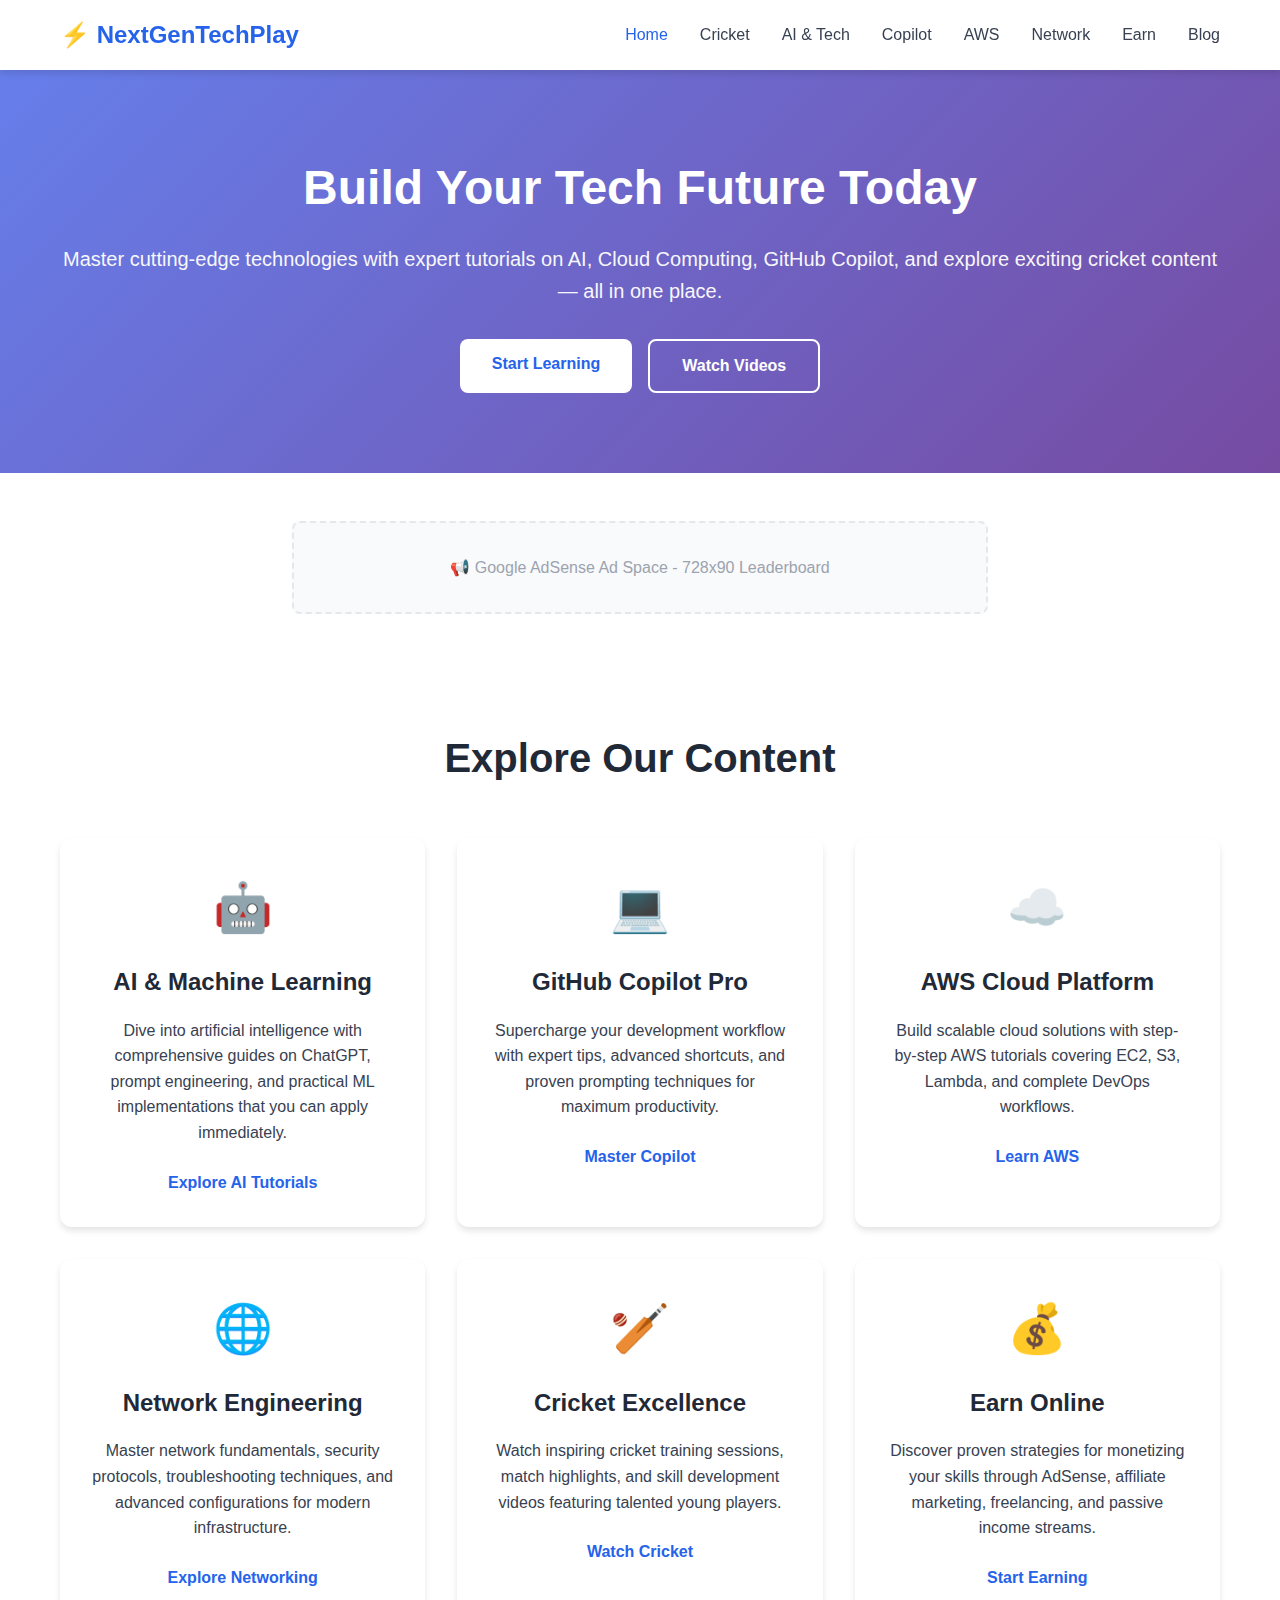
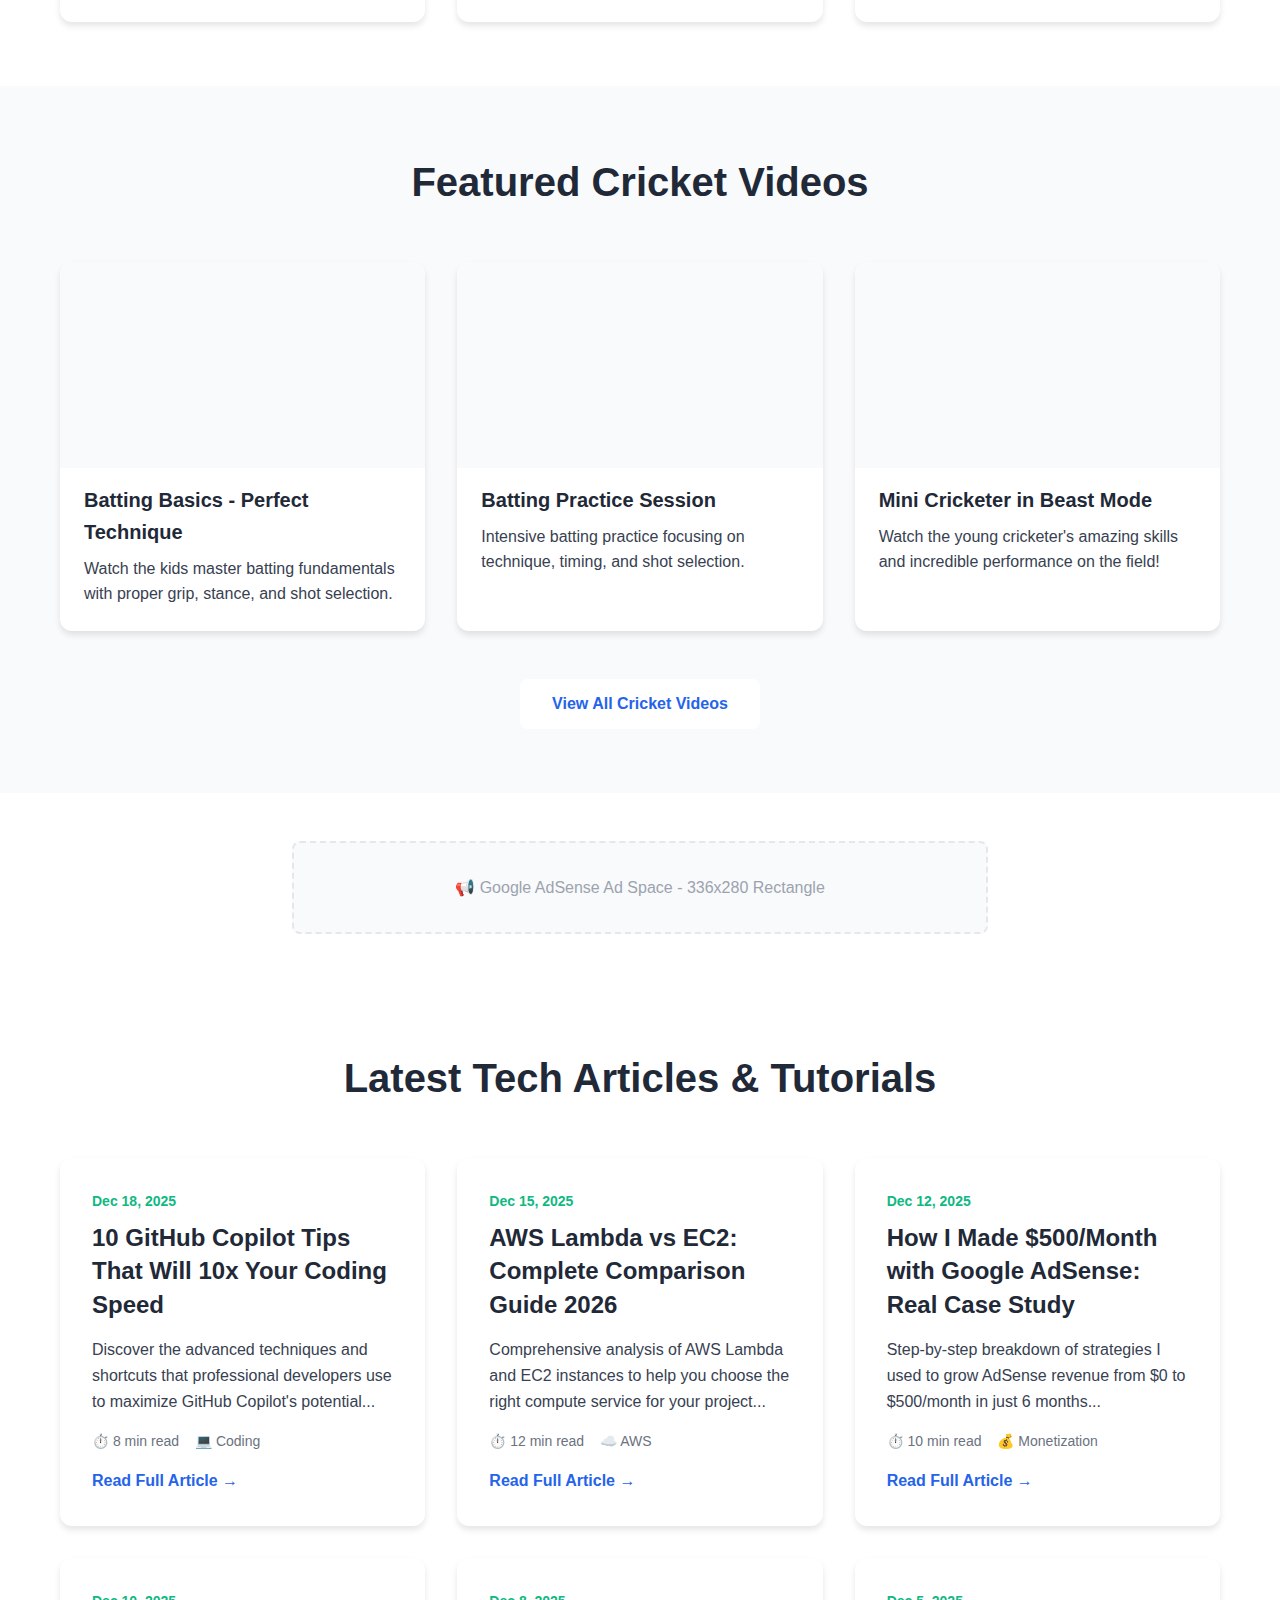
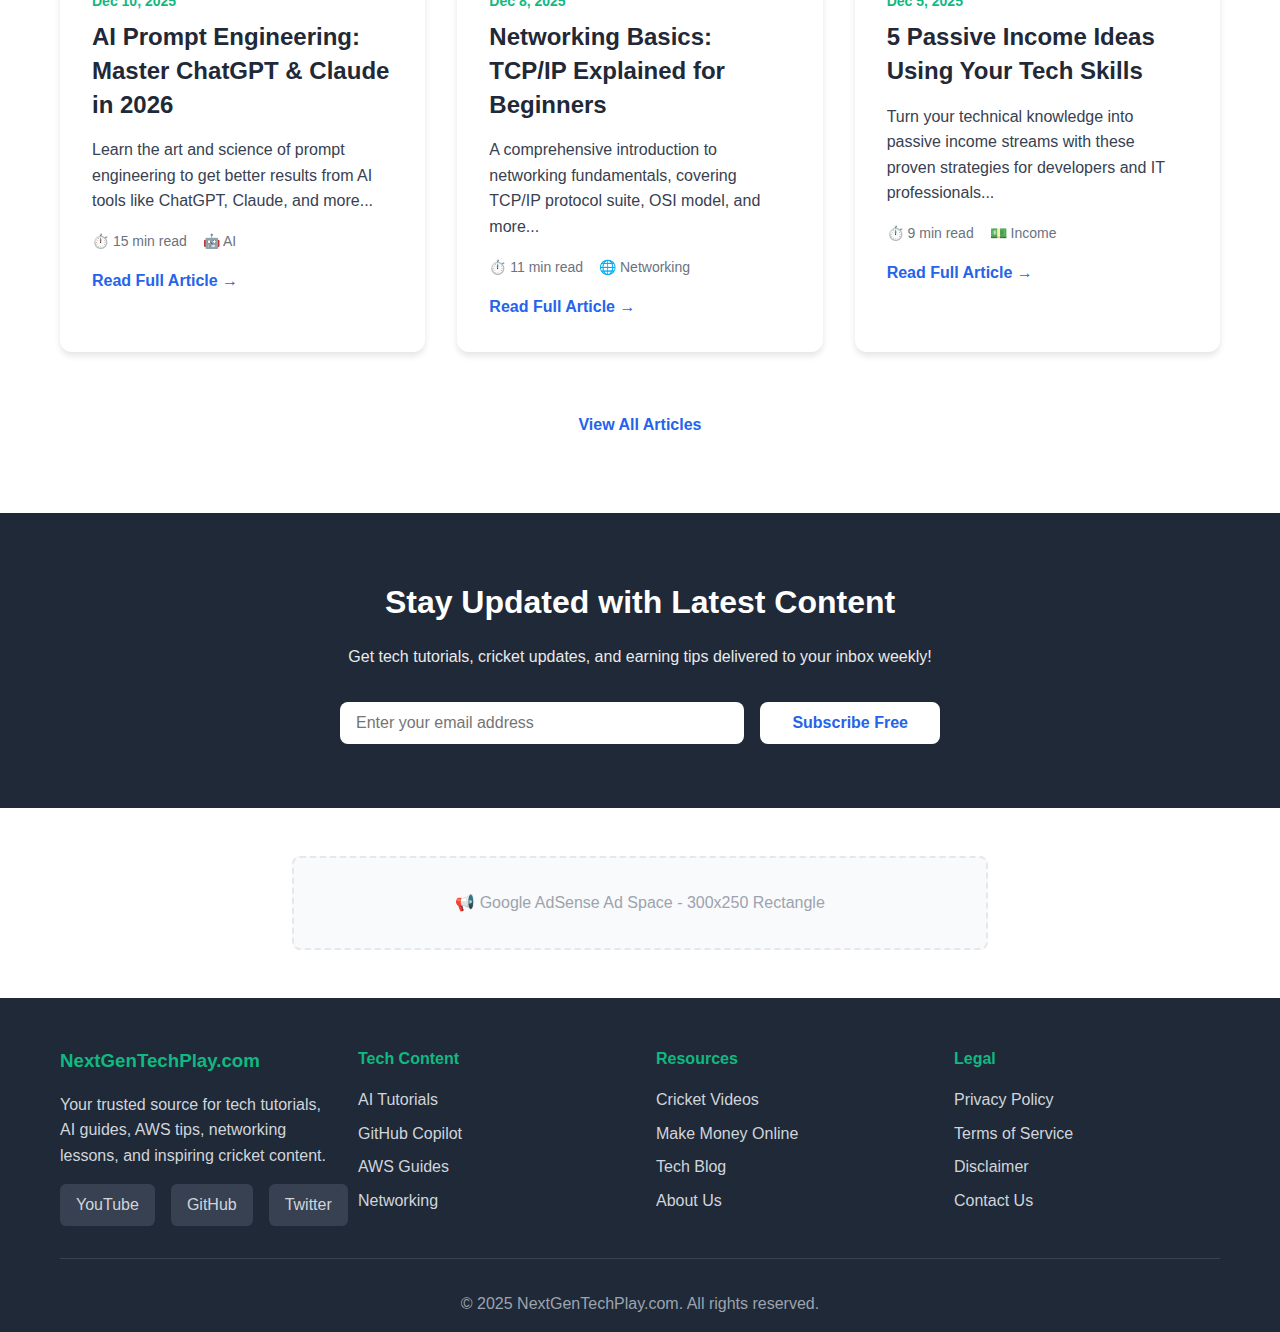
<file: index.html>
<!DOCTYPE html>
<html lang="en">
<head>
    <meta charset="UTF-8">
    <meta name="viewport" content="width=device-width, initial-scale=1.0">
    <meta name="description" content="Expert tutorials on AI, GitHub Copilot, AWS, networking, and kids cricket videos. Learn tech skills and make money online with proven strategies.">
    <meta name="keywords" content="AI tutorials, GitHub Copilot tips, AWS guides, networking, cricket videos, make money online, AdSense, tech blog">
    <meta name="author" content="NextGenTechPlay">
    <title>NextGenTechPlay - AI, AWS, GitHub Copilot & Online Earning</title>
    
    <!-- Google Fonts -->
    <link rel="preconnect" href="https://fonts.googleapis.com">
    <link rel="preconnect" href="https://fonts.gstatic.com" crossorigin>
    <link href="https://fonts.googleapis.com/css2?family=Inter:wght@400;500;600;700;800&display=swap" rel="stylesheet">
    
    <!-- Google AdSense -->
    <script async src="https://pagead2.googlesyndication.com/pagead/js/adsbygoogle.js?client=ca-pub-1713981779699187"
     crossorigin="anonymous"></script>
    
    <link rel="stylesheet" href="css/style.css">
</head>
<body>
    <!-- Navigation -->
    <header>
        <nav class="navbar">
            <div class="container">
                <div class="logo">
                    <h1>⚡ NextGenTechPlay</h1>
                </div>
                <button class="mobile-toggle" id="mobileToggle">☰</button>
                <ul class="nav-menu" id="navMenu">
                    <li><a href="index.html" class="active">Home</a></li>
                    <li><a href="cricket-videos.html">Cricket</a></li>
                    <li><a href="ai-tutorials.html">AI & Tech</a></li>
                    <li><a href="github-copilot.html">Copilot</a></li>
                    <li><a href="aws-guides.html">AWS</a></li>
                    <li><a href="networking.html">Network</a></li>
                    <li><a href="money-online.html">Earn</a></li>
                    <li><a href="blog.html">Blog</a></li>
                </ul>
            </div>
        </nav>
    </header>

    <!-- Hero Section -->
    <section class="hero">
        <div class="container">
            <h1>Build Your Tech Future Today</h1>
            <p class="hero-subtitle">Master cutting-edge technologies with expert tutorials on AI, Cloud Computing, GitHub Copilot, and explore exciting cricket content — all in one place.</p>
            <div class="cta-buttons">
                <a href="#featured" class="btn btn-primary">Start Learning</a>
                <a href="youtube-channels.html" class="btn btn-secondary">Watch Videos</a>
            </div>
        </div>
    </section>

    <!-- AdSense Top Banner -->
    <div class="ad-container">
        <div class="ad-placeholder">
            <p>📢 Google AdSense Ad Space - 728x90 Leaderboard</p>
            <!-- Replace with actual AdSense code after approval -->
        </div>
    </div>

    <!-- Featured Content -->
    <section id="featured" class="featured-section">
        <div class="container">
            <h2 class="section-title">Explore Our Content</h2>
            <div class="content-grid">
                
                <!-- AI Tutorials -->
                <article class="content-card">
                    <div class="card-icon">🤖</div>
                    <h3>AI & Machine Learning</h3>
                    <p>Dive into artificial intelligence with comprehensive guides on ChatGPT, prompt engineering, and practical ML implementations that you can apply immediately.</p>
                    <a href="ai-tutorials.html" class="card-link">Explore AI Tutorials</a>
                </article>

                <!-- GitHub Copilot -->
                <article class="content-card">
                    <div class="card-icon">💻</div>
                    <h3>GitHub Copilot Pro</h3>
                    <p>Supercharge your development workflow with expert tips, advanced shortcuts, and proven prompting techniques for maximum productivity.</p>
                    <a href="github-copilot.html" class="card-link">Master Copilot</a>
                </article>

                <!-- AWS Cloud -->
                <article class="content-card">
                    <div class="card-icon">☁️</div>
                    <h3>AWS Cloud Platform</h3>
                    <p>Build scalable cloud solutions with step-by-step AWS tutorials covering EC2, S3, Lambda, and complete DevOps workflows.</p>
                    <a href="aws-guides.html" class="card-link">Learn AWS</a>
                </article>

                <!-- Networking -->
                <article class="content-card">
                    <div class="card-icon">🌐</div>
                    <h3>Network Engineering</h3>
                    <p>Master network fundamentals, security protocols, troubleshooting techniques, and advanced configurations for modern infrastructure.</p>
                    <a href="networking.html" class="card-link">Explore Networking</a>
                </article>

                <!-- Cricket Videos -->
                <article class="content-card">
                    <div class="card-icon">🏏</div>
                    <h3>Cricket Excellence</h3>
                    <p>Watch inspiring cricket training sessions, match highlights, and skill development videos featuring talented young players.</p>
                    <a href="cricket-videos.html" class="card-link">Watch Cricket</a>
                </article>

                <!-- Make Money Online -->
                <article class="content-card">
                    <div class="card-icon">💰</div>
                    <h3>Earn Online</h3>
                    <p>Discover proven strategies for monetizing your skills through AdSense, affiliate marketing, freelancing, and passive income streams.</p>
                    <a href="money-online.html" class="card-link">Start Earning</a>
                </article>

            </div>
        </div>
    </section>

    <!-- Latest Cricket Videos -->
    <section class="videos-section">
        <div class="container">
            <h2 class="section-title">Featured Cricket Videos</h2>
            <div class="video-grid">
                
                <div class="video-card">
                    <div class="video-wrapper">
                        <iframe src="https://www.youtube.com/embed/CubGIJ7C4Bw" 
                                title="Batting Basics" 
                                frameborder="0" 
                                allow="accelerometer; autoplay; clipboard-write; encrypted-media; gyroscope; picture-in-picture" 
                                allowfullscreen></iframe>
                    </div>
                    <h3>Batting Basics - Perfect Technique</h3>
                    <p>Watch the kids master batting fundamentals with proper grip, stance, and shot selection.</p>
                </div>

                <div class="video-card">
                    <div class="video-wrapper">
                        <iframe src="https://www.youtube.com/embed/r0IBuLnJEcg" 
                                title="Batting Practice" 
                                frameborder="0" 
                                allow="accelerometer; autoplay; clipboard-write; encrypted-media; gyroscope; picture-in-picture" 
                                allowfullscreen></iframe>
                    </div>
                    <h3>Batting Practice Session</h3>
                    <p>Intensive batting practice focusing on technique, timing, and shot selection.</p>
                </div>

                <div class="video-card">
                    <div class="video-wrapper">
                        <iframe src="https://www.youtube.com/embed/rIgujmQAwic" 
                                title="Mini Cricketer in Beast Mode" 
                                frameborder="0" 
                                allow="accelerometer; autoplay; clipboard-write; encrypted-media; gyroscope; picture-in-picture" 
                                allowfullscreen></iframe>
                    </div>
                    <h3>Mini Cricketer in Beast Mode</h3>
                    <p>Watch the young cricketer's amazing skills and incredible performance on the field!</p>
                </div>

            </div>
            <div class="view-more">
                <a href="cricket-videos.html" class="btn btn-primary">View All Cricket Videos</a>
            </div>
        </div>
    </section>

    <!-- AdSense Middle Banner -->
    <div class="ad-container">
        <div class="ad-placeholder">
            <p>📢 Google AdSense Ad Space - 336x280 Rectangle</p>
        </div>
    </div>

    <!-- Latest Blog Posts -->
    <section class="blog-section">
        <div class="container">
            <h2 class="section-title">Latest Tech Articles & Tutorials</h2>
            <div class="blog-grid">
                
                <article class="blog-card">
                    <div class="blog-date">Dec 18, 2025</div>
                    <h3>10 GitHub Copilot Tips That Will 10x Your Coding Speed</h3>
                    <p>Discover the advanced techniques and shortcuts that professional developers use to maximize GitHub Copilot's potential...</p>
                    <div class="blog-meta">
                        <span>⏱️ 8 min read</span>
                        <span>💻 Coding</span>
                    </div>
                    <a href="blog/copilot-tips.html" class="blog-link">Read Full Article →</a>
                </article>

                <article class="blog-card">
                    <div class="blog-date">Dec 15, 2025</div>
                    <h3>AWS Lambda vs EC2: Complete Comparison Guide 2026</h3>
                    <p>Comprehensive analysis of AWS Lambda and EC2 instances to help you choose the right compute service for your project...</p>
                    <div class="blog-meta">
                        <span>⏱️ 12 min read</span>
                        <span>☁️ AWS</span>
                    </div>
                    <a href="blog/lambda-vs-ec2.html" class="blog-link">Read Full Article →</a>
                </article>

                <article class="blog-card">
                    <div class="blog-date">Dec 12, 2025</div>
                    <h3>How I Made $500/Month with Google AdSense: Real Case Study</h3>
                    <p>Step-by-step breakdown of strategies I used to grow AdSense revenue from $0 to $500/month in just 6 months...</p>
                    <div class="blog-meta">
                        <span>⏱️ 10 min read</span>
                        <span>💰 Monetization</span>
                    </div>
                    <a href="blog/adsense-guide.html" class="blog-link">Read Full Article →</a>
                </article>

                <article class="blog-card">
                    <div class="blog-date">Dec 10, 2025</div>
                    <h3>AI Prompt Engineering: Master ChatGPT & Claude in 2026</h3>
                    <p>Learn the art and science of prompt engineering to get better results from AI tools like ChatGPT, Claude, and more...</p>
                    <div class="blog-meta">
                        <span>⏱️ 15 min read</span>
                        <span>🤖 AI</span>
                    </div>
                    <a href="blog/prompt-engineering.html" class="blog-link">Read Full Article →</a>
                </article>

                <article class="blog-card">
                    <div class="blog-date">Dec 8, 2025</div>
                    <h3>Networking Basics: TCP/IP Explained for Beginners</h3>
                    <p>A comprehensive introduction to networking fundamentals, covering TCP/IP protocol suite, OSI model, and more...</p>
                    <div class="blog-meta">
                        <span>⏱️ 11 min read</span>
                        <span>🌐 Networking</span>
                    </div>
                    <a href="blog/tcp-ip-basics.html" class="blog-link">Read Full Article →</a>
                </article>

                <article class="blog-card">
                    <div class="blog-date">Dec 5, 2025</div>
                    <h3>5 Passive Income Ideas Using Your Tech Skills</h3>
                    <p>Turn your technical knowledge into passive income streams with these proven strategies for developers and IT professionals...</p>
                    <div class="blog-meta">
                        <span>⏱️ 9 min read</span>
                        <span>💵 Income</span>
                    </div>
                    <a href="blog/passive-income.html" class="blog-link">Read Full Article →</a>
                </article>

            </div>
            <div class="view-more">
                <a href="blog.html" class="btn btn-primary">View All Articles</a>
            </div>
        </div>
    </section>

    <!-- Newsletter Section -->
    <section class="newsletter-section">
        <div class="container">
            <h2>Stay Updated with Latest Content</h2>
            <p>Get tech tutorials, cricket updates, and earning tips delivered to your inbox weekly!</p>
            <form class="newsletter-form" id="newsletterForm">
                <input type="email" placeholder="Enter your email address" required>
                <button type="submit" class="btn btn-primary">Subscribe Free</button>
            </form>
        </div>
    </section>

    <!-- AdSense Bottom Banner -->
    <div class="ad-container">
        <div class="ad-placeholder">
            <p>📢 Google AdSense Ad Space - 300x250 Rectangle</p>
        </div>
    </div>

    <!-- Footer -->
    <footer>
        <div class="container">
            <div class="footer-grid">
                
                <div class="footer-section">
                    <h3>NextGenTechPlay.com</h3>
                    <p>Your trusted source for tech tutorials, AI guides, AWS tips, networking lessons, and inspiring cricket content.</p>
                    <div class="social-links">
                        <a href="https://youtube.com/@YourChannel" target="_blank">YouTube</a>
                        <a href="https://github.com/YourUsername" target="_blank">GitHub</a>
                        <a href="https://twitter.com/YourHandle" target="_blank">Twitter</a>
                    </div>
                </div>

                <div class="footer-section">
                    <h4>Tech Content</h4>
                    <ul>
                        <li><a href="ai-tutorials.html">AI Tutorials</a></li>
                        <li><a href="github-copilot.html">GitHub Copilot</a></li>
                        <li><a href="aws-guides.html">AWS Guides</a></li>
                        <li><a href="networking.html">Networking</a></li>
                    </ul>
                </div>

                <div class="footer-section">
                    <h4>Resources</h4>
                    <ul>
                        <li><a href="cricket-videos.html">Cricket Videos</a></li>
                        <li><a href="money-online.html">Make Money Online</a></li>
                        <li><a href="blog.html">Tech Blog</a></li>
                        <li><a href="about.html">About Us</a></li>
                    </ul>
                </div>

                <div class="footer-section">
                    <h4>Legal</h4>
                    <ul>
                        <li><a href="privacy-policy.html">Privacy Policy</a></li>
                        <li><a href="terms.html">Terms of Service</a></li>
                        <li><a href="disclaimer.html">Disclaimer</a></li>
                        <li><a href="contact.html">Contact Us</a></li>
                    </ul>
                </div>

            </div>
            <div class="footer-bottom">
                <p>&copy; 2025 NextGenTechPlay.com. All rights reserved.</p>
            </div>
        </div>
    </footer>

    <script src="js/script.js"></script>
</body>
</html>
</file>
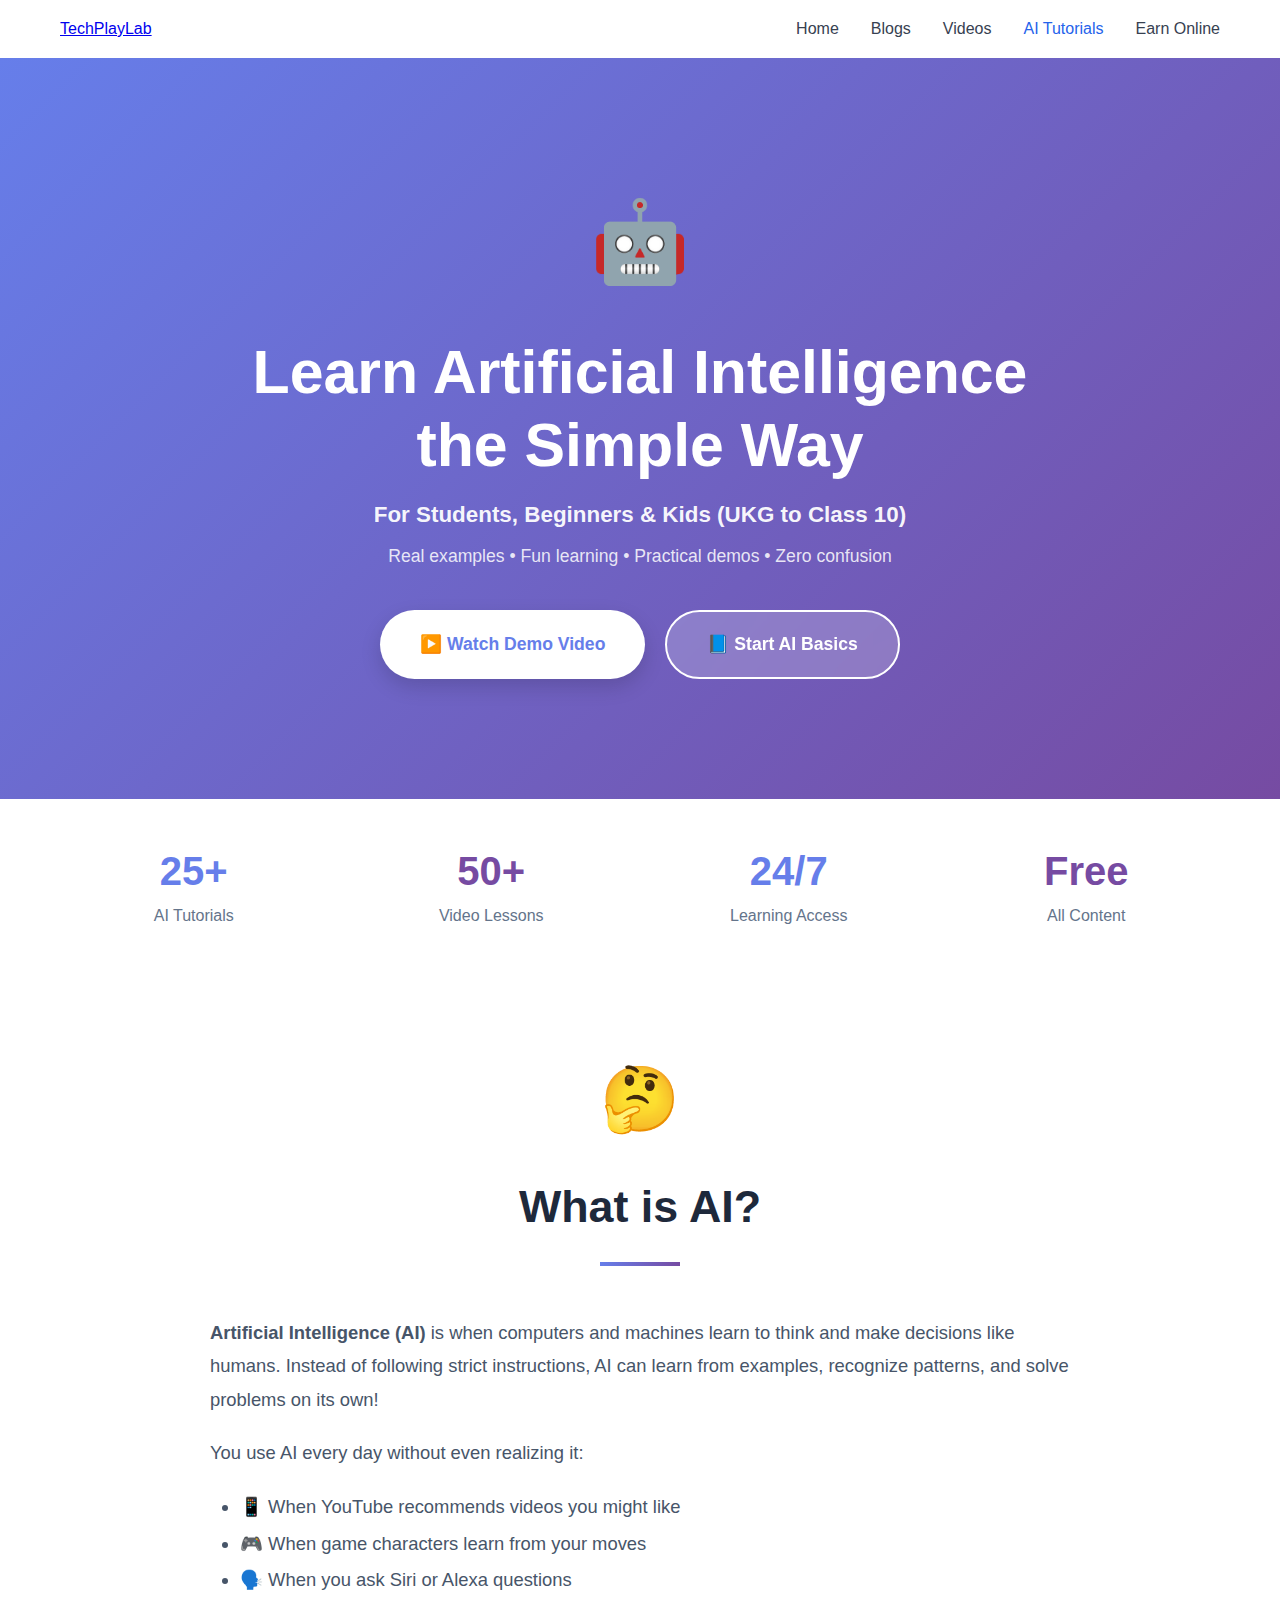
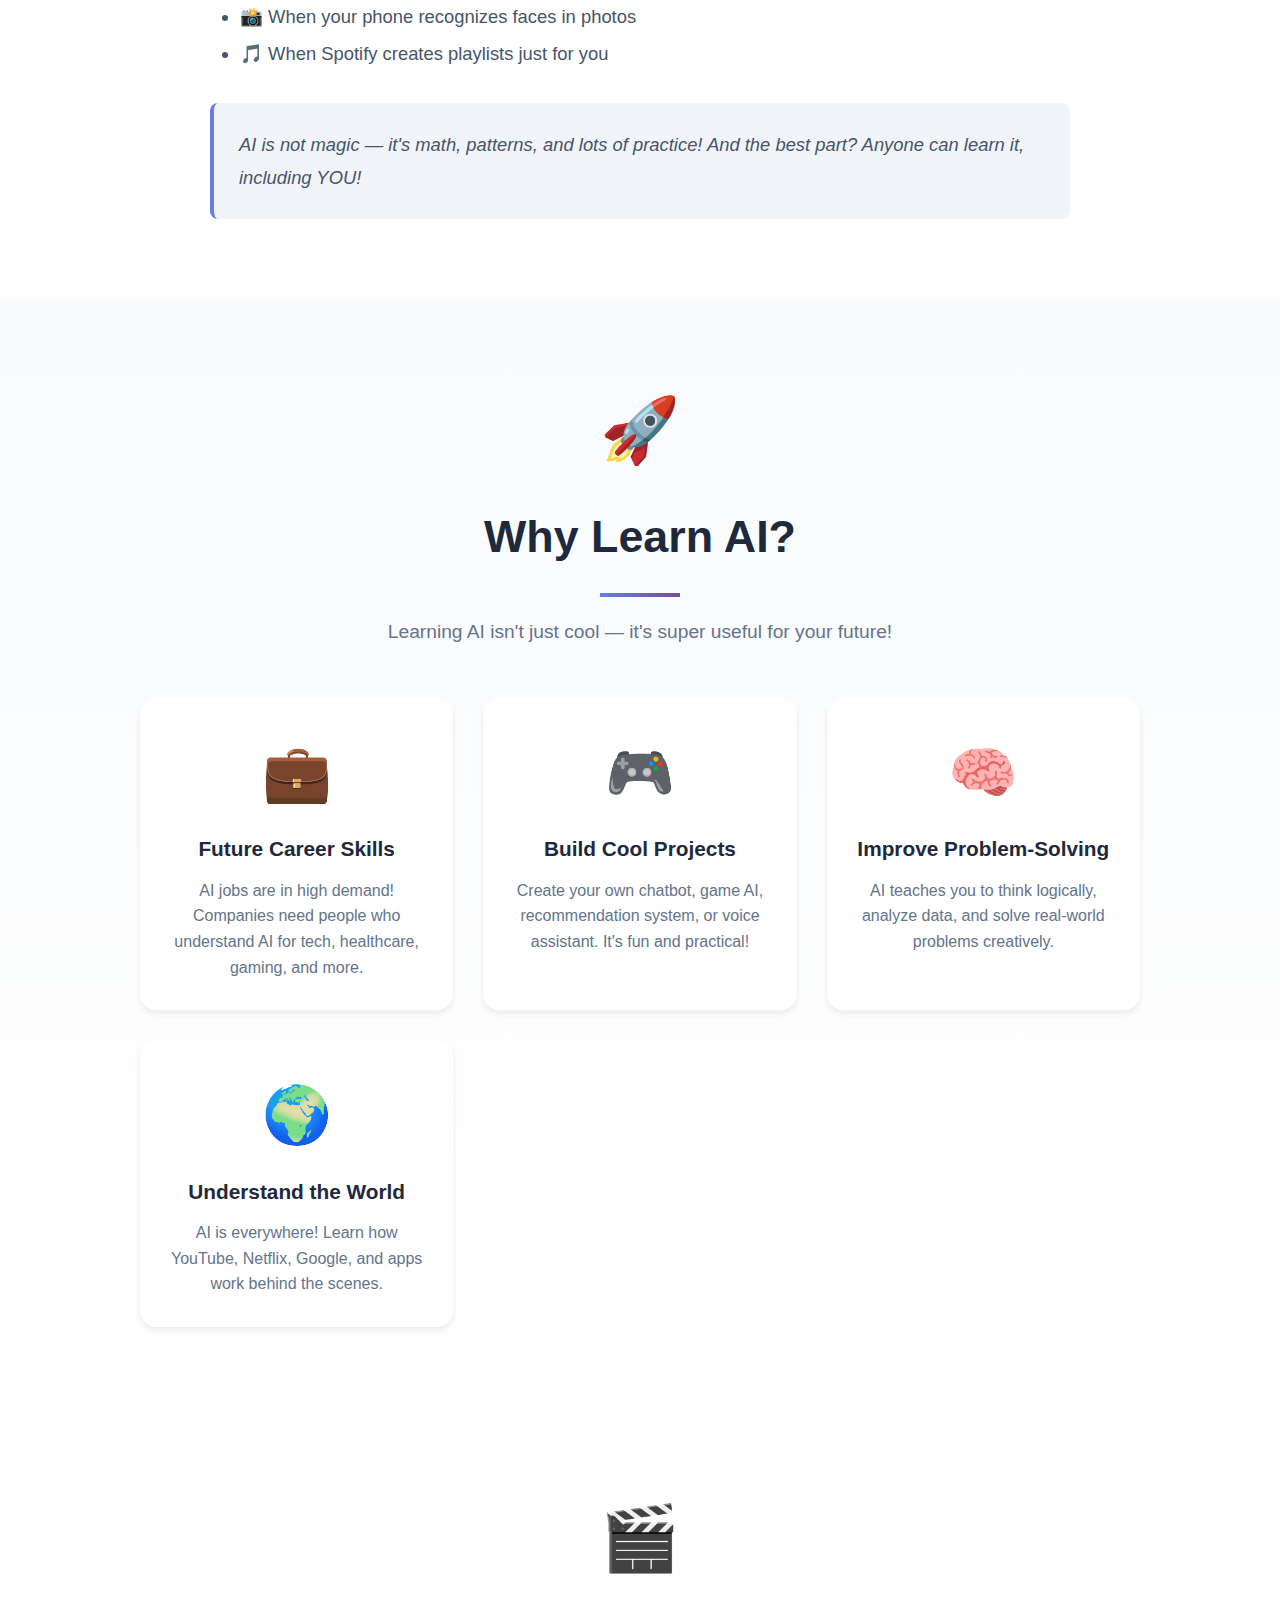
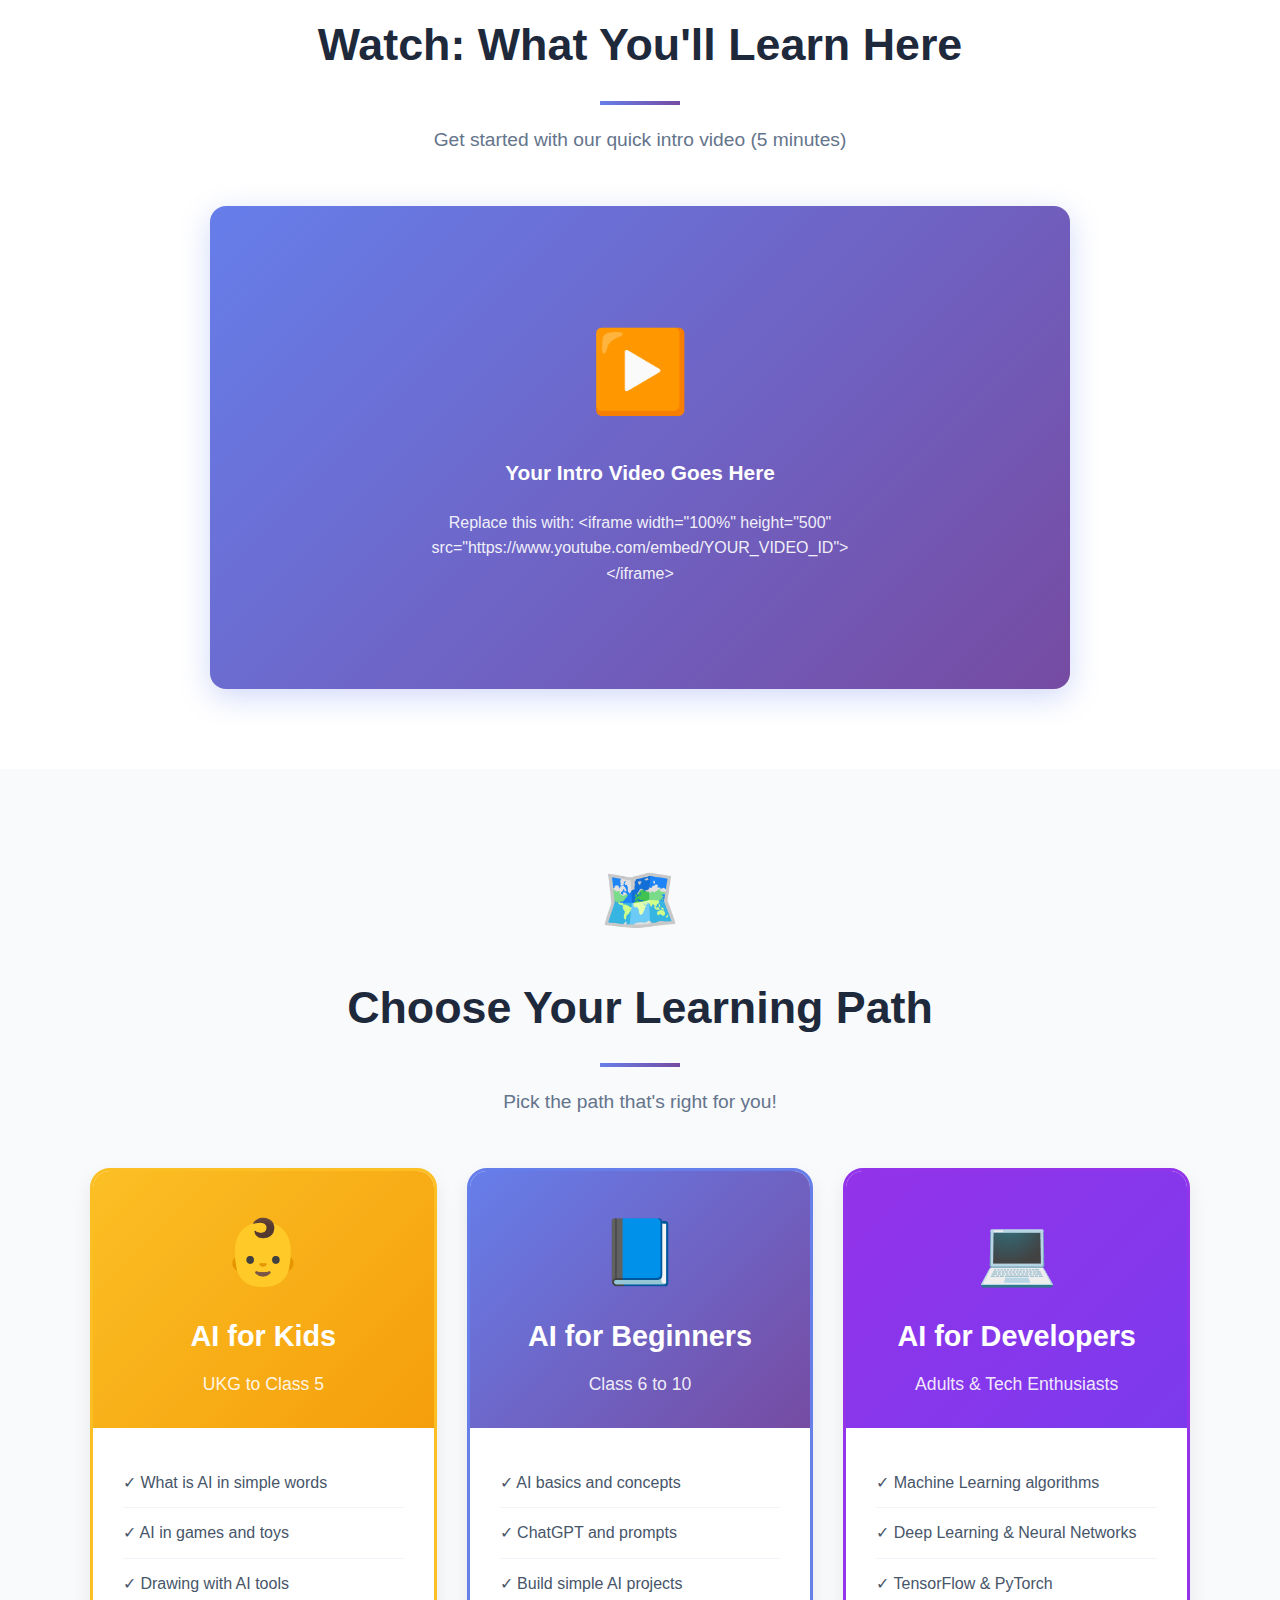
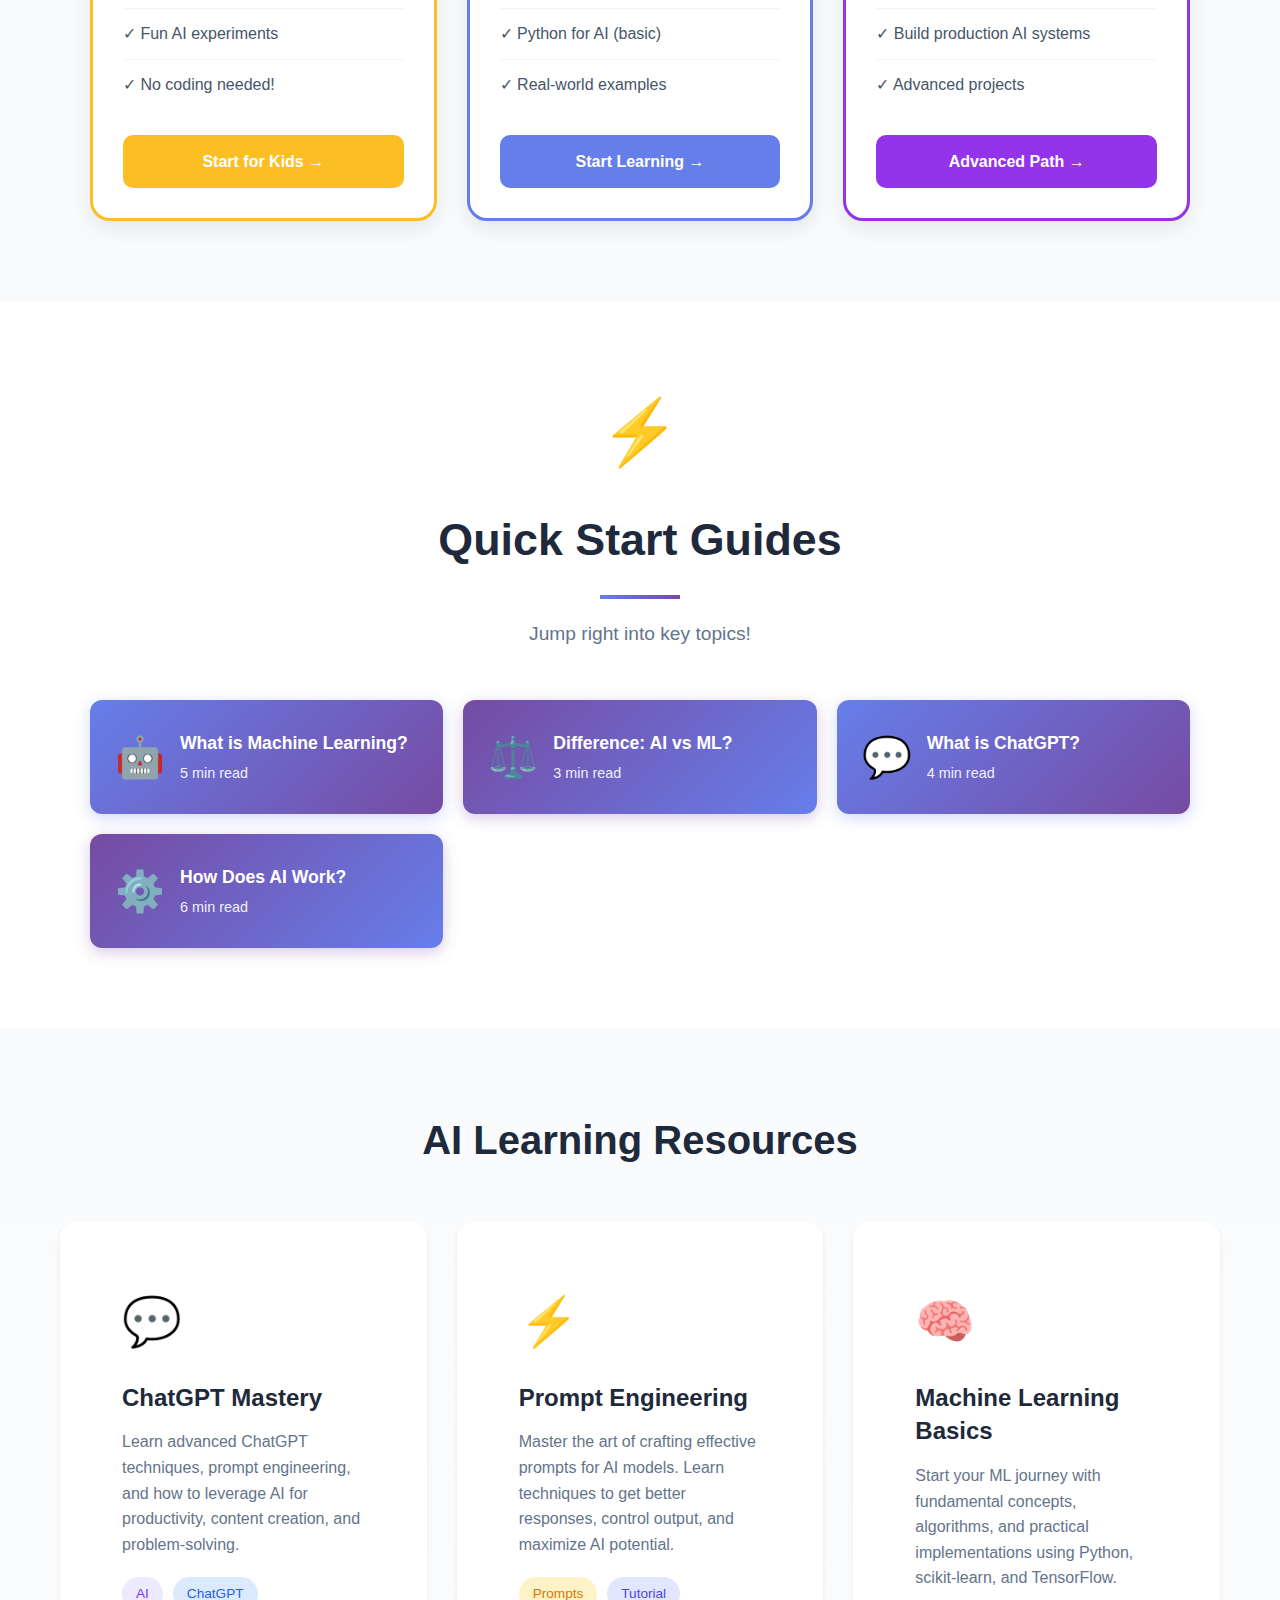
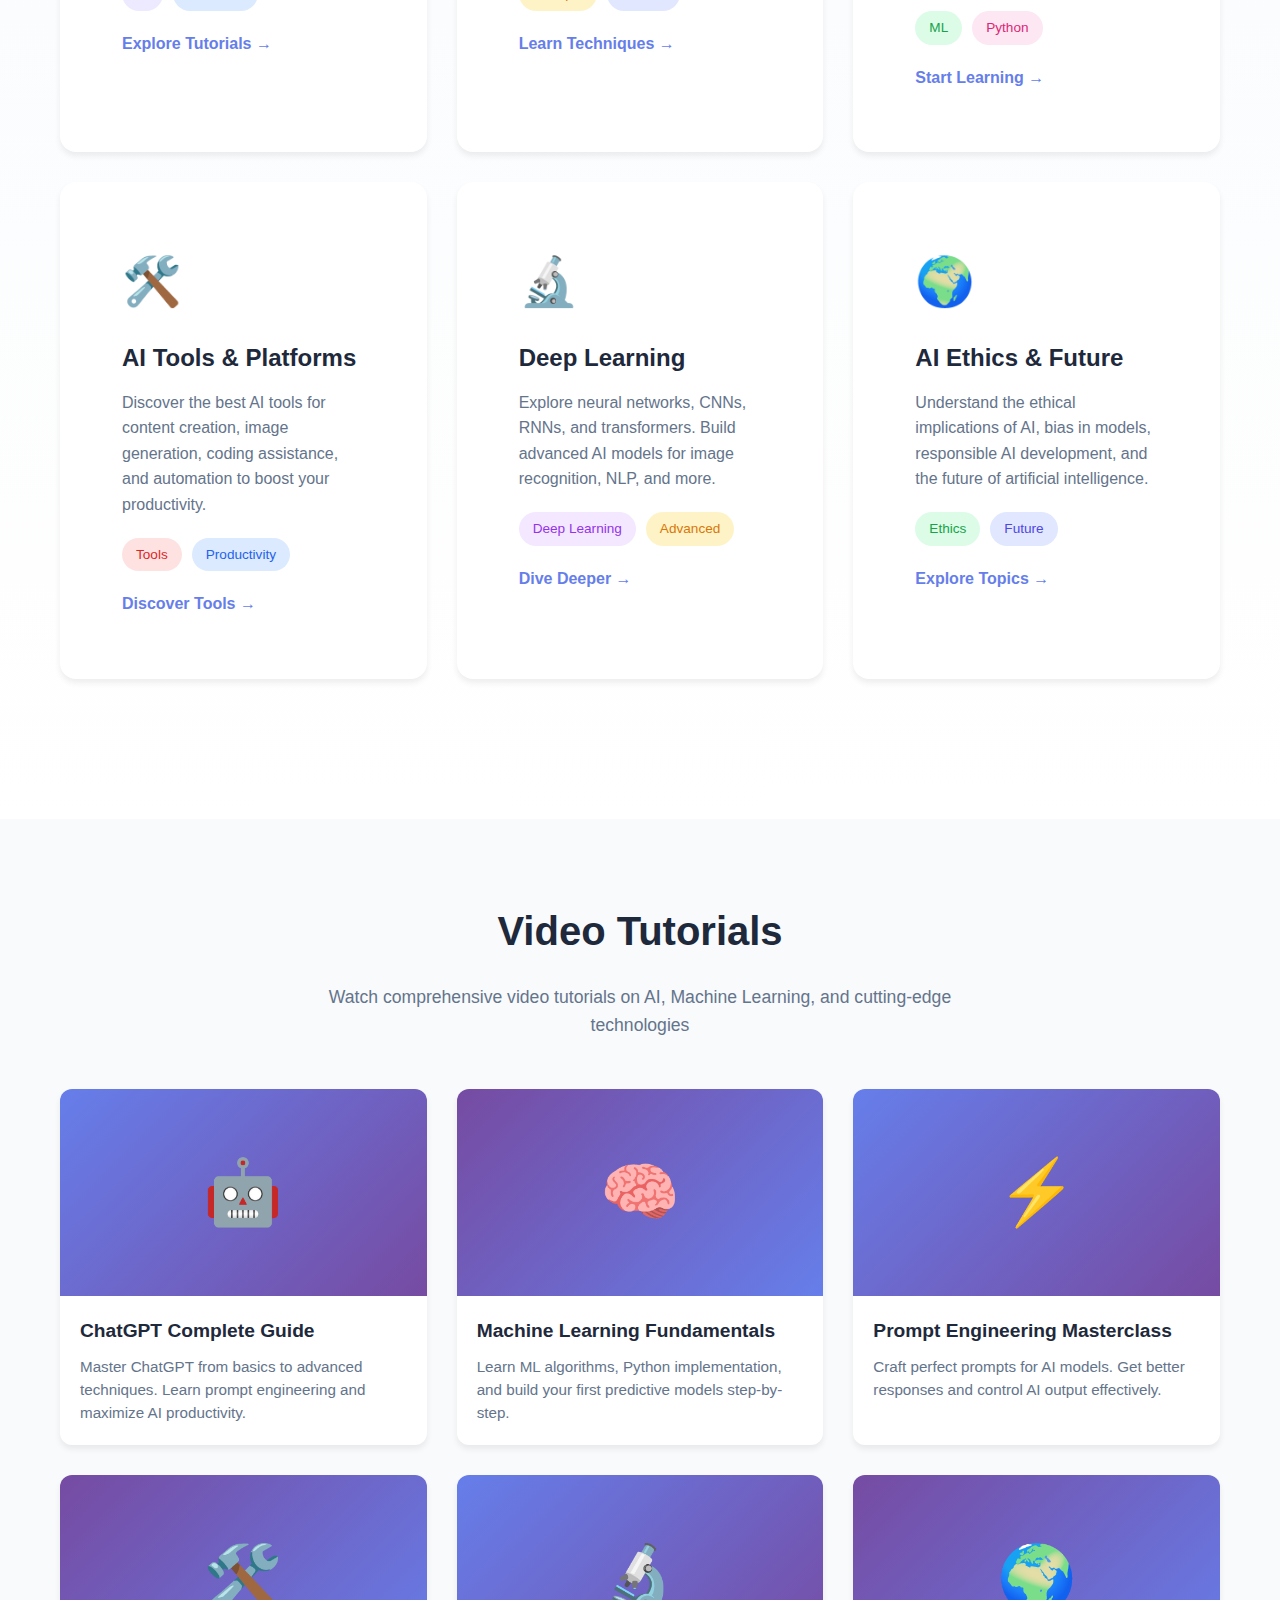
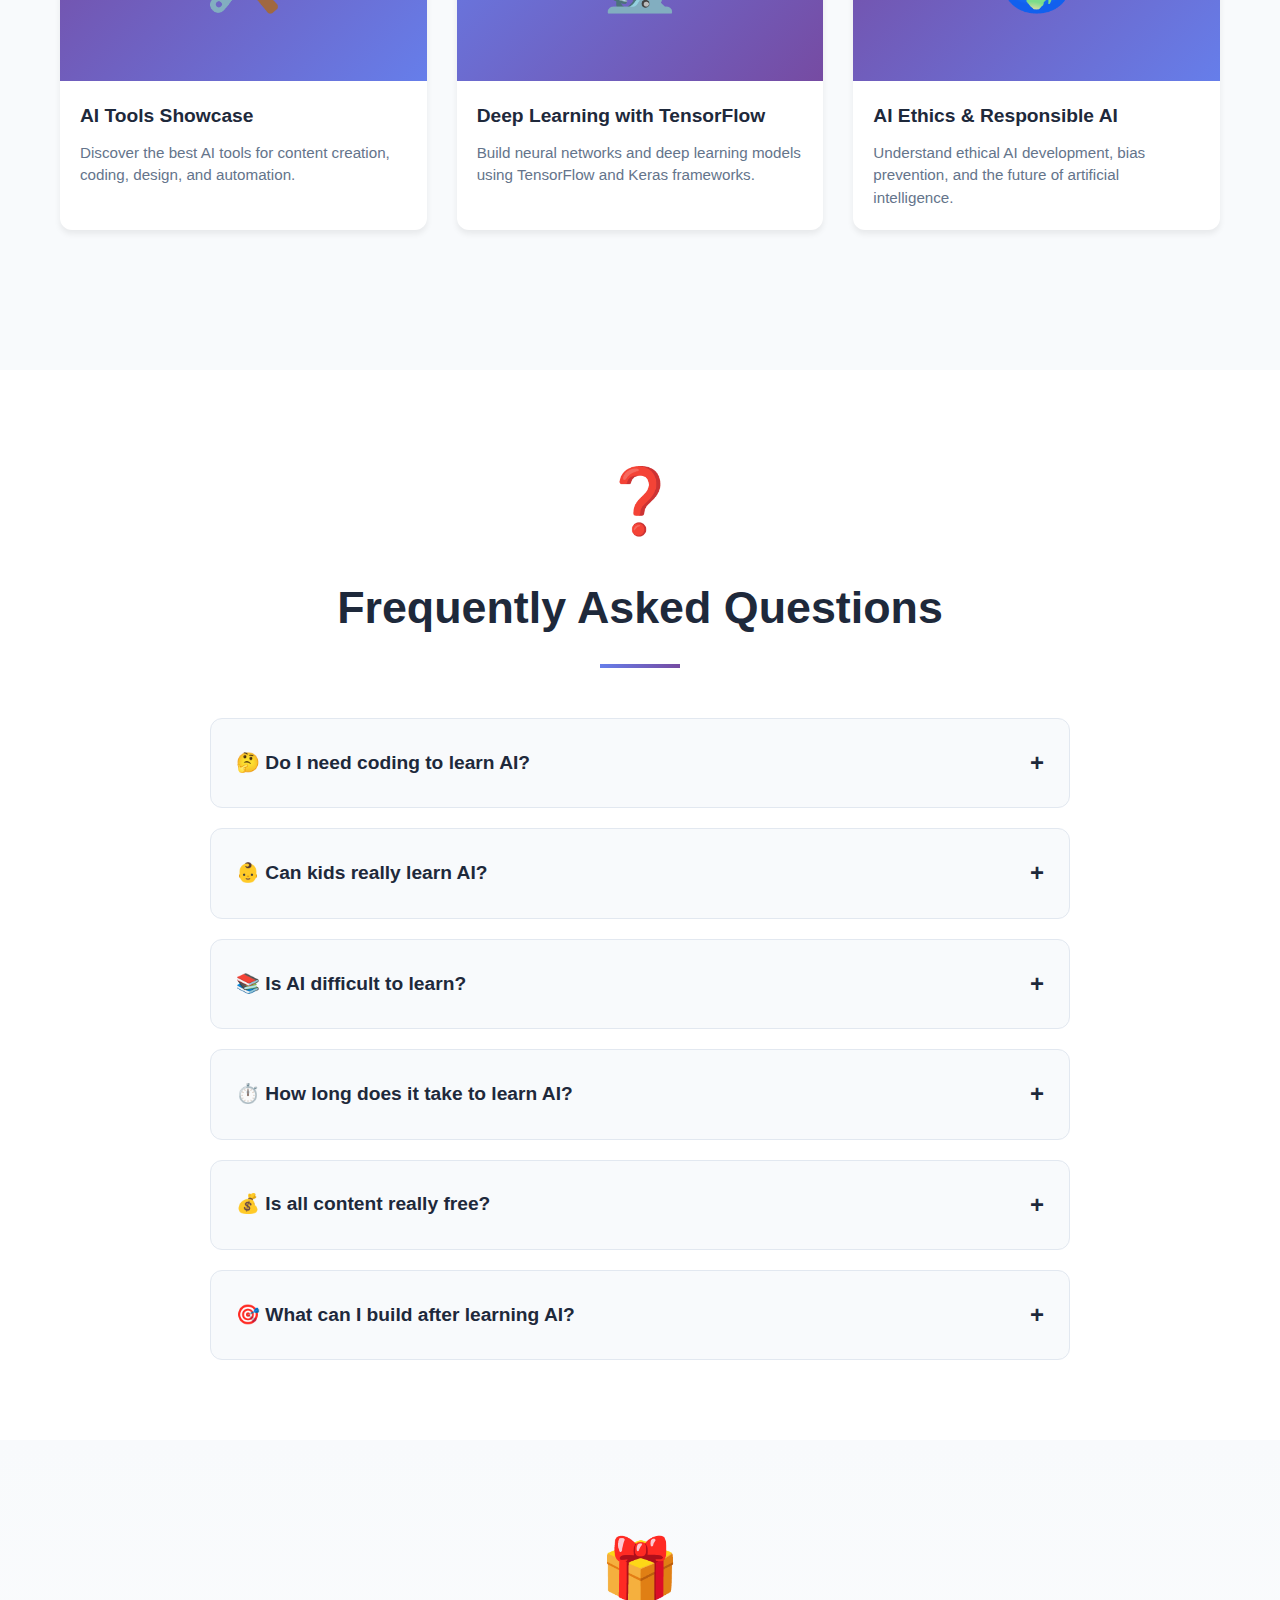
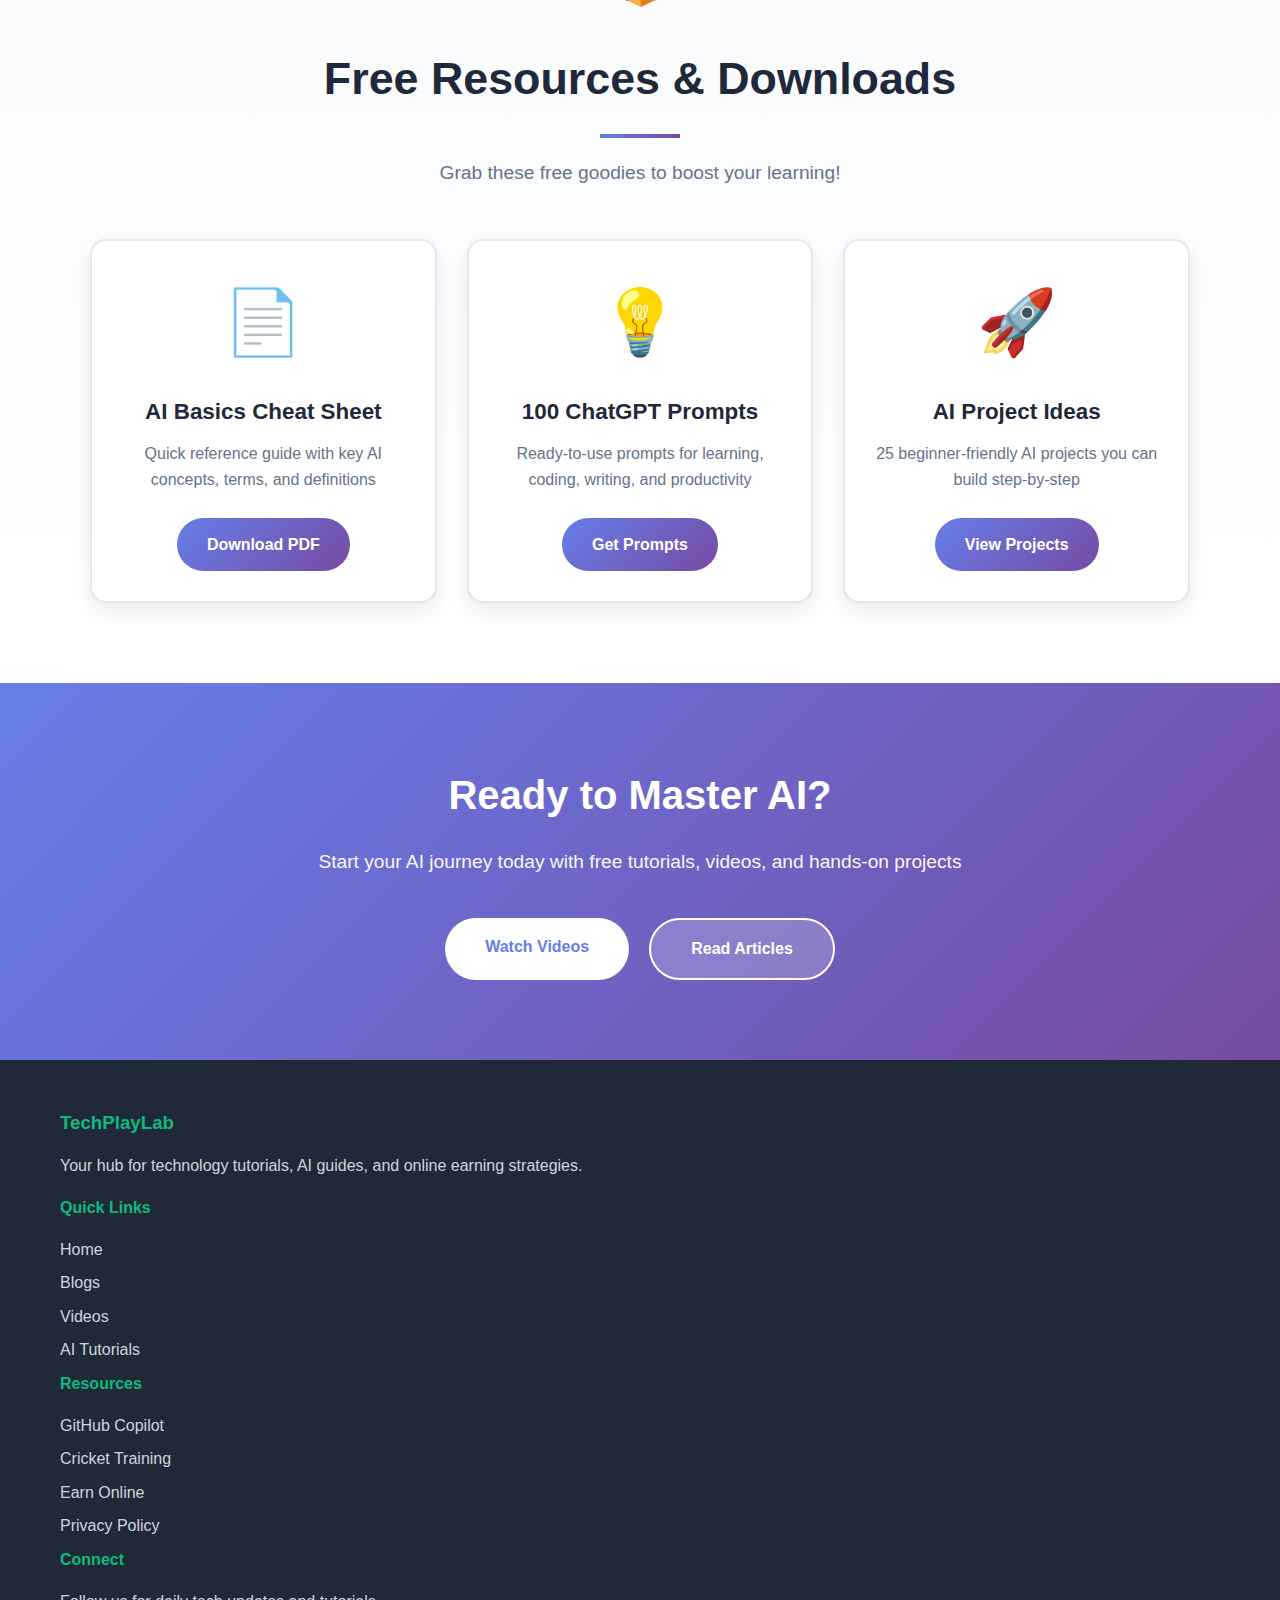
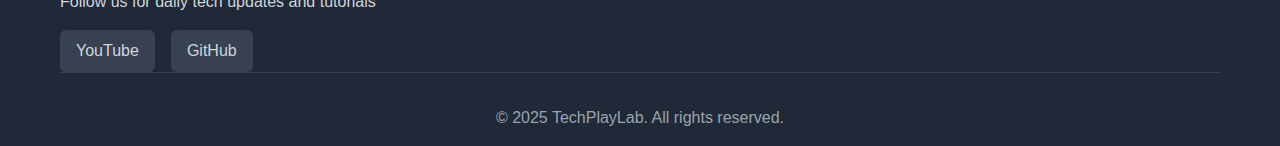
<file: ai-tutorials.html>
<!DOCTYPE html>
<html lang="en">
<head>
    <meta charset="UTF-8">
    <meta name="viewport" content="width=device-width, initial-scale=1.0">
    <title>AI & Machine Learning Tutorials - TechPlayLab</title>
    <meta name="description" content="Comprehensive AI and Machine Learning tutorials covering ChatGPT, prompt engineering, practical ML implementations, and artificial intelligence guides.">
    <link rel="preconnect" href="https://fonts.googleapis.com">
    <link rel="preconnect" href="https://fonts.gstatic.com" crossorigin>
    <link href="https://fonts.googleapis.com/css2?family=Inter:wght@400;500;600;700;800&display=swap" rel="stylesheet">
    <link rel="stylesheet" href="css/style.css">
    <script async src="https://pagead2.googlesyndication.com/pagead/js/adsbygoogle.js?client=ca-pub-1713981779699187"
     crossorigin="anonymous"></script>
</head>
<body>
    <!-- Navigation -->
    <nav class="navbar">
        <div class="container">
            <a href="index.html" class="logo">TechPlayLab</a>
            <ul class="nav-menu">
                <li><a href="index.html">Home</a></li>
                <li><a href="blog.html">Blogs</a></li>
                <li><a href="youtube-channels.html">Videos</a></li>
                <li><a href="ai-tutorials.html" class="active">AI Tutorials</a></li>
                <li><a href="money-online.html">Earn Online</a></li>
            </ul>
        </div>
    </nav>

    <!-- Hero Section -->
    <section class="hero-section" style="background: linear-gradient(135deg, #667eea 0%, #764ba2 100%); padding: 120px 0;">
        <div class="container" style="text-align: center;">
            <div style="font-size: 80px; margin-bottom: 30px;">🤖</div>
            <h1 style="color: white; font-size: 3.8rem; margin-bottom: 15px; font-weight: 800; line-height: 1.2;">Learn Artificial Intelligence<br>the Simple Way</h1>
            <p style="color: rgba(255,255,255,0.95); font-size: 1.4rem; margin-bottom: 10px; font-weight: 600;">For Students, Beginners & Kids (UKG to Class 10)</p>
            <p style="color: rgba(255,255,255,0.85); font-size: 1.1rem; max-width: 700px; margin: 0 auto 40px; line-height: 1.6;">Real examples • Fun learning • Practical demos • Zero confusion</p>
            <div style="display: flex; gap: 20px; justify-content: center; flex-wrap: wrap; margin-top: 40px;">
                <a href="#demo-video" style="background: white; color: #667eea; padding: 18px 40px; border-radius: 50px; font-weight: 700; text-decoration: none; display: inline-flex; align-items: center; gap: 10px; font-size: 1.1rem; box-shadow: 0 8px 20px rgba(0,0,0,0.15); transition: transform 0.3s ease;">
                    ▶️ Watch Demo Video
                </a>
                <a href="#ai-basics" style="background: rgba(255,255,255,0.2); color: white; padding: 18px 40px; border-radius: 50px; font-weight: 700; text-decoration: none; display: inline-flex; align-items: center; gap: 10px; font-size: 1.1rem; border: 2px solid white; backdrop-filter: blur(10px); transition: transform 0.3s ease;">
                    📘 Start AI Basics
                </a>
            </div>
        </div>
    </section>

    <!-- Stats Section -->
    <section style="background: white; padding: 40px 0; box-shadow: 0 4px 6px rgba(0,0,0,0.05);">
        <div class="container">
            <div class="stats-grid" style="display: grid; grid-template-columns: repeat(auto-fit, minmax(200px, 1fr)); gap: 30px; text-align: center;">
                <div>
                    <div style="font-size: 2.5rem; font-weight: 800; color: #667eea;">25+</div>
                    <div style="color: #64748b; font-size: 1rem;">AI Tutorials</div>
                </div>
                <div>
                    <div style="font-size: 2.5rem; font-weight: 800; color: #764ba2;">50+</div>
                    <div style="color: #64748b; font-size: 1rem;">Video Lessons</div>
                </div>
                <div>
                    <div style="font-size: 2.5rem; font-weight: 800; color: #667eea;">24/7</div>
                    <div style="color: #64748b; font-size: 1rem;">Learning Access</div>
                </div>
                <div>
                    <div style="font-size: 2.5rem; font-weight: 800; color: #764ba2;">Free</div>
                    <div style="color: #64748b; font-size: 1rem;">All Content</div>
                </div>
            </div>
        </div>
    </section>

    <!-- Introduction: What is AI? -->
    <section style="padding: 80px 0; background: white;">
        <div class="container" style="max-width: 900px;">
            <div style="text-align: center; margin-bottom: 50px;">
                <div style="font-size: 4rem; margin-bottom: 20px;">🤔</div>
                <h2 style="font-size: 2.8rem; margin-bottom: 20px; color: #1e293b;">What is AI?</h2>
                <div style="width: 80px; height: 4px; background: linear-gradient(90deg, #667eea, #764ba2); margin: 0 auto 30px;"></div>
            </div>
            <div style="font-size: 1.15rem; line-height: 1.8; color: #475569; text-align: left;">
                <p style="margin-bottom: 20px;"><strong>Artificial Intelligence (AI)</strong> is when computers and machines learn to think and make decisions like humans. Instead of following strict instructions, AI can learn from examples, recognize patterns, and solve problems on its own!</p>
                <p style="margin-bottom: 20px;">You use AI every day without even realizing it:</p>
                <ul style="margin: 20px 0; padding-left: 30px; line-height: 2;">
                    <li>📱 When YouTube recommends videos you might like</li>
                    <li>🎮 When game characters learn from your moves</li>
                    <li>🗣️ When you ask Siri or Alexa questions</li>
                    <li>📸 When your phone recognizes faces in photos</li>
                    <li>🎵 When Spotify creates playlists just for you</li>
                </ul>
                <p style="margin-top: 30px; padding: 25px; background: #f1f5f9; border-left: 4px solid #667eea; border-radius: 8px; font-style: italic;">AI is not magic — it's math, patterns, and lots of practice! And the best part? Anyone can learn it, including YOU!</p>
            </div>
        </div>
    </section>

    <!-- Why Learn AI (Benefits) -->
    <section style="padding: 80px 0; background: linear-gradient(to bottom, #f8fafc, #ffffff);">
        <div class="container">
            <div style="text-align: center; margin-bottom: 50px;">
                <div style="font-size: 4rem; margin-bottom: 20px;">🚀</div>
                <h2 style="font-size: 2.8rem; margin-bottom: 20px; color: #1e293b;">Why Learn AI?</h2>
                <div style="width: 80px; height: 4px; background: linear-gradient(90deg, #667eea, #764ba2); margin: 0 auto 20px;"></div>
                <p style="color: #64748b; font-size: 1.2rem; max-width: 600px; margin: 0 auto;">Learning AI isn't just cool — it's super useful for your future!</p>
            </div>
            <div style="display: grid; grid-template-columns: repeat(auto-fit, minmax(280px, 1fr)); gap: 30px; max-width: 1000px; margin: 0 auto;">
                <div style="background: white; padding: 30px; border-radius: 16px; box-shadow: 0 4px 6px rgba(0,0,0,0.07); text-align: center;">
                    <div style="font-size: 3.5rem; margin-bottom: 15px;">💼</div>
                    <h3 style="font-size: 1.3rem; color: #1e293b; margin-bottom: 12px;">Future Career Skills</h3>
                    <p style="color: #64748b; line-height: 1.6;">AI jobs are in high demand! Companies need people who understand AI for tech, healthcare, gaming, and more.</p>
                </div>
                <div style="background: white; padding: 30px; border-radius: 16px; box-shadow: 0 4px 6px rgba(0,0,0,0.07); text-align: center;">
                    <div style="font-size: 3.5rem; margin-bottom: 15px;">🎮</div>
                    <h3 style="font-size: 1.3rem; color: #1e293b; margin-bottom: 12px;">Build Cool Projects</h3>
                    <p style="color: #64748b; line-height: 1.6;">Create your own chatbot, game AI, recommendation system, or voice assistant. It's fun and practical!</p>
                </div>
                <div style="background: white; padding: 30px; border-radius: 16px; box-shadow: 0 4px 6px rgba(0,0,0,0.07); text-align: center;">
                    <div style="font-size: 3.5rem; margin-bottom: 15px;">🧠</div>
                    <h3 style="font-size: 1.3rem; color: #1e293b; margin-bottom: 12px;">Improve Problem-Solving</h3>
                    <p style="color: #64748b; line-height: 1.6;">AI teaches you to think logically, analyze data, and solve real-world problems creatively.</p>
                </div>
                <div style="background: white; padding: 30px; border-radius: 16px; box-shadow: 0 4px 6px rgba(0,0,0,0.07); text-align: center;">
                    <div style="font-size: 3.5rem; margin-bottom: 15px;">🌍</div>
                    <h3 style="font-size: 1.3rem; color: #1e293b; margin-bottom: 12px;">Understand the World</h3>
                    <p style="color: #64748b; line-height: 1.6;">AI is everywhere! Learn how YouTube, Netflix, Google, and apps work behind the scenes.</p>
                </div>
            </div>
        </div>
    </section>

    <!-- Featured Demo Video -->
    <section id="demo-video" style="padding: 80px 0; background: white;">
        <div class="container" style="max-width: 900px;">
            <div style="text-align: center; margin-bottom: 50px;">
                <div style="font-size: 4rem; margin-bottom: 20px;">🎬</div>
                <h2 style="font-size: 2.8rem; margin-bottom: 20px; color: #1e293b;">Watch: What You'll Learn Here</h2>
                <div style="width: 80px; height: 4px; background: linear-gradient(90deg, #667eea, #764ba2); margin: 0 auto 20px;"></div>
                <p style="color: #64748b; font-size: 1.2rem;">Get started with our quick intro video (5 minutes)</p>
            </div>
            <!-- Video Placeholder - Replace with your YouTube embed -->
            <div style="aspect-ratio: 16/9; background: linear-gradient(135deg, #667eea 0%, #764ba2 100%); border-radius: 16px; display: flex; align-items: center; justify-content: center; color: white; flex-direction: column; gap: 20px; box-shadow: 0 8px 30px rgba(102,126,234,0.3);">
                <div style="font-size: 5rem;">▶️</div>
                <p style="font-size: 1.3rem; font-weight: 600;">Your Intro Video Goes Here</p>
                <p style="opacity: 0.9; max-width: 500px; text-align: center; padding: 0 20px;">Replace this with: &lt;iframe width="100%" height="500" src="https://www.youtube.com/embed/YOUR_VIDEO_ID"&gt;&lt;/iframe&gt;</p>
            </div>
        </div>
    </section>

    <!-- Learning Roadmap -->
    <section style="padding: 80px 0; background: #f8fafc;">
        <div class="container">
            <div style="text-align: center; margin-bottom: 50px;">
                <div style="font-size: 4rem; margin-bottom: 20px;">🗺️</div>
                <h2 style="font-size: 2.8rem; margin-bottom: 20px; color: #1e293b;">Choose Your Learning Path</h2>
                <div style="width: 80px; height: 4px; background: linear-gradient(90deg, #667eea, #764ba2); margin: 0 auto 20px;"></div>
                <p style="color: #64748b; font-size: 1.2rem;">Pick the path that's right for you!</p>
            </div>
            <div style="display: grid; grid-template-columns: repeat(auto-fit, minmax(320px, 1fr)); gap: 30px; max-width: 1100px; margin: 0 auto;">
                <!-- Kids Path -->
                <div style="background: white; border-radius: 20px; overflow: hidden; box-shadow: 0 8px 20px rgba(0,0,0,0.08); border: 3px solid #fbbf24;">
                    <div style="background: linear-gradient(135deg, #fbbf24, #f59e0b); padding: 30px; text-align: center;">
                        <div style="font-size: 4rem; margin-bottom: 10px;">👶</div>
                        <h3 style="color: white; font-size: 1.8rem; margin: 0;">AI for Kids</h3>
                        <p style="color: rgba(255,255,255,0.9); margin-top: 10px; font-size: 1.1rem;">UKG to Class 5</p>
                    </div>
                    <div style="padding: 30px;">
                        <ul style="list-style: none; padding: 0; margin: 0;">
                            <li style="padding: 12px 0; border-bottom: 1px solid #f1f5f9; color: #475569;">✓ What is AI in simple words</li>
                            <li style="padding: 12px 0; border-bottom: 1px solid #f1f5f9; color: #475569;">✓ AI in games and toys</li>
                            <li style="padding: 12px 0; border-bottom: 1px solid #f1f5f9; color: #475569;">✓ Drawing with AI tools</li>
                            <li style="padding: 12px 0; border-bottom: 1px solid #f1f5f9; color: #475569;">✓ Fun AI experiments</li>
                            <li style="padding: 12px 0; color: #475569;">✓ No coding needed!</li>
                        </ul>
                        <a href="#ai-basics" style="display: block; margin-top: 25px; background: #fbbf24; color: white; padding: 14px; text-align: center; border-radius: 10px; font-weight: 600; text-decoration: none;">Start for Kids →</a>
                    </div>
                </div>

                <!-- Beginners Path -->
                <div style="background: white; border-radius: 20px; overflow: hidden; box-shadow: 0 8px 20px rgba(0,0,0,0.08); border: 3px solid #667eea;">
                    <div style="background: linear-gradient(135deg, #667eea, #764ba2); padding: 30px; text-align: center;">
                        <div style="font-size: 4rem; margin-bottom: 10px;">📘</div>
                        <h3 style="color: white; font-size: 1.8rem; margin: 0;">AI for Beginners</h3>
                        <p style="color: rgba(255,255,255,0.9); margin-top: 10px; font-size: 1.1rem;">Class 6 to 10</p>
                    </div>
                    <div style="padding: 30px;">
                        <ul style="list-style: none; padding: 0; margin: 0;">
                            <li style="padding: 12px 0; border-bottom: 1px solid #f1f5f9; color: #475569;">✓ AI basics and concepts</li>
                            <li style="padding: 12px 0; border-bottom: 1px solid #f1f5f9; color: #475569;">✓ ChatGPT and prompts</li>
                            <li style="padding: 12px 0; border-bottom: 1px solid #f1f5f9; color: #475569;">✓ Build simple AI projects</li>
                            <li style="padding: 12px 0; border-bottom: 1px solid #f1f5f9; color: #475569;">✓ Python for AI (basic)</li>
                            <li style="padding: 12px 0; color: #475569;">✓ Real-world examples</li>
                        </ul>
                        <a href="#ai-basics" style="display: block; margin-top: 25px; background: #667eea; color: white; padding: 14px; text-align: center; border-radius: 10px; font-weight: 600; text-decoration: none;">Start Learning →</a>
                    </div>
                </div>

                <!-- Advanced Path -->
                <div style="background: white; border-radius: 20px; overflow: hidden; box-shadow: 0 8px 20px rgba(0,0,0,0.08); border: 3px solid #9333ea;">
                    <div style="background: linear-gradient(135deg, #9333ea, #7c3aed); padding: 30px; text-align: center;">
                        <div style="font-size: 4rem; margin-bottom: 10px;">💻</div>
                        <h3 style="color: white; font-size: 1.8rem; margin: 0;">AI for Developers</h3>
                        <p style="color: rgba(255,255,255,0.9); margin-top: 10px; font-size: 1.1rem;">Adults & Tech Enthusiasts</p>
                    </div>
                    <div style="padding: 30px;">
                        <ul style="list-style: none; padding: 0; margin: 0;">
                            <li style="padding: 12px 0; border-bottom: 1px solid #f1f5f9; color: #475569;">✓ Machine Learning algorithms</li>
                            <li style="padding: 12px 0; border-bottom: 1px solid #f1f5f9; color: #475569;">✓ Deep Learning & Neural Networks</li>
                            <li style="padding: 12px 0; border-bottom: 1px solid #f1f5f9; color: #475569;">✓ TensorFlow & PyTorch</li>
                            <li style="padding: 12px 0; border-bottom: 1px solid #f1f5f9; color: #475569;">✓ Build production AI systems</li>
                            <li style="padding: 12px 0; color: #475569;">✓ Advanced projects</li>
                        </ul>
                        <a href="#ai-basics" style="display: block; margin-top: 25px; background: #9333ea; color: white; padding: 14px; text-align: center; border-radius: 10px; font-weight: 600; text-decoration: none;">Advanced Path →</a>
                    </div>
                </div>
            </div>
        </div>
    </section>

    <!-- Quick Start Guides -->
    <section id="ai-basics" style="padding: 80px 0; background: white;">
        <div class="container">
            <div style="text-align: center; margin-bottom: 50px;">
                <div style="font-size: 4rem; margin-bottom: 20px;">⚡</div>
                <h2 style="font-size: 2.8rem; margin-bottom: 20px; color: #1e293b;">Quick Start Guides</h2>
                <div style="width: 80px; height: 4px; background: linear-gradient(90deg, #667eea, #764ba2); margin: 0 auto 20px;"></div>
                <p style="color: #64748b; font-size: 1.2rem;">Jump right into key topics!</p>
            </div>
            <div style="display: grid; grid-template-columns: repeat(auto-fit, minmax(280px, 1fr)); gap: 20px; max-width: 1100px; margin: 0 auto;">
                <a href="#what-is-ml" style="background: linear-gradient(135deg, #667eea, #764ba2); padding: 25px; border-radius: 12px; color: white; text-decoration: none; display: flex; align-items: center; gap: 15px; transition: transform 0.3s ease; box-shadow: 0 4px 15px rgba(102,126,234,0.3);">
                    <div style="font-size: 2.5rem;">🤖</div>
                    <div>
                        <div style="font-weight: 700; font-size: 1.1rem;">What is Machine Learning?</div>
                        <div style="opacity: 0.9; font-size: 0.9rem; margin-top: 5px;">5 min read</div>
                    </div>
                </a>
                <a href="#ai-vs-ml" style="background: linear-gradient(135deg, #764ba2, #667eea); padding: 25px; border-radius: 12px; color: white; text-decoration: none; display: flex; align-items: center; gap: 15px; transition: transform 0.3s ease; box-shadow: 0 4px 15px rgba(118,75,162,0.3);">
                    <div style="font-size: 2.5rem;">⚖️</div>
                    <div>
                        <div style="font-weight: 700; font-size: 1.1rem;">Difference: AI vs ML?</div>
                        <div style="opacity: 0.9; font-size: 0.9rem; margin-top: 5px;">3 min read</div>
                    </div>
                </a>
                <a href="#what-is-chatgpt" style="background: linear-gradient(135deg, #667eea, #764ba2); padding: 25px; border-radius: 12px; color: white; text-decoration: none; display: flex; align-items: center; gap: 15px; transition: transform 0.3s ease; box-shadow: 0 4px 15px rgba(102,126,234,0.3);">
                    <div style="font-size: 2.5rem;">💬</div>
                    <div>
                        <div style="font-weight: 700; font-size: 1.1rem;">What is ChatGPT?</div>
                        <div style="opacity: 0.9; font-size: 0.9rem; margin-top: 5px;">4 min read</div>
                    </div>
                </a>
                <a href="#how-ai-works" style="background: linear-gradient(135deg, #764ba2, #667eea); padding: 25px; border-radius: 12px; color: white; text-decoration: none; display: flex; align-items: center; gap: 15px; transition: transform 0.3s ease; box-shadow: 0 4px 15px rgba(118,75,162,0.3);">
                    <div style="font-size: 2.5rem;">⚙️</div>
                    <div>
                        <div style="font-weight: 700; font-size: 1.1rem;">How Does AI Work?</div>
                        <div style="opacity: 0.9; font-size: 0.9rem; margin-top: 5px;">6 min read</div>
                    </div>
                </a>
            </div>
        </div>
    </section>

    <!-- AI Articles Grid -->
    <section style="padding: 80px 0; background: linear-gradient(to bottom, #f8fafc, #ffffff);">
        <div class="container">
            <h2 style="text-align: center; font-size: 2.5rem; margin-bottom: 50px; color: #1e293b;">AI Learning Resources</h2>
            
            <div class="blog-grid" style="display: grid; grid-template-columns: repeat(auto-fill, minmax(350px, 1fr)); gap: 30px; margin-bottom: 60px;">
                
                <!-- ChatGPT Mastery -->
                <article class="blog-card" style="background: white; border-radius: 16px; overflow: hidden; box-shadow: 0 4px 6px rgba(0,0,0,0.07); transition: transform 0.3s ease, box-shadow 0.3s ease;">
                    <div style="padding: 30px;">
                        <div style="font-size: 3rem; margin-bottom: 20px;">💬</div>
                        <h3 style="font-size: 1.5rem; margin-bottom: 15px; color: #1e293b;">ChatGPT Mastery</h3>
                        <p style="color: #64748b; line-height: 1.6; margin-bottom: 20px;">Learn advanced ChatGPT techniques, prompt engineering, and how to leverage AI for productivity, content creation, and problem-solving.</p>
                        <div style="display: flex; gap: 10px; flex-wrap: wrap; margin-bottom: 20px;">
                            <span style="background: #ede9fe; color: #7c3aed; padding: 6px 14px; border-radius: 20px; font-size: 0.85rem; font-weight: 500;">AI</span>
                            <span style="background: #dbeafe; color: #2563eb; padding: 6px 14px; border-radius: 20px; font-size: 0.85rem; font-weight: 500;">ChatGPT</span>
                        </div>
                        <a href="#chatgpt-videos" style="color: #667eea; font-weight: 600; text-decoration: none; display: inline-flex; align-items: center; gap: 8px;">
                            Explore Tutorials →
                        </a>
                    </div>
                </article>

                <!-- Prompt Engineering -->
                <article class="blog-card" style="background: white; border-radius: 16px; overflow: hidden; box-shadow: 0 4px 6px rgba(0,0,0,0.07); transition: transform 0.3s ease, box-shadow 0.3s ease;">
                    <div style="padding: 30px;">
                        <div style="font-size: 3rem; margin-bottom: 20px;">⚡</div>
                        <h3 style="font-size: 1.5rem; margin-bottom: 15px; color: #1e293b;">Prompt Engineering</h3>
                        <p style="color: #64748b; line-height: 1.6; margin-bottom: 20px;">Master the art of crafting effective prompts for AI models. Learn techniques to get better responses, control output, and maximize AI potential.</p>
                        <div style="display: flex; gap: 10px; flex-wrap: wrap; margin-bottom: 20px;">
                            <span style="background: #fef3c7; color: #d97706; padding: 6px 14px; border-radius: 20px; font-size: 0.85rem; font-weight: 500;">Prompts</span>
                            <span style="background: #e0e7ff; color: #4f46e5; padding: 6px 14px; border-radius: 20px; font-size: 0.85rem; font-weight: 500;">Tutorial</span>
                        </div>
                        <a href="#prompt-videos" style="color: #667eea; font-weight: 600; text-decoration: none; display: inline-flex; align-items: center; gap: 8px;">
                            Learn Techniques →
                        </a>
                    </div>
                </article>

                <!-- Machine Learning Basics -->
                <article class="blog-card" style="background: white; border-radius: 16px; overflow: hidden; box-shadow: 0 4px 6px rgba(0,0,0,0.07); transition: transform 0.3s ease, box-shadow 0.3s ease;">
                    <div style="padding: 30px;">
                        <div style="font-size: 3rem; margin-bottom: 20px;">🧠</div>
                        <h3 style="font-size: 1.5rem; margin-bottom: 15px; color: #1e293b;">Machine Learning Basics</h3>
                        <p style="color: #64748b; line-height: 1.6; margin-bottom: 20px;">Start your ML journey with fundamental concepts, algorithms, and practical implementations using Python, scikit-learn, and TensorFlow.</p>
                        <div style="display: flex; gap: 10px; flex-wrap: wrap; margin-bottom: 20px;">
                            <span style="background: #dcfce7; color: #16a34a; padding: 6px 14px; border-radius: 20px; font-size: 0.85rem; font-weight: 500;">ML</span>
                            <span style="background: #fce7f3; color: #db2777; padding: 6px 14px; border-radius: 20px; font-size: 0.85rem; font-weight: 500;">Python</span>
                        </div>
                        <a href="#ml-videos" style="color: #667eea; font-weight: 600; text-decoration: none; display: inline-flex; align-items: center; gap: 8px;">
                            Start Learning →
                        </a>
                    </div>
                </article>

                <!-- AI Tools & Platforms -->
                <article class="blog-card" style="background: white; border-radius: 16px; overflow: hidden; box-shadow: 0 4px 6px rgba(0,0,0,0.07); transition: transform 0.3s ease, box-shadow 0.3s ease;">
                    <div style="padding: 30px;">
                        <div style="font-size: 3rem; margin-bottom: 20px;">🛠️</div>
                        <h3 style="font-size: 1.5rem; margin-bottom: 15px; color: #1e293b;">AI Tools & Platforms</h3>
                        <p style="color: #64748b; line-height: 1.6; margin-bottom: 20px;">Discover the best AI tools for content creation, image generation, coding assistance, and automation to boost your productivity.</p>
                        <div style="display: flex; gap: 10px; flex-wrap: wrap; margin-bottom: 20px;">
                            <span style="background: #fee2e2; color: #dc2626; padding: 6px 14px; border-radius: 20px; font-size: 0.85rem; font-weight: 500;">Tools</span>
                            <span style="background: #dbeafe; color: #2563eb; padding: 6px 14px; border-radius: 20px; font-size: 0.85rem; font-weight: 500;">Productivity</span>
                        </div>
                        <a href="#tools-videos" style="color: #667eea; font-weight: 600; text-decoration: none; display: inline-flex; align-items: center; gap: 8px;">
                            Discover Tools →
                        </a>
                    </div>
                </article>

                <!-- Deep Learning -->
                <article class="blog-card" style="background: white; border-radius: 16px; overflow: hidden; box-shadow: 0 4px 6px rgba(0,0,0,0.07); transition: transform 0.3s ease, box-shadow 0.3s ease;">
                    <div style="padding: 30px;">
                        <div style="font-size: 3rem; margin-bottom: 20px;">🔬</div>
                        <h3 style="font-size: 1.5rem; margin-bottom: 15px; color: #1e293b;">Deep Learning</h3>
                        <p style="color: #64748b; line-height: 1.6; margin-bottom: 20px;">Explore neural networks, CNNs, RNNs, and transformers. Build advanced AI models for image recognition, NLP, and more.</p>
                        <div style="display: flex; gap: 10px; flex-wrap: wrap; margin-bottom: 20px;">
                            <span style="background: #f3e8ff; color: #9333ea; padding: 6px 14px; border-radius: 20px; font-size: 0.85rem; font-weight: 500;">Deep Learning</span>
                            <span style="background: #fef3c7; color: #d97706; padding: 6px 14px; border-radius: 20px; font-size: 0.85rem; font-weight: 500;">Advanced</span>
                        </div>
                        <a href="#dl-videos" style="color: #667eea; font-weight: 600; text-decoration: none; display: inline-flex; align-items: center; gap: 8px;">
                            Dive Deeper →
                        </a>
                    </div>
                </article>

                <!-- AI Ethics & Future -->
                <article class="blog-card" style="background: white; border-radius: 16px; overflow: hidden; box-shadow: 0 4px 6px rgba(0,0,0,0.07); transition: transform 0.3s ease, box-shadow 0.3s ease;">
                    <div style="padding: 30px;">
                        <div style="font-size: 3rem; margin-bottom: 20px;">🌍</div>
                        <h3 style="font-size: 1.5rem; margin-bottom: 15px; color: #1e293b;">AI Ethics & Future</h3>
                        <p style="color: #64748b; line-height: 1.6; margin-bottom: 20px;">Understand the ethical implications of AI, bias in models, responsible AI development, and the future of artificial intelligence.</p>
                        <div style="display: flex; gap: 10px; flex-wrap: wrap; margin-bottom: 20px;">
                            <span style="background: #dcfce7; color: #16a34a; padding: 6px 14px; border-radius: 20px; font-size: 0.85rem; font-weight: 500;">Ethics</span>
                            <span style="background: #e0e7ff; color: #4f46e5; padding: 6px 14px; border-radius: 20px; font-size: 0.85rem; font-weight: 500;">Future</span>
                        </div>
                        <a href="#ethics-videos" style="color: #667eea; font-weight: 600; text-decoration: none; display: inline-flex; align-items: center; gap: 8px;">
                            Explore Topics →
                        </a>
                    </div>
                </article>

            </div>

            <!-- AdSense Ad -->
            <div style="text-align: center; margin: 60px 0;">
                <script async src="https://pagead2.googlesyndication.com/pagead/js/adsbygoogle.js?client=ca-pub-4375419132414079"
                     crossorigin="anonymous"></script>
                <ins class="adsbygoogle"
                     style="display:block"
                     data-ad-format="fluid"
                     data-ad-layout-key="-fb+5w+4e-db+86"
                     data-ad-client="ca-pub-4375419132414079"
                     data-ad-slot="3228346217"></ins>
                <script>
                     (adsbygoogle = window.adsbygoogle || []).push({});
                </script>
            </div>

        </div>
    </section>

    <!-- Video Tutorials Section -->
    <section id="chatgpt-videos" style="padding: 80px 0; background: #f8fafc;">
        <div class="container">
            <h2 style="text-align: center; font-size: 2.5rem; margin-bottom: 20px; color: #1e293b;">Video Tutorials</h2>
            <p style="text-align: center; color: #64748b; font-size: 1.1rem; margin-bottom: 50px; max-width: 700px; margin-left: auto; margin-right: auto;">Watch comprehensive video tutorials on AI, Machine Learning, and cutting-edge technologies</p>
            
            <div style="display: grid; grid-template-columns: repeat(auto-fit, minmax(320px, 1fr)); gap: 30px;">
                
                <!-- Video Placeholder 1 -->
                <div style="background: white; border-radius: 12px; overflow: hidden; box-shadow: 0 4px 6px rgba(0,0,0,0.07);">
                    <div style="aspect-ratio: 16/9; background: linear-gradient(135deg, #667eea 0%, #764ba2 100%); display: flex; align-items: center; justify-content: center; color: white; font-size: 4rem;">
                        🤖
                    </div>
                    <div style="padding: 20px;">
                        <h3 style="font-size: 1.2rem; margin-bottom: 10px; color: #1e293b;">ChatGPT Complete Guide</h3>
                        <p style="color: #64748b; font-size: 0.95rem; line-height: 1.5;">Master ChatGPT from basics to advanced techniques. Learn prompt engineering and maximize AI productivity.</p>
                    </div>
                </div>

                <!-- Video Placeholder 2 -->
                <div style="background: white; border-radius: 12px; overflow: hidden; box-shadow: 0 4px 6px rgba(0,0,0,0.07);">
                    <div style="aspect-ratio: 16/9; background: linear-gradient(135deg, #764ba2 0%, #667eea 100%); display: flex; align-items: center; justify-content: center; color: white; font-size: 4rem;">
                        🧠
                    </div>
                    <div style="padding: 20px;">
                        <h3 style="font-size: 1.2rem; margin-bottom: 10px; color: #1e293b;">Machine Learning Fundamentals</h3>
                        <p style="color: #64748b; font-size: 0.95rem; line-height: 1.5;">Learn ML algorithms, Python implementation, and build your first predictive models step-by-step.</p>
                    </div>
                </div>

                <!-- Video Placeholder 3 -->
                <div style="background: white; border-radius: 12px; overflow: hidden; box-shadow: 0 4px 6px rgba(0,0,0,0.07);">
                    <div style="aspect-ratio: 16/9; background: linear-gradient(135deg, #667eea 0%, #764ba2 100%); display: flex; align-items: center; justify-content: center; color: white; font-size: 4rem;">
                        ⚡
                    </div>
                    <div style="padding: 20px;">
                        <h3 style="font-size: 1.2rem; margin-bottom: 10px; color: #1e293b;">Prompt Engineering Masterclass</h3>
                        <p style="color: #64748b; font-size: 0.95rem; line-height: 1.5;">Craft perfect prompts for AI models. Get better responses and control AI output effectively.</p>
                    </div>
                </div>

                <!-- Video Placeholder 4 -->
                <div style="background: white; border-radius: 12px; overflow: hidden; box-shadow: 0 4px 6px rgba(0,0,0,0.07);">
                    <div style="aspect-ratio: 16/9; background: linear-gradient(135deg, #764ba2 0%, #667eea 100%); display: flex; align-items: center; justify-content: center; color: white; font-size: 4rem;">
                        🛠️
                    </div>
                    <div style="padding: 20px;">
                        <h3 style="font-size: 1.2rem; margin-bottom: 10px; color: #1e293b;">AI Tools Showcase</h3>
                        <p style="color: #64748b; font-size: 0.95rem; line-height: 1.5;">Discover the best AI tools for content creation, coding, design, and automation.</p>
                    </div>
                </div>

                <!-- Video Placeholder 5 -->
                <div style="background: white; border-radius: 12px; overflow: hidden; box-shadow: 0 4px 6px rgba(0,0,0,0.07);">
                    <div style="aspect-ratio: 16/9; background: linear-gradient(135deg, #667eea 0%, #764ba2 100%); display: flex; align-items: center; justify-content: center; color: white; font-size: 4rem;">
                        🔬
                    </div>
                    <div style="padding: 20px;">
                        <h3 style="font-size: 1.2rem; margin-bottom: 10px; color: #1e293b;">Deep Learning with TensorFlow</h3>
                        <p style="color: #64748b; font-size: 0.95rem; line-height: 1.5;">Build neural networks and deep learning models using TensorFlow and Keras frameworks.</p>
                    </div>
                </div>

                <!-- Video Placeholder 6 -->
                <div style="background: white; border-radius: 12px; overflow: hidden; box-shadow: 0 4px 6px rgba(0,0,0,0.07);">
                    <div style="aspect-ratio: 16/9; background: linear-gradient(135deg, #764ba2 0%, #667eea 100%); display: flex; align-items: center; justify-content: center; color: white; font-size: 4rem;">
                        🌍
                    </div>
                    <div style="padding: 20px;">
                        <h3 style="font-size: 1.2rem; margin-bottom: 10px; color: #1e293b;">AI Ethics & Responsible AI</h3>
                        <p style="color: #64748b; font-size: 0.95rem; line-height: 1.5;">Understand ethical AI development, bias prevention, and the future of artificial intelligence.</p>
                    </div>
                </div>

            </div>

            <!-- AdSense Ad -->
            <div style="text-align: center; margin-top: 60px;">
                <script async src="https://pagead2.googlesyndication.com/pagead/js/adsbygoogle.js?client=ca-pub-4375419132414079"
                     crossorigin="anonymous"></script>
                <ins class="adsbygoogle"
                     style="display:block"
                     data-ad-format="fluid"
                     data-ad-layout-key="-fb+5w+4e-db+86"
                     data-ad-client="ca-pub-4375419132414079"
                     data-ad-slot="3228346217"></ins>
                <script>
                     (adsbygoogle = window.adsbygoogle || []).push({});
                </script>
            </div>

        </div>
    </section>

    <!-- FAQ Section -->
    <section style="padding: 80px 0; background: white;">
        <div class="container" style="max-width: 900px;">
            <div style="text-align: center; margin-bottom: 50px;">
                <div style="font-size: 4rem; margin-bottom: 20px;">❓</div>
                <h2 style="font-size: 2.8rem; margin-bottom: 20px; color: #1e293b;">Frequently Asked Questions</h2>
                <div style="width: 80px; height: 4px; background: linear-gradient(90deg, #667eea, #764ba2); margin: 0 auto 20px;"></div>
            </div>
            <div style="display: flex; flex-direction: column; gap: 20px;">
                <!-- FAQ Item 1 -->
                <details style="background: #f8fafc; padding: 25px; border-radius: 12px; border: 1px solid #e2e8f0; cursor: pointer;">
                    <summary style="font-weight: 700; font-size: 1.2rem; color: #1e293b; cursor: pointer; list-style: none; display: flex; justify-content: space-between; align-items: center;">
                        <span>🤔 Do I need coding to learn AI?</span>
                        <span style="font-size: 1.5rem;">+</span>
                    </summary>
                    <p style="margin-top: 15px; color: #64748b; line-height: 1.7; padding-left: 10px;">No! You can start learning AI concepts without any coding. For kids and beginners, we have no-code tools and visual tutorials. As you progress, basic Python knowledge helps, but we teach that too!</p>
                </details>

                <!-- FAQ Item 2 -->
                <details style="background: #f8fafc; padding: 25px; border-radius: 12px; border: 1px solid #e2e8f0; cursor: pointer;">
                    <summary style="font-weight: 700; font-size: 1.2rem; color: #1e293b; cursor: pointer; list-style: none; display: flex; justify-content: space-between; align-items: center;">
                        <span>👶 Can kids really learn AI?</span>
                        <span style="font-size: 1.5rem;">+</span>
                    </summary>
                    <p style="margin-top: 15px; color: #64748b; line-height: 1.7; padding-left: 10px;">Absolutely! Kids as young as UKG can learn AI concepts through fun activities, games, and visual tools. We break down complex topics into simple, relatable examples that kids can understand and enjoy.</p>
                </details>

                <!-- FAQ Item 3 -->
                <details style="background: #f8fafc; padding: 25px; border-radius: 12px; border: 1px solid #e2e8f0; cursor: pointer;">
                    <summary style="font-weight: 700; font-size: 1.2rem; color: #1e293b; cursor: pointer; list-style: none; display: flex; justify-content: space-between; align-items: center;">
                        <span>📚 Is AI difficult to learn?</span>
                        <span style="font-size: 1.5rem;">+</span>
                    </summary>
                    <p style="margin-top: 15px; color: #64748b; line-height: 1.7; padding-left: 10px;">Not at all when taught the right way! We use real-world examples, simple language, and step-by-step tutorials. Start with basics, practice regularly, and you'll be building AI projects in no time!</p>
                </details>

                <!-- FAQ Item 4 -->
                <details style="background: #f8fafc; padding: 25px; border-radius: 12px; border: 1px solid #e2e8f0; cursor: pointer;">
                    <summary style="font-weight: 700; font-size: 1.2rem; color: #1e293b; cursor: pointer; list-style: none; display: flex; justify-content: space-between; align-items: center;">
                        <span>⏱️ How long does it take to learn AI?</span>
                        <span style="font-size: 1.5rem;">+</span>
                    </summary>
                    <p style="margin-top: 15px; color: #64748b; line-height: 1.7; padding-left: 10px;">It depends on your goal! Basic AI concepts can be learned in 2-4 weeks. Building projects takes 2-3 months. Becoming an AI expert requires continuous learning, but you can start creating useful AI applications much sooner!</p>
                </details>

                <!-- FAQ Item 5 -->
                <details style="background: #f8fafc; padding: 25px; border-radius: 12px; border: 1px solid #e2e8f0; cursor: pointer;">
                    <summary style="font-weight: 700; font-size: 1.2rem; color: #1e293b; cursor: pointer; list-style: none; display: flex; justify-content: space-between; align-items: center;">
                        <span>💰 Is all content really free?</span>
                        <span style="font-size: 1.5rem;">+</span>
                    </summary>
                    <p style="margin-top: 15px; color: #64748b; line-height: 1.7; padding-left: 10px;">Yes! All our tutorials, videos, and resources are completely free. Our mission is to make AI education accessible to everyone. No hidden fees, no subscriptions!</p>
                </details>

                <!-- FAQ Item 6 -->
                <details style="background: #f8fafc; padding: 25px; border-radius: 12px; border: 1px solid #e2e8f0; cursor: pointer;">
                    <summary style="font-weight: 700; font-size: 1.2rem; color: #1e293b; cursor: pointer; list-style: none; display: flex; justify-content: space-between; align-items: center;">
                        <span>🎯 What can I build after learning AI?</span>
                        <span style="font-size: 1.5rem;">+</span>
                    </summary>
                    <p style="margin-top: 15px; color: #64748b; line-height: 1.7; padding-left: 10px;">You can build chatbots, recommendation systems, image recognition apps, voice assistants, game AI, prediction models, content generators, and much more! The possibilities are endless!</p>
                </details>
            </div>
        </div>
    </section>

    <!-- Free Resources / Downloads -->
    <section style="padding: 80px 0; background: linear-gradient(to bottom, #f8fafc, #ffffff);">
        <div class="container">
            <div style="text-align: center; margin-bottom: 50px;">
                <div style="font-size: 4rem; margin-bottom: 20px;">🎁</div>
                <h2 style="font-size: 2.8rem; margin-bottom: 20px; color: #1e293b;">Free Resources & Downloads</h2>
                <div style="width: 80px; height: 4px; background: linear-gradient(90deg, #667eea, #764ba2); margin: 0 auto 20px;"></div>
                <p style="color: #64748b; font-size: 1.2rem;">Grab these free goodies to boost your learning!</p>
            </div>
            <div style="display: grid; grid-template-columns: repeat(auto-fit, minmax(300px, 1fr)); gap: 30px; max-width: 1100px; margin: 0 auto;">
                <!-- Resource 1 -->
                <div style="background: white; border-radius: 16px; padding: 30px; box-shadow: 0 8px 20px rgba(0,0,0,0.08); text-align: center; border: 2px solid #e2e8f0;">
                    <div style="font-size: 4rem; margin-bottom: 20px;">📄</div>
                    <h3 style="font-size: 1.4rem; color: #1e293b; margin-bottom: 12px;">AI Basics Cheat Sheet</h3>
                    <p style="color: #64748b; margin-bottom: 25px; line-height: 1.6;">Quick reference guide with key AI concepts, terms, and definitions</p>
                    <a href="#" style="background: linear-gradient(135deg, #667eea, #764ba2); color: white; padding: 14px 30px; border-radius: 50px; font-weight: 600; text-decoration: none; display: inline-block;">Download PDF</a>
                </div>

                <!-- Resource 2 -->
                <div style="background: white; border-radius: 16px; padding: 30px; box-shadow: 0 8px 20px rgba(0,0,0,0.08); text-align: center; border: 2px solid #e2e8f0;">
                    <div style="font-size: 4rem; margin-bottom: 20px;">💡</div>
                    <h3 style="font-size: 1.4rem; color: #1e293b; margin-bottom: 12px;">100 ChatGPT Prompts</h3>
                    <p style="color: #64748b; margin-bottom: 25px; line-height: 1.6;">Ready-to-use prompts for learning, coding, writing, and productivity</p>
                    <a href="#" style="background: linear-gradient(135deg, #667eea, #764ba2); color: white; padding: 14px 30px; border-radius: 50px; font-weight: 600; text-decoration: none; display: inline-block;">Get Prompts</a>
                </div>

                <!-- Resource 3 -->
                <div style="background: white; border-radius: 16px; padding: 30px; box-shadow: 0 8px 20px rgba(0,0,0,0.08); text-align: center; border: 2px solid #e2e8f0;">
                    <div style="font-size: 4rem; margin-bottom: 20px;">🚀</div>
                    <h3 style="font-size: 1.4rem; color: #1e293b; margin-bottom: 12px;">AI Project Ideas</h3>
                    <p style="color: #64748b; margin-bottom: 25px; line-height: 1.6;">25 beginner-friendly AI projects you can build step-by-step</p>
                    <a href="#" style="background: linear-gradient(135deg, #667eea, #764ba2); color: white; padding: 14px 30px; border-radius: 50px; font-weight: 600; text-decoration: none; display: inline-block;">View Projects</a>
                </div>
            </div>
        </div>
    </section>

    <!-- CTA Section -->
    <section style="background: linear-gradient(135deg, #667eea 0%, #764ba2 100%); padding: 80px 0; text-align: center; color: white;">
        <div class="container">
            <h2 style="font-size: 2.5rem; margin-bottom: 20px;">Ready to Master AI?</h2>
            <p style="font-size: 1.2rem; margin-bottom: 40px; opacity: 0.95;">Start your AI journey today with free tutorials, videos, and hands-on projects</p>
            <div style="display: flex; gap: 20px; justify-content: center; flex-wrap: wrap;">
                <a href="youtube-channels.html" class="btn btn-primary" style="background: white; color: #667eea; padding: 16px 40px; border-radius: 50px; font-weight: 600; text-decoration: none; display: inline-block; transition: transform 0.3s ease;">
                    Watch Videos
                </a>
                <a href="blog.html" class="btn btn-secondary" style="background: rgba(255,255,255,0.2); color: white; padding: 16px 40px; border-radius: 50px; font-weight: 600; text-decoration: none; display: inline-block; border: 2px solid white; transition: transform 0.3s ease;">
                    Read Articles
                </a>
            </div>
        </div>
    </section>

    <!-- Footer -->
    <footer class="footer">
        <div class="container">
            <div class="footer-content">
                <div class="footer-section">
                    <h3>TechPlayLab</h3>
                    <p>Your hub for technology tutorials, AI guides, and online earning strategies.</p>
                </div>
                <div class="footer-section">
                    <h4>Quick Links</h4>
                    <ul>
                        <li><a href="index.html">Home</a></li>
                        <li><a href="blog.html">Blogs</a></li>
                        <li><a href="youtube-channels.html">Videos</a></li>
                        <li><a href="ai-tutorials.html">AI Tutorials</a></li>
                    </ul>
                </div>
                <div class="footer-section">
                    <h4>Resources</h4>
                    <ul>
                        <li><a href="github-copilot.html">GitHub Copilot</a></li>
                        <li><a href="cricket-videos.html">Cricket Training</a></li>
                        <li><a href="money-online.html">Earn Online</a></li>
                        <li><a href="privacy-policy.html">Privacy Policy</a></li>
                    </ul>
                </div>
                <div class="footer-section">
                    <h4>Connect</h4>
                    <p>Follow us for daily tech updates and tutorials</p>
                    <div class="social-links">
                        <a href="https://www.youtube.com/@ThrillChillTravel" target="_blank">YouTube</a>
                        <a href="https://github.com/santhosh8861" target="_blank">GitHub</a>
                    </div>
                </div>
            </div>
            <div class="footer-bottom">
                <p>&copy; 2025 TechPlayLab. All rights reserved.</p>
            </div>
        </div>
    </footer>

    <script src="js/script.js"></script>
</body>
</html>
</file>
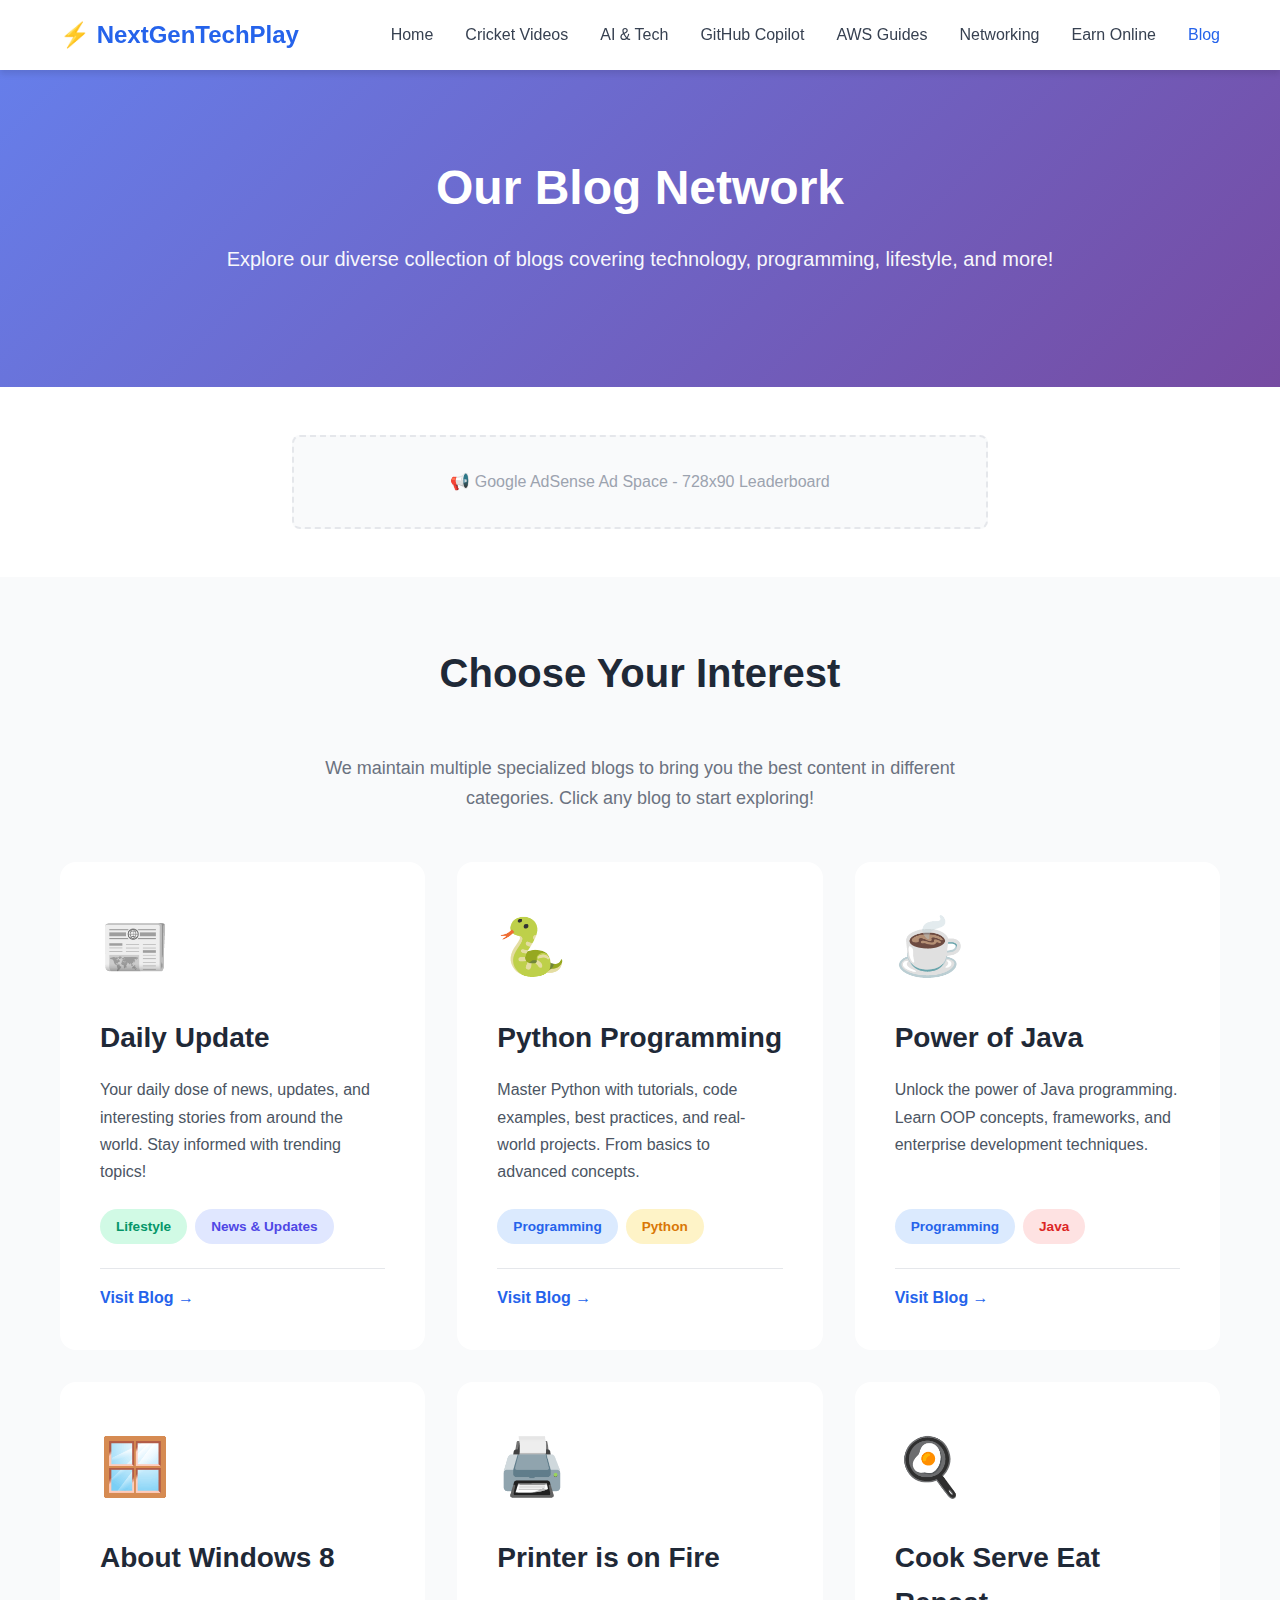
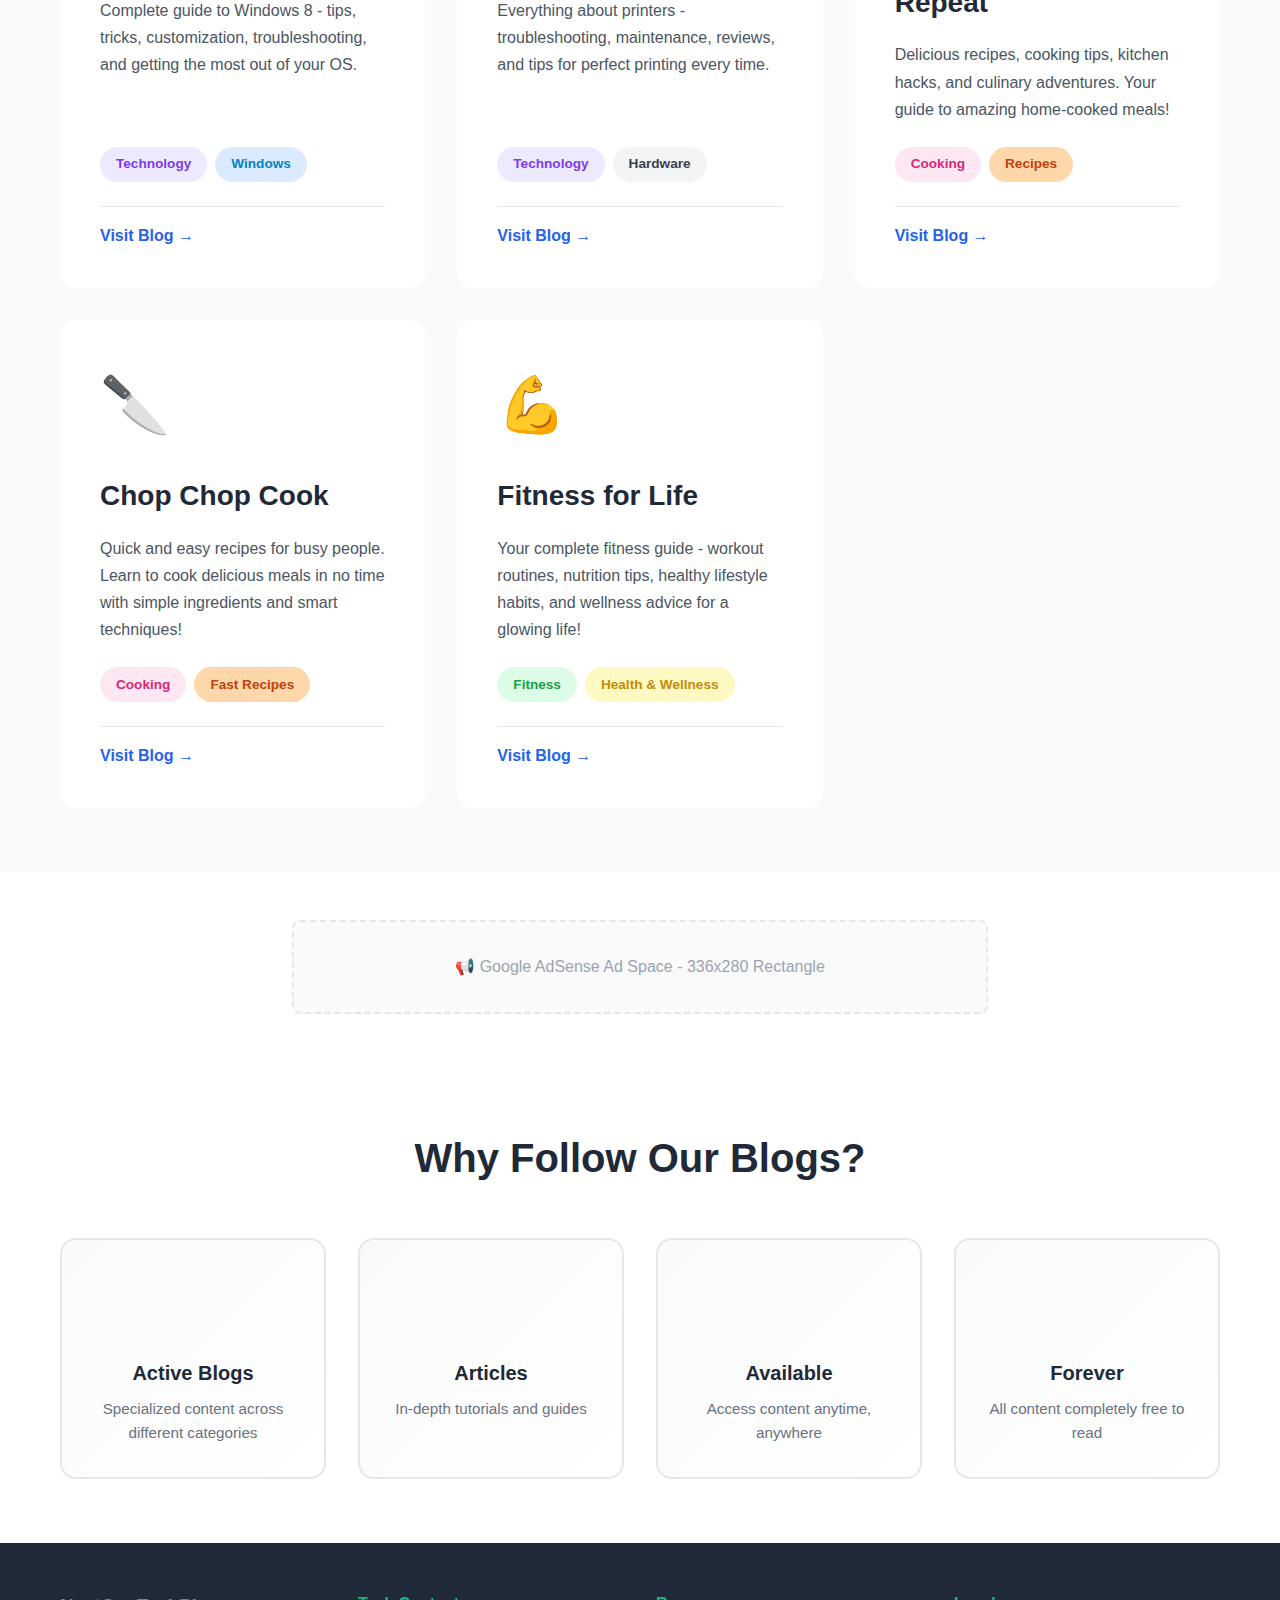
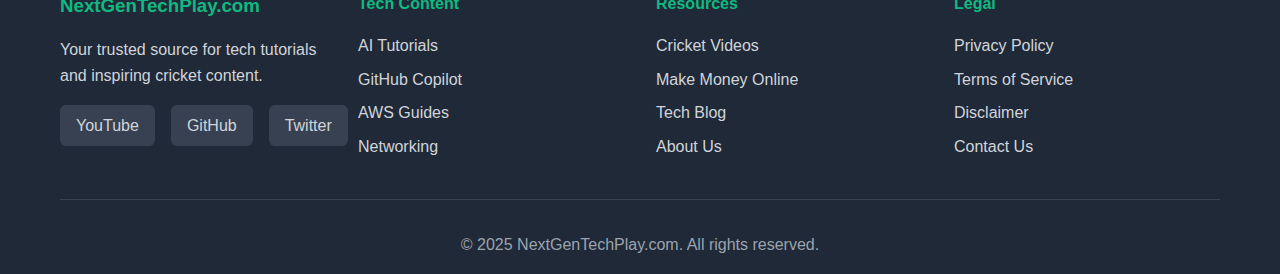
<file: blog.html>
<!DOCTYPE html>
<html lang="en">
<head>
    <meta charset="UTF-8">
    <meta name="viewport" content="width=device-width, initial-scale=1.0">
    <meta name="description" content="Explore our diverse collection of blogs covering tech tutorials, programming, cooking, and daily updates. Python, Java, Windows, printing tips, and more!">
    <meta name="keywords" content="tech blogs, python programming, java tutorials, windows 8, cooking blog, printer tips, daily updates">
    <title>Our Blog Network - Tech, Programming & Lifestyle | NextGenTechPlay</title>
    
    <!-- Google Fonts -->
    <link rel="preconnect" href="https://fonts.googleapis.com">
    <link rel="preconnect" href="https://fonts.gstatic.com" crossorigin>
    <link href="https://fonts.googleapis.com/css2?family=Inter:wght@400;500;600;700;800&display=swap" rel="stylesheet">
    
    <!-- Google AdSense -->
    <script async src="https://pagead2.googlesyndication.com/pagead/js/adsbygoogle.js?client=ca-pub-1713981779699187"
     crossorigin="anonymous"></script>
    
    <link rel="stylesheet" href="css/style.css">
</head>
<body>
    <header>
        <nav class="navbar">
            <div class="container">
                <div class="logo">
                    <h1>⚡ NextGenTechPlay</h1>
                </div>
                <button class="mobile-toggle" id="mobileToggle">☰</button>
                <ul class="nav-menu" id="navMenu">
                    <li><a href="index.html">Home</a></li>
                    <li><a href="cricket-videos.html">Cricket Videos</a></li>
                    <li><a href="ai-tutorials.html">AI & Tech</a></li>
                    <li><a href="github-copilot.html">GitHub Copilot</a></li>
                    <li><a href="aws-guides.html">AWS Guides</a></li>
                    <li><a href="networking.html">Networking</a></li>
                    <li><a href="money-online.html">Earn Online</a></li>
                    <li><a href="blog.html" class="active">Blog</a></li>
                </ul>
            </div>
        </nav>
    </header>

    <section class="hero">
        <div class="container">
            <h1>Our Blog Network</h1>
            <p class="hero-subtitle">Explore our diverse collection of blogs covering technology, programming, lifestyle, and more!</p>
        </div>
    </section>

    <div class="ad-container">
        <div class="ad-placeholder">
            <p>📢 Google AdSense Ad Space - 728x90 Leaderboard</p>
        </div>
    </div>

    <section class="blogs-section">
        <div class="container">
            <div class="section-intro">
                <h2 class="section-title">Choose Your Interest</h2>
                <p>We maintain multiple specialized blogs to bring you the best content in different categories. Click any blog to start exploring!</p>
            </div>

            <div class="blogs-grid">
                
                <!-- Blog 1: Daily Update -->
                <a href="https://dailyupdatebyme.blogspot.com/" target="_blank" class="blog-channel-card" data-category="lifestyle">
                    <div class="blog-icon">📰</div>
                    <h3>Daily Update</h3>
                    <p class="blog-description">Your daily dose of news, updates, and interesting stories from around the world. Stay informed with trending topics!</p>
                    <div class="blog-meta">
                        <span class="blog-tag lifestyle">Lifestyle</span>
                        <span class="blog-tag news">News & Updates</span>
                    </div>
                    <div class="blog-footer">
                        <span class="visit-text">Visit Blog →</span>
                    </div>
                </a>

                <!-- Blog 2: Python Programming -->
                <a href="https://pythonpyprogramming.blogspot.com/" target="_blank" class="blog-channel-card" data-category="programming">
                    <div class="blog-icon">🐍</div>
                    <h3>Python Programming</h3>
                    <p class="blog-description">Master Python with tutorials, code examples, best practices, and real-world projects. From basics to advanced concepts.</p>
                    <div class="blog-meta">
                        <span class="blog-tag programming">Programming</span>
                        <span class="blog-tag python">Python</span>
                    </div>
                    <div class="blog-footer">
                        <span class="visit-text">Visit Blog →</span>
                    </div>
                </a>

                <!-- Blog 3: Power of Java -->
                <a href="https://info4u-santhosh.blogspot.com/" target="_blank" class="blog-channel-card" data-category="programming">
                    <div class="blog-icon">☕</div>
                    <h3>Power of Java</h3>
                    <p class="blog-description">Unlock the power of Java programming. Learn OOP concepts, frameworks, and enterprise development techniques.</p>
                    <div class="blog-meta">
                        <span class="blog-tag programming">Programming</span>
                        <span class="blog-tag java">Java</span>
                    </div>
                    <div class="blog-footer">
                        <span class="visit-text">Visit Blog →</span>
                    </div>
                </a>

                <!-- Blog 4: About Windows 8 -->
                <a href="https://moreaboutwindows8.blogspot.com/" target="_blank" class="blog-channel-card" data-category="tech">
                    <div class="blog-icon">🪟</div>
                    <h3>About Windows 8</h3>
                    <p class="blog-description">Complete guide to Windows 8 - tips, tricks, customization, troubleshooting, and getting the most out of your OS.</p>
                    <div class="blog-meta">
                        <span class="blog-tag tech">Technology</span>
                        <span class="blog-tag windows">Windows</span>
                    </div>
                    <div class="blog-footer">
                        <span class="visit-text">Visit Blog →</span>
                    </div>
                </a>

                <!-- Blog 5: Printer is on Fire -->
                <a href="https://printerprintingforyou.blogspot.com/" target="_blank" class="blog-channel-card" data-category="tech">
                    <div class="blog-icon">🖨️</div>
                    <h3>Printer is on Fire</h3>
                    <p class="blog-description">Everything about printers - troubleshooting, maintenance, reviews, and tips for perfect printing every time.</p>
                    <div class="blog-meta">
                        <span class="blog-tag tech">Technology</span>
                        <span class="blog-tag hardware">Hardware</span>
                    </div>
                    <div class="blog-footer">
                        <span class="visit-text">Visit Blog →</span>
                    </div>
                </a>

                <!-- Blog 6: Cook Server Eat Repeat -->
                <a href="https://cookeatserverepeat.blogspot.com/" target="_blank" class="blog-channel-card" data-category="cooking">
                    <div class="blog-icon">🍳</div>
                    <h3>Cook Serve Eat Repeat</h3>
                    <p class="blog-description">Delicious recipes, cooking tips, kitchen hacks, and culinary adventures. Your guide to amazing home-cooked meals!</p>
                    <div class="blog-meta">
                        <span class="blog-tag cooking">Cooking</span>
                        <span class="blog-tag recipes">Recipes</span>
                    </div>
                    <div class="blog-footer">
                        <span class="visit-text">Visit Blog →</span>
                    </div>
                </a>

                <!-- Blog 7: Chop Chop Cook -->
                <a href="https://chophogchopcook.blogspot.com/" target="_blank" class="blog-channel-card" data-category="cooking">
                    <div class="blog-icon">🔪</div>
                    <h3>Chop Chop Cook</h3>
                    <p class="blog-description">Quick and easy recipes for busy people. Learn to cook delicious meals in no time with simple ingredients and smart techniques!</p>
                    <div class="blog-meta">
                        <span class="blog-tag cooking">Cooking</span>
                        <span class="blog-tag recipes">Fast Recipes</span>
                    </div>
                    <div class="blog-footer">
                        <span class="visit-text">Visit Blog →</span>
                    </div>
                </a>

                <!-- Blog 8: Fitness for Life -->
                <a href="https://fitnessforglowinglife.blogspot.com/" target="_blank" class="blog-channel-card" data-category="fitness">
                    <div class="blog-icon">💪</div>
                    <h3>Fitness for Life</h3>
                    <p class="blog-description">Your complete fitness guide - workout routines, nutrition tips, healthy lifestyle habits, and wellness advice for a glowing life!</p>
                    <div class="blog-meta">
                        <span class="blog-tag fitness">Fitness</span>
                        <span class="blog-tag health">Health & Wellness</span>
                    </div>
                    <div class="blog-footer">
                        <span class="visit-text">Visit Blog →</span>
                    </div>
                </a>

            </div>
        </div>
    </section>

    <div class="ad-container">
        <div class="ad-placeholder">
            <p>📢 Google AdSense Ad Space - 336x280 Rectangle</p>
        </div>
    </div>

    <section class="blog-stats-section">
        <div class="container">
            <h2 class="section-title">Why Follow Our Blogs?</h2>
            <div class="stats-grid">
                <div class="stat-card">
                    <div class="stat-number">8</div>
                    <div class="stat-label">Active Blogs</div>
                    <p>Specialized content across different categories</p>
                </div>
                <div class="stat-card">
                    <div class="stat-number">100+</div>
                    <div class="stat-label">Articles</div>
                    <p>In-depth tutorials and guides</p>
                </div>
                <div class="stat-card">
                    <div class="stat-number">24/7</div>
                    <div class="stat-label">Available</div>
                    <p>Access content anytime, anywhere</p>
                </div>
                <div class="stat-card">
                    <div class="stat-number">Free</div>
                    <div class="stat-label">Forever</div>
                    <p>All content completely free to read</p>
                </div>
            </div>
        </div>
    </section>

    <footer>
        <div class="container">
            <div class="footer-grid">
                <div class="footer-section">
                    <h3>NextGenTechPlay.com</h3>
                    <p>Your trusted source for tech tutorials and inspiring cricket content.</p>
                    <div class="social-links">
                        <a href="https://youtube.com/@ThrillChillTravel" target="_blank">YouTube</a>
                        <a href="https://github.com/YourUsername" target="_blank">GitHub</a>
                        <a href="https://twitter.com/YourHandle" target="_blank">Twitter</a>
                    </div>
                </div>
                <div class="footer-section">
                    <h4>Tech Content</h4>
                    <ul>
                        <li><a href="ai-tutorials.html">AI Tutorials</a></li>
                        <li><a href="github-copilot.html">GitHub Copilot</a></li>
                        <li><a href="aws-guides.html">AWS Guides</a></li>
                        <li><a href="networking.html">Networking</a></li>
                    </ul>
                </div>
                <div class="footer-section">
                    <h4>Resources</h4>
                    <ul>
                        <li><a href="cricket-videos.html">Cricket Videos</a></li>
                        <li><a href="money-online.html">Make Money Online</a></li>
                        <li><a href="blog.html">Tech Blog</a></li>
                        <li><a href="about.html">About Us</a></li>
                    </ul>
                </div>
                <div class="footer-section">
                    <h4>Legal</h4>
                    <ul>
                        <li><a href="privacy-policy.html">Privacy Policy</a></li>
                        <li><a href="terms.html">Terms of Service</a></li>
                        <li><a href="disclaimer.html">Disclaimer</a></li>
                        <li><a href="contact.html">Contact Us</a></li>
                    </ul>
                </div>
            </div>
            <div class="footer-bottom">
                <p>&copy; 2025 NextGenTechPlay.com. All rights reserved.</p>
            </div>
        </div>
    </footer>

    <script src="js/script.js"></script>

    <style>
        .blogs-section {
            padding: 4rem 0;
            background: #f9fafb;
        }

        .section-intro {
            text-align: center;
            max-width: 700px;
            margin: 0 auto 3rem;
        }

        .section-intro p {
            font-size: 1.125rem;
            color: #6b7280;
            margin-top: 1rem;
            line-height: 1.7;
        }

        /* Blog Cards Grid */
        .blogs-grid {
            display: grid;
            grid-template-columns: repeat(auto-fit, minmax(350px, 1fr));
            gap: 2rem;
        }

        .blog-channel-card {
            background: white;
            border-radius: 16px;
            padding: 2.5rem;
            box-shadow: var(--shadow-sm);
            transition: all 0.3s ease;
            text-decoration: none;
            color: inherit;
            display: flex;
            flex-direction: column;
            position: relative;
            overflow: hidden;
        }

        .blog-channel-card::before {
            content: '';
            position: absolute;
            top: 0;
            left: 0;
            width: 100%;
            height: 4px;
            background: linear-gradient(135deg, var(--primary-color), var(--accent-purple));
            transform: scaleX(0);
            transition: transform 0.3s ease;
        }

        .blog-channel-card:hover {
            transform: translateY(-8px);
            box-shadow: var(--shadow-xl);
        }

        .blog-channel-card:hover::before {
            transform: scaleX(1);
        }

        .blog-icon {
            font-size: 3.5rem;
            margin-bottom: 1.5rem;
            display: inline-block;
            transition: transform 0.3s ease;
        }

        .blog-channel-card:hover .blog-icon {
            transform: scale(1.15) rotate(5deg);
        }

        .blog-channel-card h3 {
            font-size: 1.75rem;
            margin-bottom: 1rem;
            color: var(--dark-color);
            font-weight: 700;
        }

        .blog-description {
            color: #4b5563;
            line-height: 1.7;
            margin-bottom: 1.5rem;
            flex-grow: 1;
            font-size: 1rem;
        }

        .blog-meta {
            display: flex;
            flex-wrap: wrap;
            gap: 0.5rem;
            margin-bottom: 1.5rem;
        }

        .blog-tag {
            padding: 0.4rem 1rem;
            border-radius: 50px;
            font-size: 0.85rem;
            font-weight: 600;
        }

        .blog-tag.programming {
            background: #dbeafe;
            color: #2563eb;
        }

        .blog-tag.python {
            background: #fef3c7;
            color: #d97706;
        }

        .blog-tag.java {
            background: #fee2e2;
            color: #dc2626;
        }

        .blog-tag.tech {
            background: #ede9fe;
            color: #7c3aed;
        }

        .blog-tag.windows {
            background: #dbeafe;
            color: #0284c7;
        }

        .blog-tag.hardware {
            background: #f3f4f6;
            color: #374151;
        }

        .blog-tag.cooking {
            background: #fce7f3;
            color: #db2777;
        }

        .blog-tag.recipes {
            background: #fed7aa;
            color: #c2410c;
        }

        .blog-tag.lifestyle {
            background: #d1fae5;
            color: #059669;
        }

        .blog-tag.news {
            background: #e0e7ff;
            color: #4f46e5;
        }

        .blog-tag.fitness {
            background: #dcfce7;
            color: #16a34a;
        }

        .blog-tag.health {
            background: #fef9c3;
            color: #ca8a04;
        }

        .blog-footer {
            padding-top: 1rem;
            border-top: 1px solid #e5e7eb;
        }

        .visit-text {
            color: var(--primary-color);
            font-weight: 600;
            display: inline-flex;
            align-items: center;
            transition: all 0.3s ease;
        }

        .blog-channel-card:hover .visit-text {
            color: var(--accent-purple);
            transform: translateX(8px);
        }

        /* Blog Stats Section */
        .blog-stats-section {
            padding: 4rem 0;
            background: white;
        }

        .stats-grid {
            display: grid;
            grid-template-columns: repeat(auto-fit, minmax(250px, 1fr));
            gap: 2rem;
            margin-top: 3rem;
        }

        .stat-card {
            text-align: center;
            padding: 2rem;
            background: linear-gradient(135deg, #f9fafb, #ffffff);
            border-radius: 16px;
            border: 2px solid #e5e7eb;
            transition: all 0.3s ease;
        }

        .stat-card:hover {
            border-color: var(--primary-color);
            transform: translateY(-4px);
            box-shadow: var(--shadow-lg);
        }

        .stat-number {
            font-size: 3rem;
            font-weight: 800;
            background: linear-gradient(135deg, var(--primary-color), var(--accent-purple));
            -webkit-background-clip: text;
            -webkit-text-fill-color: transparent;
            background-clip: text;
            margin-bottom: 0.5rem;
        }

        .stat-label {
            font-size: 1.25rem;
            font-weight: 700;
            color: var(--dark-color);
            margin-bottom: 0.5rem;
        }

        .stat-card p {
            color: #6b7280;
            font-size: 0.95rem;
        }

        /* Responsive */
        @media (max-width: 768px) {
            .blogs-grid {
                grid-template-columns: 1fr;
            }

            .blog-channel-card {
                padding: 2rem;
            }

            .blog-icon {
                font-size: 3rem;
            }

            .blog-channel-card h3 {
                font-size: 1.5rem;
            }

            .stats-grid {
                grid-template-columns: repeat(2, 1fr);
                gap: 1.5rem;
            }

            .stat-number {
                font-size: 2.5rem;
            }
        }

        @media (max-width: 480px) {
            .stats-grid {
                grid-template-columns: 1fr;
            }
        }
    </style>
</body>
</html>
</file>
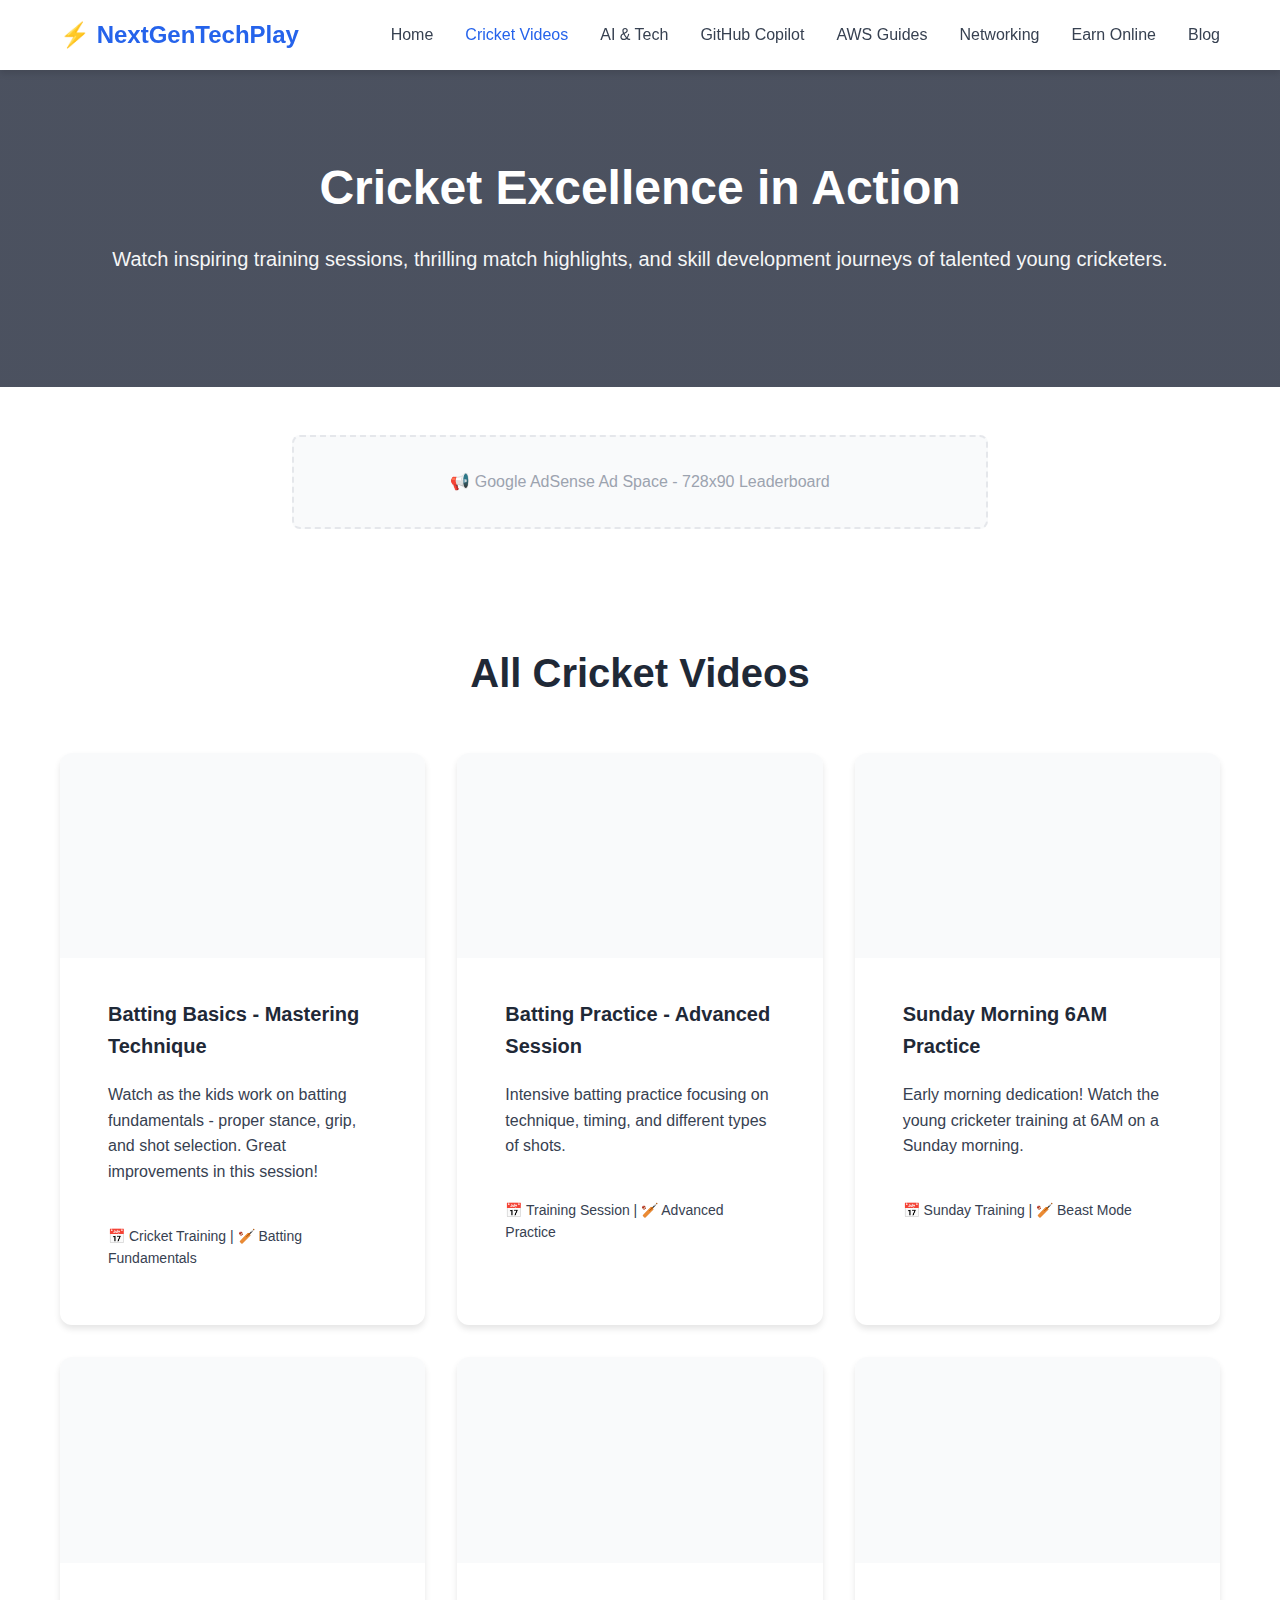
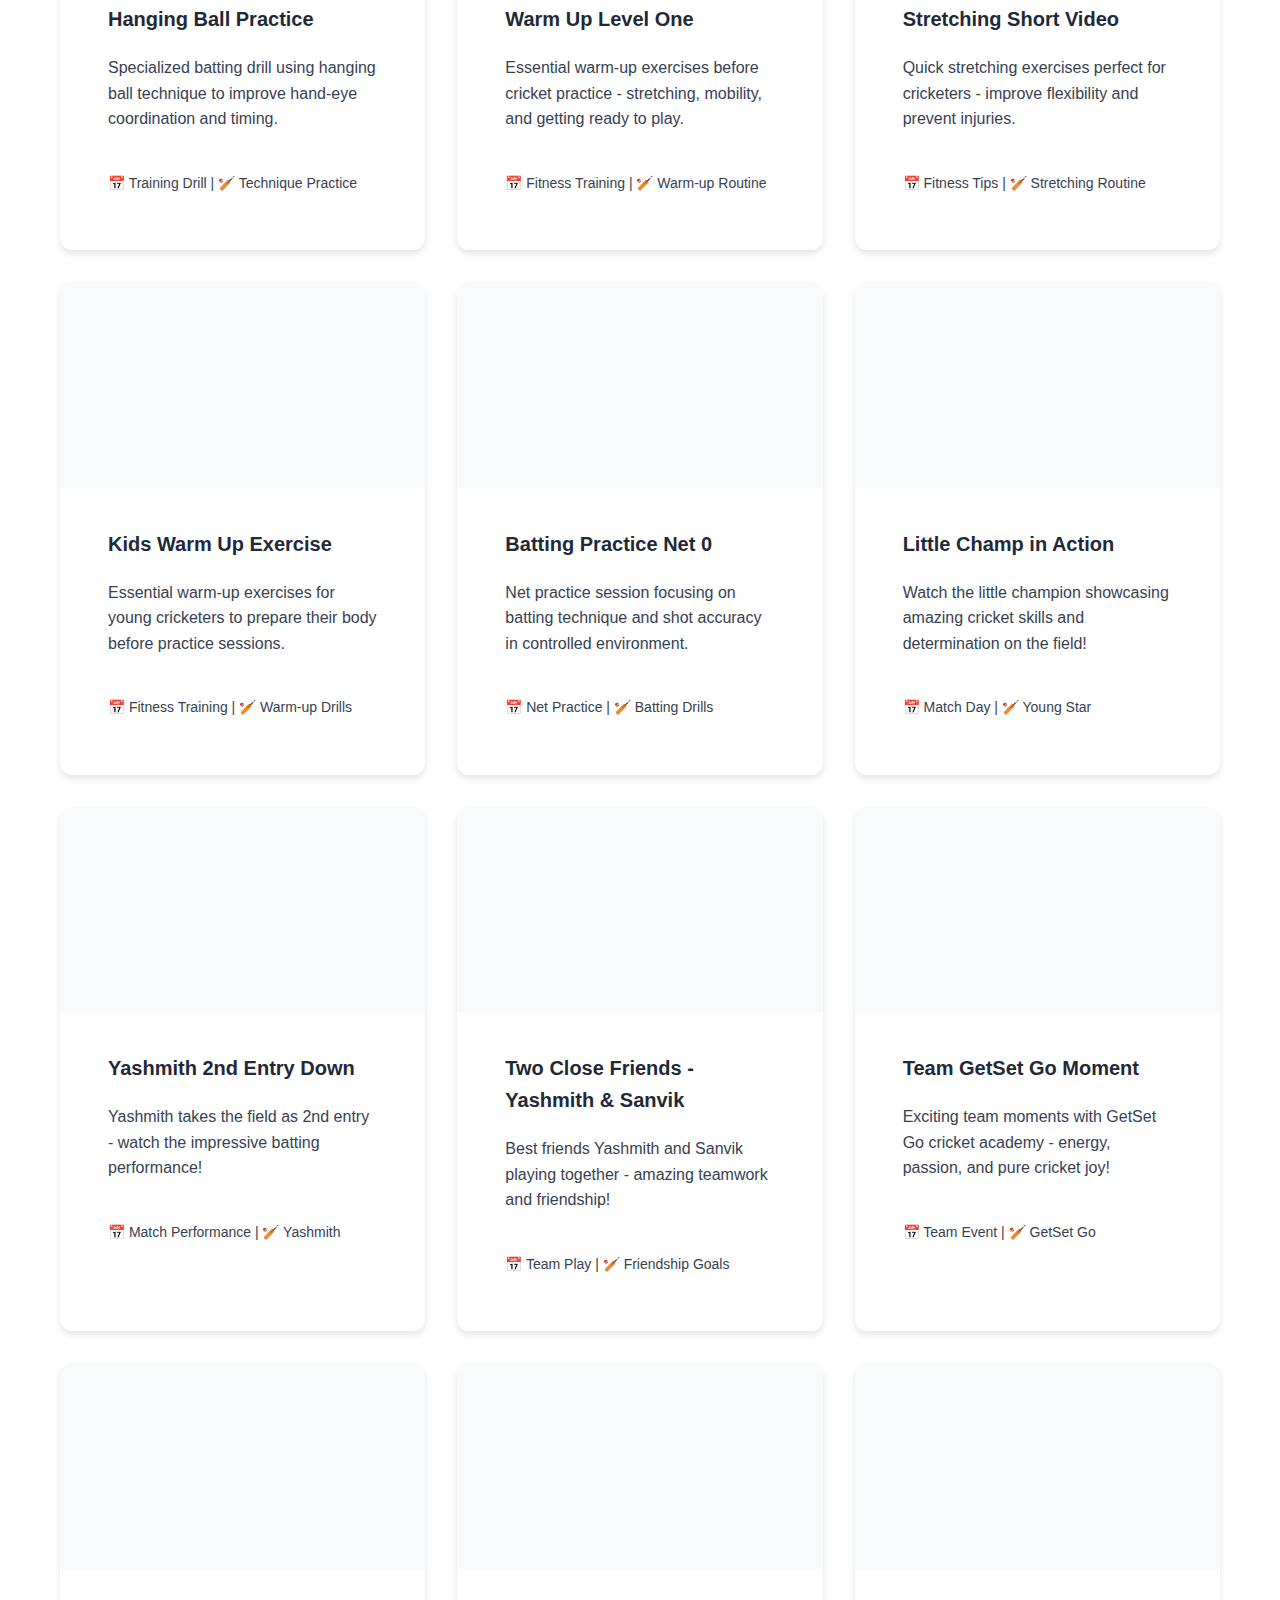
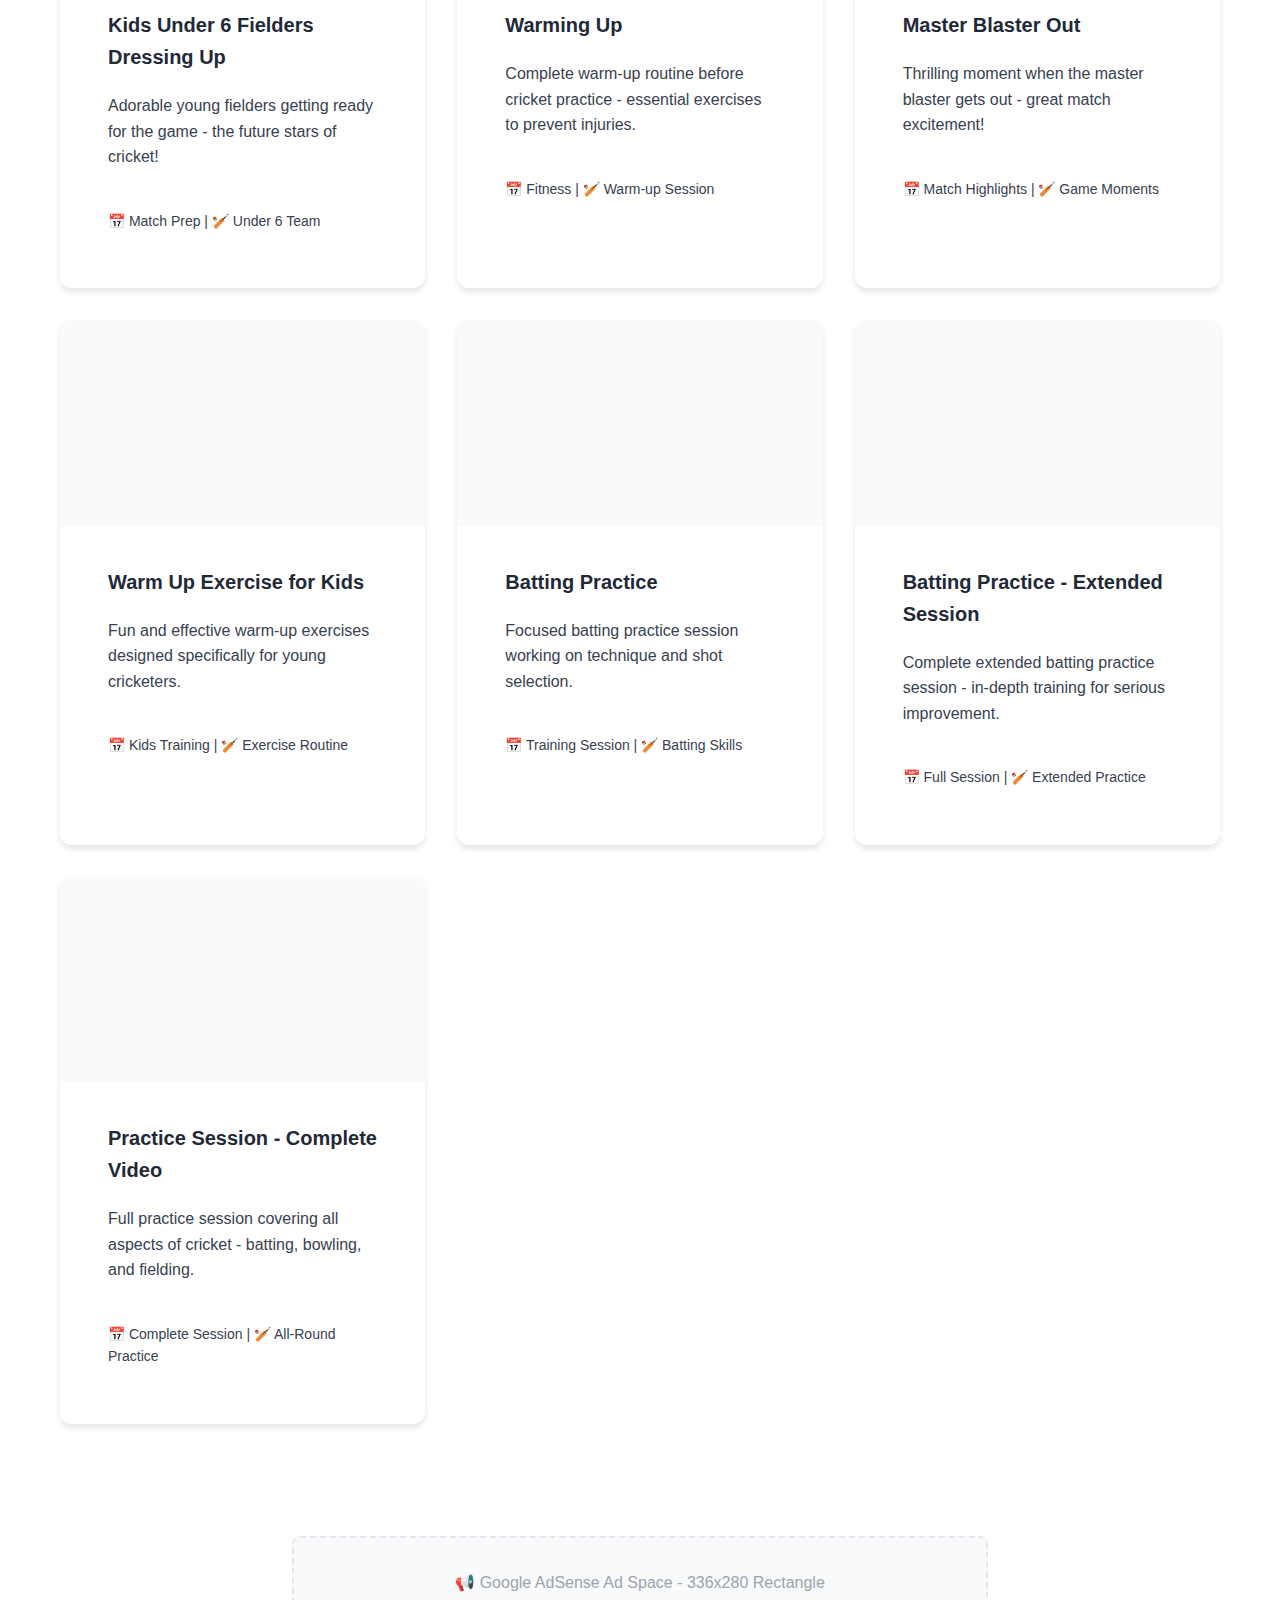
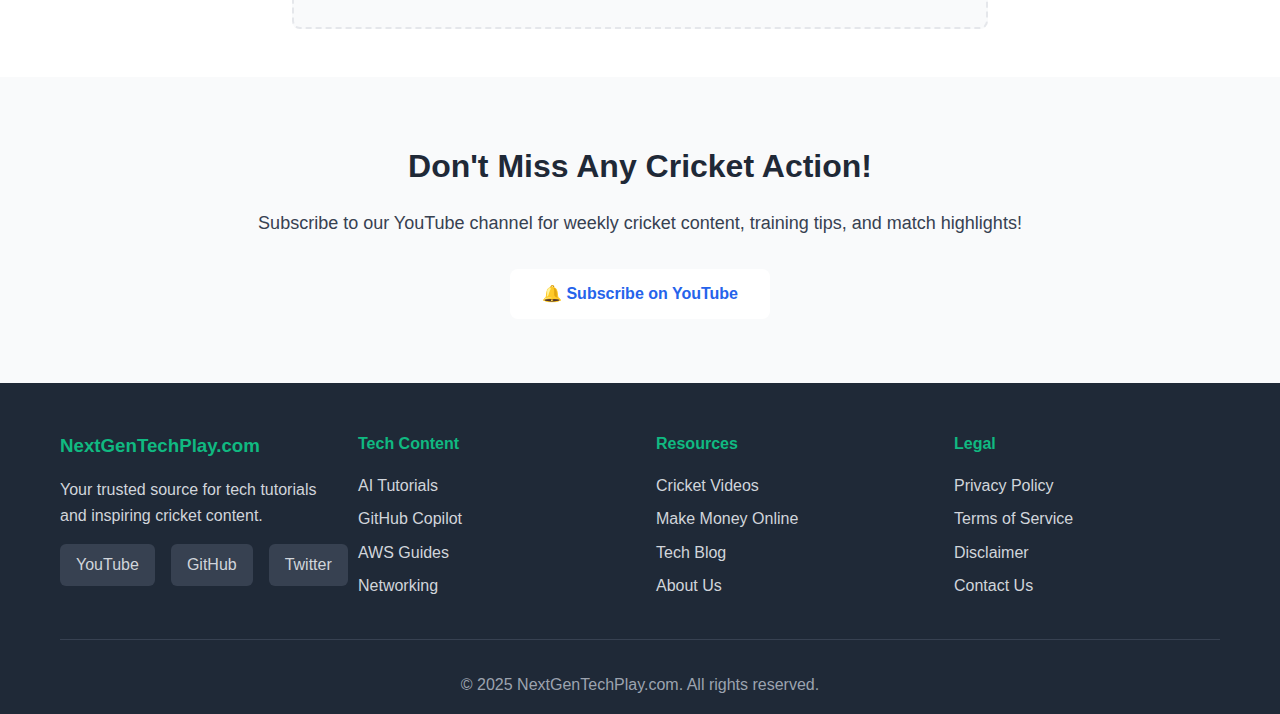
<file: cricket-videos.html>
<!DOCTYPE html>
<html lang="en">
<head>
    <meta charset="UTF-8">
    <meta name="viewport" content="width=device-width, initial-scale=1.0">
    <meta name="description" content="Watch kids playing cricket - training sessions, match highlights, coaching tips, and inspiring cricket moments. Family-friendly cricket content.">
    <meta name="keywords" content="kids cricket, cricket videos, cricket training, children cricket coaching, match highlights, batting practice, bowling techniques">
    <title>Kids Cricket Videos - Training, Matches & Coaching | NextGenTechPlay</title>
    
    <!-- Google Fonts -->
    <link rel="preconnect" href="https://fonts.googleapis.com">
    <link rel="preconnect" href="https://fonts.gstatic.com" crossorigin>
    <link href="https://fonts.googleapis.com/css2?family=Inter:wght@400;500;600;700;800&display=swap" rel="stylesheet">
    
    <!-- Google AdSense -->
    <script async src="https://pagead2.googlesyndication.com/pagead/js/adsbygoogle.js?client=ca-pub-1713981779699187"
     crossorigin="anonymous"></script>
    
    <link rel="stylesheet" href="css/style.css">
</head>
<body>
    <header>
        <nav class="navbar">
            <div class="container">
                <div class="logo">
                    <h1>⚡ NextGenTechPlay</h1>
                </div>
                <button class="mobile-toggle" id="mobileToggle">☰</button>
                <ul class="nav-menu" id="navMenu">
                    <li><a href="index.html">Home</a></li>
                    <li><a href="cricket-videos.html" class="active">Cricket Videos</a></li>
                    <li><a href="ai-tutorials.html">AI & Tech</a></li>
                    <li><a href="github-copilot.html">GitHub Copilot</a></li>
                    <li><a href="aws-guides.html">AWS Guides</a></li>
                    <li><a href="networking.html">Networking</a></li>
                    <li><a href="money-online.html">Earn Online</a></li>
                    <li><a href="blog.html">Blog</a></li>
                </ul>
            </div>
        </nav>
    </header>

    <section class="hero cricket-hero">
        <div class="container">
            <h1>Cricket Excellence in Action</h1>
            <p class="hero-subtitle">Watch inspiring training sessions, thrilling match highlights, and skill development journeys of talented young cricketers.</p>
        </div>
    </section>

    <div class="ad-container">
        <div class="ad-placeholder">
            <p>📢 Google AdSense Ad Space - 728x90 Leaderboard</p>
        </div>
    </div>

    <section class="video-gallery">
        <div class="container">
            <h2 class="section-title">All Cricket Videos</h2>
            
            <div class="video-grid">
                
                <!-- Video 1 -->
                <div class="video-card">
                    <div class="video-wrapper">
                        <iframe src="https://www.youtube.com/embed/CubGIJ7C4Bw" 
                                title="Batting Basics" 
                                frameborder="0" 
                                allow="accelerometer; autoplay; clipboard-write; encrypted-media; gyroscope; picture-in-picture" 
                                allowfullscreen></iframe>
                    </div>
                    <div class="video-info">
                        <h3>Batting Basics - Mastering Technique</h3>
                        <p>Watch as the kids work on batting fundamentals - proper stance, grip, and shot selection. Great improvements in this session!</p>
                        <p class="video-meta">📅 Cricket Training | 🏏 Batting Fundamentals</p>
                    </div>
                </div>

                <!-- Video 2 -->
                <div class="video-card">
                    <div class="video-wrapper">
                        <iframe src="https://www.youtube.com/embed/r0IBuLnJEcg" 
                                title="Batting Practice" 
                                frameborder="0" 
                                allow="accelerometer; autoplay; clipboard-write; encrypted-media; gyroscope; picture-in-picture" 
                                allowfullscreen></iframe>
                    </div>
                    <div class="video-info">
                        <h3>Batting Practice - Advanced Session</h3>
                        <p>Intensive batting practice focusing on technique, timing, and different types of shots.</p>
                        <p class="video-meta">📅 Training Session | 🏏 Advanced Practice</p>
                    </div>
                </div>

                <!-- Video 3 -->
                <div class="video-card">
                    <div class="video-wrapper">
                        <iframe src="https://www.youtube.com/embed/rIgujmQAwic" 
                                title="Sunday Morning 6AM Practice" 
                                frameborder="0" 
                                allow="accelerometer; autoplay; clipboard-write; encrypted-media; gyroscope; picture-in-picture" 
                                allowfullscreen></iframe>
                    </div>
                    <div class="video-info">
                        <h3>Sunday Morning 6AM Practice</h3>
                        <p>Early morning dedication! Watch the young cricketer training at 6AM on a Sunday morning.</p>
                        <p class="video-meta">📅 Sunday Training | 🏏 Beast Mode</p>
                    </div>
                </div>

                <!-- Video 4 -->
                <div class="video-card">
                    <div class="video-wrapper">
                        <iframe src="https://www.youtube.com/embed/-SsHddO5mOs" 
                                title="Hanging Ball Practice" 
                                frameborder="0" 
                                allow="accelerometer; autoplay; clipboard-write; encrypted-media; gyroscope; picture-in-picture" 
                                allowfullscreen></iframe>
                    </div>
                    <div class="video-info">
                        <h3>Hanging Ball Practice</h3>
                        <p>Specialized batting drill using hanging ball technique to improve hand-eye coordination and timing.</p>
                        <p class="video-meta">📅 Training Drill | 🏏 Technique Practice</p>
                    </div>
                </div>

                <!-- Video 5 -->
                <div class="video-card">
                    <div class="video-wrapper">
                        <iframe src="https://www.youtube.com/embed/YF6KvKtuR8g" 
                                title="Warm Up Level One" 
                                frameborder="0" 
                                allow="accelerometer; autoplay; clipboard-write; encrypted-media; gyroscope; picture-in-picture" 
                                allowfullscreen></iframe>
                    </div>
                    <div class="video-info">
                        <h3>Warm Up Level One</h3>
                        <p>Essential warm-up exercises before cricket practice - stretching, mobility, and getting ready to play.</p>
                        <p class="video-meta">📅 Fitness Training | 🏏 Warm-up Routine</p>
                    </div>
                </div>

                <!-- Video 6 -->
                <div class="video-card">
                    <div class="video-wrapper">
                        <iframe src="https://www.youtube.com/embed/fXKvyQ-1hUI" 
                                title="Stretching Short Video" 
                                frameborder="0" 
                                allow="accelerometer; autoplay; clipboard-write; encrypted-media; gyroscope; picture-in-picture" 
                                allowfullscreen></iframe>
                    </div>
                    <div class="video-info">
                        <h3>Stretching Short Video</h3>
                        <p>Quick stretching exercises perfect for cricketers - improve flexibility and prevent injuries.</p>
                        <p class="video-meta">📅 Fitness Tips | 🏏 Stretching Routine</p>
                    </div>
                </div>

                <!-- Video 7 -->
                <div class="video-card">
                    <div class="video-wrapper">
                        <iframe src="https://www.youtube.com/embed/iEyCcBalE7U" 
                                title="Kids Warm Up Exercise" 
                                frameborder="0" 
                                allow="accelerometer; autoplay; clipboard-write; encrypted-media; gyroscope; picture-in-picture" 
                                allowfullscreen></iframe>
                    </div>
                    <div class="video-info">
                        <h3>Kids Warm Up Exercise</h3>
                        <p>Essential warm-up exercises for young cricketers to prepare their body before practice sessions.</p>
                        <p class="video-meta">📅 Fitness Training | 🏏 Warm-up Drills</p>
                    </div>
                </div>

                <!-- Video 8 -->
                <div class="video-card">
                    <div class="video-wrapper">
                        <iframe src="https://www.youtube.com/embed/bAlySreUn2Y" 
                                title="Batting Practice Net 0" 
                                frameborder="0" 
                                allow="accelerometer; autoplay; clipboard-write; encrypted-media; gyroscope; picture-in-picture" 
                                allowfullscreen></iframe>
                    </div>
                    <div class="video-info">
                        <h3>Batting Practice Net 0</h3>
                        <p>Net practice session focusing on batting technique and shot accuracy in controlled environment.</p>
                        <p class="video-meta">📅 Net Practice | 🏏 Batting Drills</p>
                    </div>
                </div>

                <!-- Video 9 -->
                <div class="video-card">
                    <div class="video-wrapper">
                        <iframe src="https://www.youtube.com/embed/O8gsEbAR4fU" 
                                title="Little Champ in Action" 
                                frameborder="0" 
                                allow="accelerometer; autoplay; clipboard-write; encrypted-media; gyroscope; picture-in-picture" 
                                allowfullscreen></iframe>
                    </div>
                    <div class="video-info">
                        <h3>Little Champ in Action</h3>
                        <p>Watch the little champion showcasing amazing cricket skills and determination on the field!</p>
                        <p class="video-meta">📅 Match Day | 🏏 Young Star</p>
                    </div>
                </div>

                <!-- Video 10 -->
                <div class="video-card">
                    <div class="video-wrapper">
                        <iframe src="https://www.youtube.com/embed/6DrKT9NImE0" 
                                title="Yashmith 2nd Entry Down" 
                                frameborder="0" 
                                allow="accelerometer; autoplay; clipboard-write; encrypted-media; gyroscope; picture-in-picture" 
                                allowfullscreen></iframe>
                    </div>
                    <div class="video-info">
                        <h3>Yashmith 2nd Entry Down</h3>
                        <p>Yashmith takes the field as 2nd entry - watch the impressive batting performance!</p>
                        <p class="video-meta">📅 Match Performance | 🏏 Yashmith</p>
                    </div>
                </div>

                <!-- Video 11 -->
                <div class="video-card">
                    <div class="video-wrapper">
                        <iframe src="https://www.youtube.com/embed/XzIDOIx4_WU" 
                                title="Two Close Friends Yashmith and Sanvik" 
                                frameborder="0" 
                                allow="accelerometer; autoplay; clipboard-write; encrypted-media; gyroscope; picture-in-picture" 
                                allowfullscreen></iframe>
                    </div>
                    <div class="video-info">
                        <h3>Two Close Friends - Yashmith & Sanvik</h3>
                        <p>Best friends Yashmith and Sanvik playing together - amazing teamwork and friendship!</p>
                        <p class="video-meta">📅 Team Play | 🏏 Friendship Goals</p>
                    </div>
                </div>

                <!-- Video 12 -->
                <div class="video-card">
                    <div class="video-wrapper">
                        <iframe src="https://www.youtube.com/embed/jjvE2volvmo" 
                                title="Team GetSet Go Moment" 
                                frameborder="0" 
                                allow="accelerometer; autoplay; clipboard-write; encrypted-media; gyroscope; picture-in-picture" 
                                allowfullscreen></iframe>
                    </div>
                    <div class="video-info">
                        <h3>Team GetSet Go Moment</h3>
                        <p>Exciting team moments with GetSet Go cricket academy - energy, passion, and pure cricket joy!</p>
                        <p class="video-meta">📅 Team Event | 🏏 GetSet Go</p>
                    </div>
                </div>

                <!-- Video 13 -->
                <div class="video-card">
                    <div class="video-wrapper">
                        <iframe src="https://www.youtube.com/embed/g_Vif261Mmg" 
                                title="Kids Under 6 Fielders Dressing Up" 
                                frameborder="0" 
                                allow="accelerometer; autoplay; clipboard-write; encrypted-media; gyroscope; picture-in-picture" 
                                allowfullscreen></iframe>
                    </div>
                    <div class="video-info">
                        <h3>Kids Under 6 Fielders Dressing Up</h3>
                        <p>Adorable young fielders getting ready for the game - the future stars of cricket!</p>
                        <p class="video-meta">📅 Match Prep | 🏏 Under 6 Team</p>
                    </div>
                </div>

                <!-- Video 14 -->
                <div class="video-card">
                    <div class="video-wrapper">
                        <iframe src="https://www.youtube.com/embed/keUSt4pFRHc" 
                                title="Warming Up" 
                                frameborder="0" 
                                allow="accelerometer; autoplay; clipboard-write; encrypted-media; gyroscope; picture-in-picture" 
                                allowfullscreen></iframe>
                    </div>
                    <div class="video-info">
                        <h3>Warming Up</h3>
                        <p>Complete warm-up routine before cricket practice - essential exercises to prevent injuries.</p>
                        <p class="video-meta">📅 Fitness | 🏏 Warm-up Session</p>
                    </div>
                </div>

                <!-- Video 15 -->
                <div class="video-card">
                    <div class="video-wrapper">
                        <iframe src="https://www.youtube.com/embed/C0j19TJJ1f8" 
                                title="Master Blaster Out" 
                                frameborder="0" 
                                allow="accelerometer; autoplay; clipboard-write; encrypted-media; gyroscope; picture-in-picture" 
                                allowfullscreen></iframe>
                    </div>
                    <div class="video-info">
                        <h3>Master Blaster Out</h3>
                        <p>Thrilling moment when the master blaster gets out - great match excitement!</p>
                        <p class="video-meta">📅 Match Highlights | 🏏 Game Moments</p>
                    </div>
                </div>

                <!-- Video 16 -->
                <div class="video-card">
                    <div class="video-wrapper">
                        <iframe src="https://www.youtube.com/embed/Y5EfnIE45Oo" 
                                title="Warm Up Exercise for Kids" 
                                frameborder="0" 
                                allow="accelerometer; autoplay; clipboard-write; encrypted-media; gyroscope; picture-in-picture" 
                                allowfullscreen></iframe>
                    </div>
                    <div class="video-info">
                        <h3>Warm Up Exercise for Kids</h3>
                        <p>Fun and effective warm-up exercises designed specifically for young cricketers.</p>
                        <p class="video-meta">📅 Kids Training | 🏏 Exercise Routine</p>
                    </div>
                </div>

                <!-- Video 17 -->
                <div class="video-card">
                    <div class="video-wrapper">
                        <iframe src="https://www.youtube.com/embed/MvddlCGr0JU" 
                                title="Batting Practice" 
                                frameborder="0" 
                                allow="accelerometer; autoplay; clipboard-write; encrypted-media; gyroscope; picture-in-picture" 
                                allowfullscreen></iframe>
                    </div>
                    <div class="video-info">
                        <h3>Batting Practice</h3>
                        <p>Focused batting practice session working on technique and shot selection.</p>
                        <p class="video-meta">📅 Training Session | 🏏 Batting Skills</p>
                    </div>
                </div>

                <!-- Video 18 -->
                <div class="video-card">
                    <div class="video-wrapper">
                        <iframe src="https://www.youtube.com/embed/ywfOdbyoEf4" 
                                title="Batting Practice Long Video" 
                                frameborder="0" 
                                allow="accelerometer; autoplay; clipboard-write; encrypted-media; gyroscope; picture-in-picture" 
                                allowfullscreen></iframe>
                    </div>
                    <div class="video-info">
                        <h3>Batting Practice - Extended Session</h3>
                        <p>Complete extended batting practice session - in-depth training for serious improvement.</p>
                        <p class="video-meta">📅 Full Session | 🏏 Extended Practice</p>
                    </div>
                </div>

                <!-- Video 19 -->
                <div class="video-card">
                    <div class="video-wrapper">
                        <iframe src="https://www.youtube.com/embed/2jtuQ_pwFGc" 
                                title="Practice Session Long Video" 
                                frameborder="0" 
                                allow="accelerometer; autoplay; clipboard-write; encrypted-media; gyroscope; picture-in-picture" 
                                allowfullscreen></iframe>
                    </div>
                    <div class="video-info">
                        <h3>Practice Session - Complete Video</h3>
                        <p>Full practice session covering all aspects of cricket - batting, bowling, and fielding.</p>
                        <p class="video-meta">📅 Complete Session | 🏏 All-Round Practice</p>
                    </div>
                </div>

            </div>
        </div>
    </section>

    <div class="ad-container">
        <div class="ad-placeholder">
            <p>📢 Google AdSense Ad Space - 336x280 Rectangle</p>
        </div>
    </div>

    <section class="youtube-cta">
        <div class="container">
            <h2>Don't Miss Any Cricket Action!</h2>
            <p>Subscribe to our YouTube channel for weekly cricket content, training tips, and match highlights!</p>
            <a href="https://www.youtube.com/@ThrillChillTravel?sub_confirmation=1" target="_blank" class="btn btn-primary">🔔 Subscribe on YouTube</a>
        </div>
    </section>

    <footer>
        <div class="container">
            <div class="footer-grid">
                <div class="footer-section">
                    <h3>NextGenTechPlay.com</h3>
                    <p>Your trusted source for tech tutorials and inspiring cricket content.</p>
                    <div class="social-links">
                        <a href="https://youtube.com/@ThrillChillTravel" target="_blank">YouTube</a>
                        <a href="https://github.com/YourUsername" target="_blank">GitHub</a>
                        <a href="https://twitter.com/YourHandle" target="_blank">Twitter</a>
                    </div>
                </div>
                <div class="footer-section">
                    <h4>Tech Content</h4>
                    <ul>
                        <li><a href="ai-tutorials.html">AI Tutorials</a></li>
                        <li><a href="github-copilot.html">GitHub Copilot</a></li>
                        <li><a href="aws-guides.html">AWS Guides</a></li>
                        <li><a href="networking.html">Networking</a></li>
                    </ul>
                </div>
                <div class="footer-section">
                    <h4>Resources</h4>
                    <ul>
                        <li><a href="cricket-videos.html">Cricket Videos</a></li>
                        <li><a href="money-online.html">Make Money Online</a></li>
                        <li><a href="blog.html">Tech Blog</a></li>
                        <li><a href="about.html">About Us</a></li>
                    </ul>
                </div>
                <div class="footer-section">
                    <h4>Legal</h4>
                    <ul>
                        <li><a href="privacy-policy.html">Privacy Policy</a></li>
                        <li><a href="terms.html">Terms of Service</a></li>
                        <li><a href="disclaimer.html">Disclaimer</a></li>
                        <li><a href="contact.html">Contact Us</a></li>
                    </ul>
                </div>
            </div>
            <div class="footer-bottom">
                <p>&copy; 2025 NextGenTechPlay.com. All rights reserved.</p>
            </div>
        </div>
    </footer>

    <script src="js/script.js"></script>

    <style>
        .cricket-hero {
            background: linear-gradient(rgba(15, 23, 42, 0.75), rgba(15, 23, 42, 0.75)), 
                        url('https://images.unsplash.com/photo-1540747913346-19e32dc3e97e?q=80&w=2070&auto=format&fit=crop') center/cover no-repeat;
            position: relative;
        }

        .cricket-hero::before {
            background: radial-gradient(circle, rgba(255, 255, 255, 0.05) 1px, transparent 1px);
            background-size: 50px 50px;
        }

        .page-hero {
            background: linear-gradient(135deg, #f59e0b 0%, #d97706 100%);
            color: white;
            padding: 4rem 0;
            text-align: center;
        }

        .page-hero h1 {
            font-size: 2.5rem;
            margin-bottom: 1rem;
        }

        .page-hero p {
            font-size: 1.25rem;
            opacity: 0.95;
        }

        .video-gallery {
            padding: 4rem 0;
        }

        .video-info {
            padding: 1.5rem;
        }

        .video-info h3 {
            margin-bottom: 0.75rem;
            font-size: 1.25rem;
        }

        .video-info p {
            margin-bottom: 0.5rem;
            line-height: 1.6;
        }

        .video-meta {
            font-size: 0.875rem;
            color: #6b7280;
            margin-top: 1rem;
        }

        .youtube-cta {
            background: var(--light-color);
            padding: 4rem 0;
            text-align: center;
        }

        .youtube-cta h2 {
            font-size: 2rem;
            margin-bottom: 1rem;
            color: var(--dark-color);
        }

        .youtube-cta p {
            margin-bottom: 2rem;
            font-size: 1.125rem;
        }
    </style>
</body>
</html>
</file>
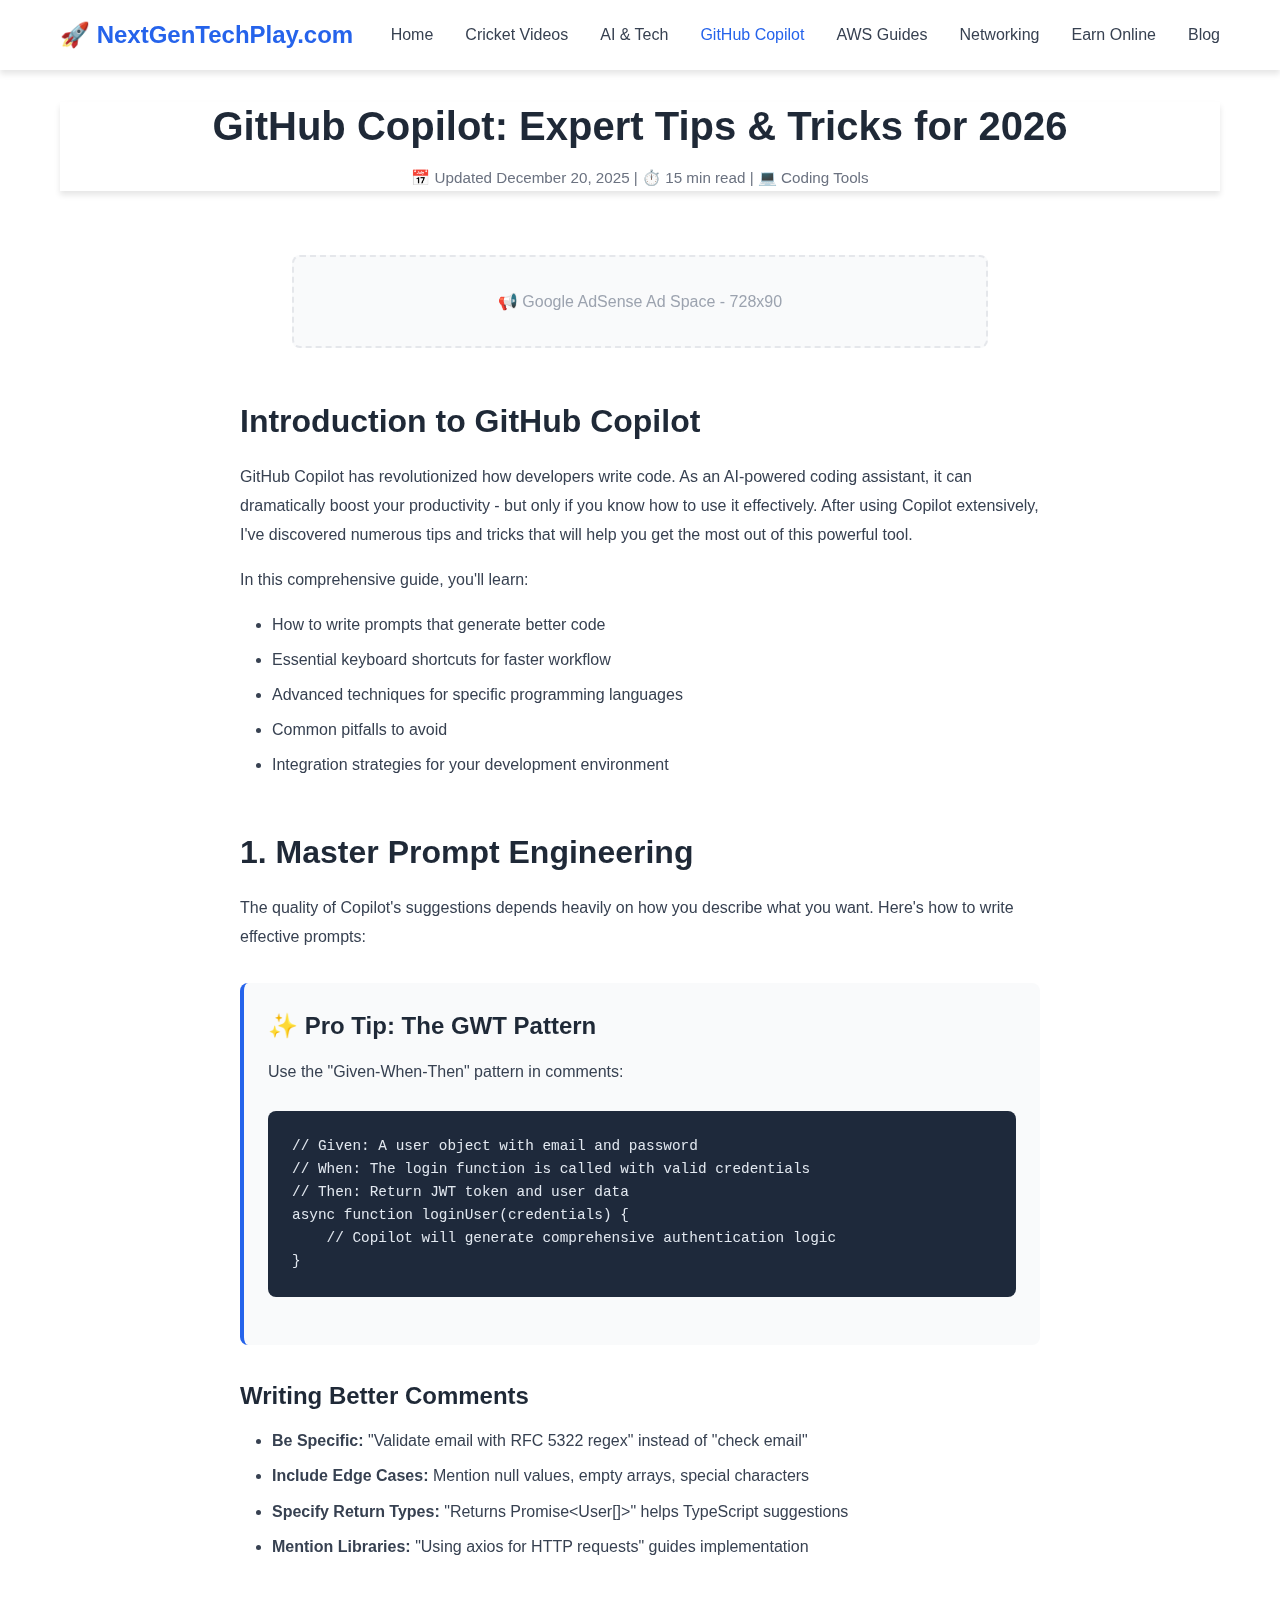
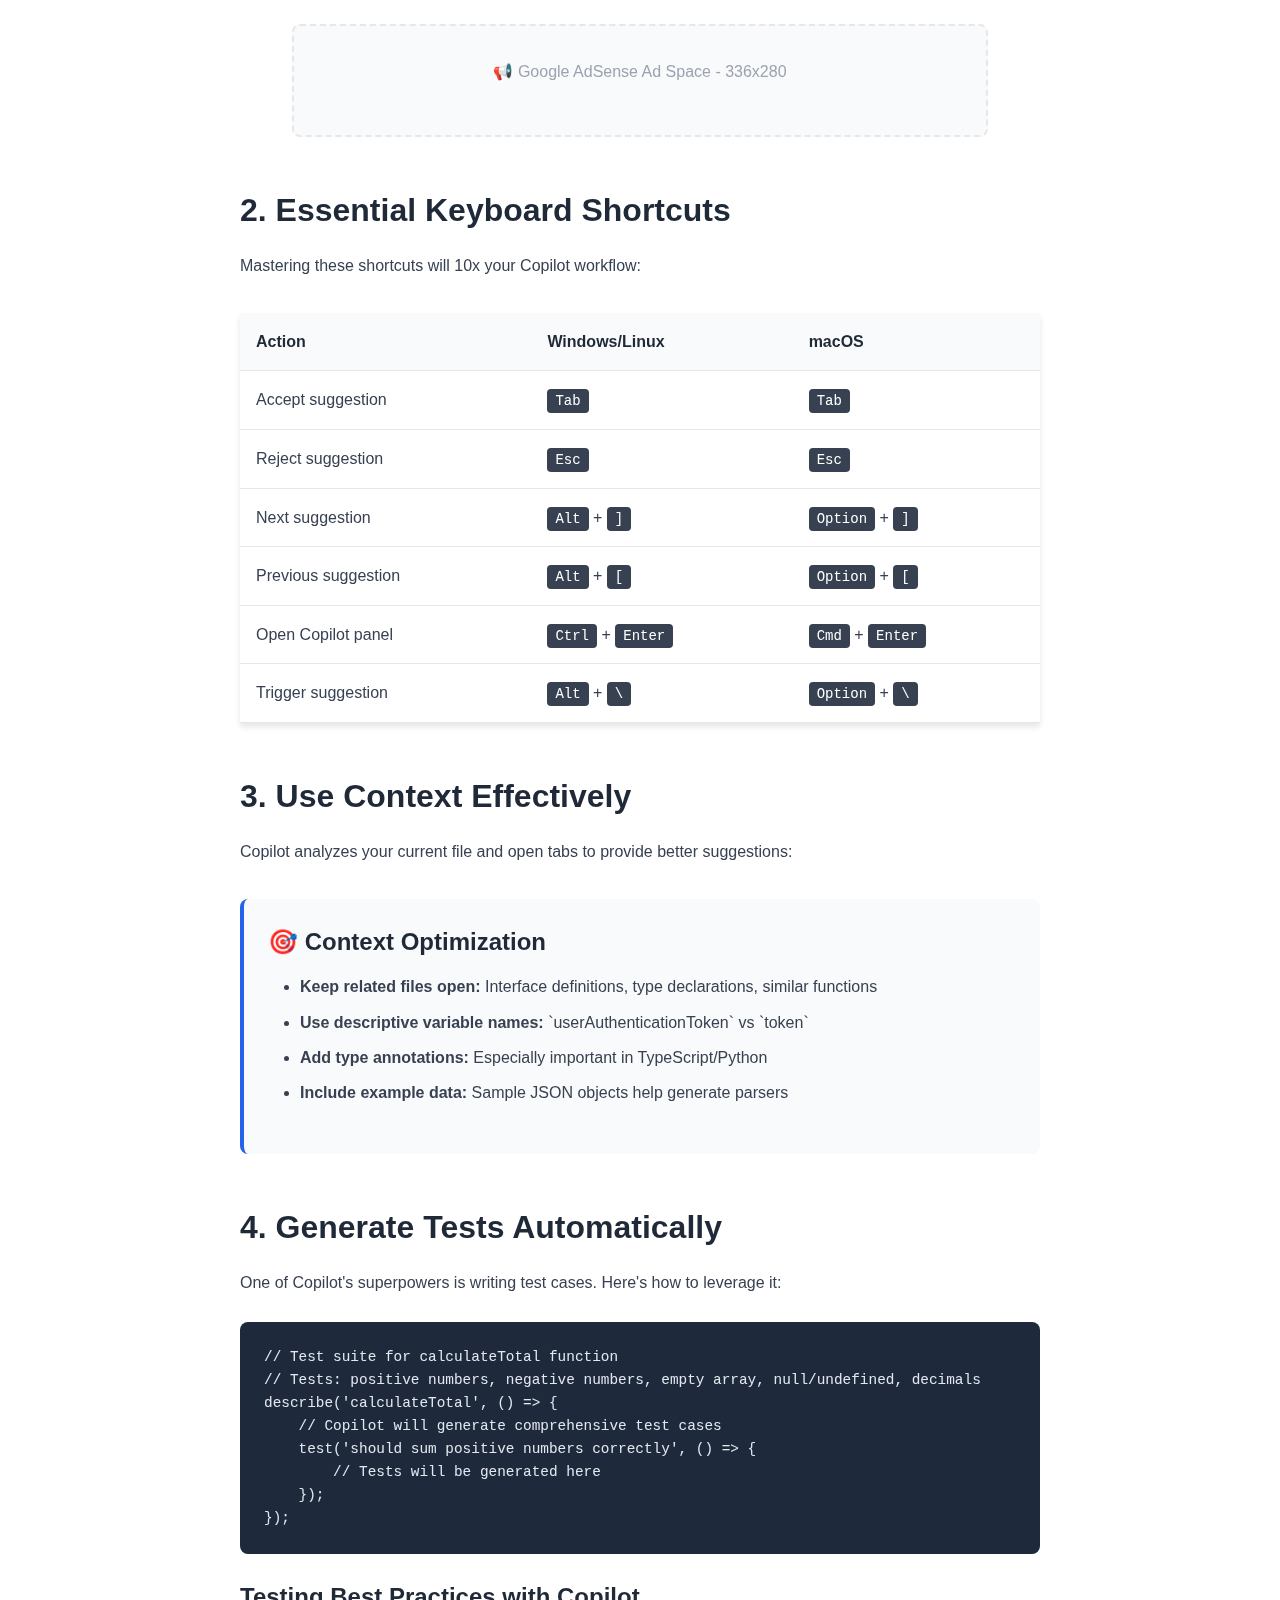
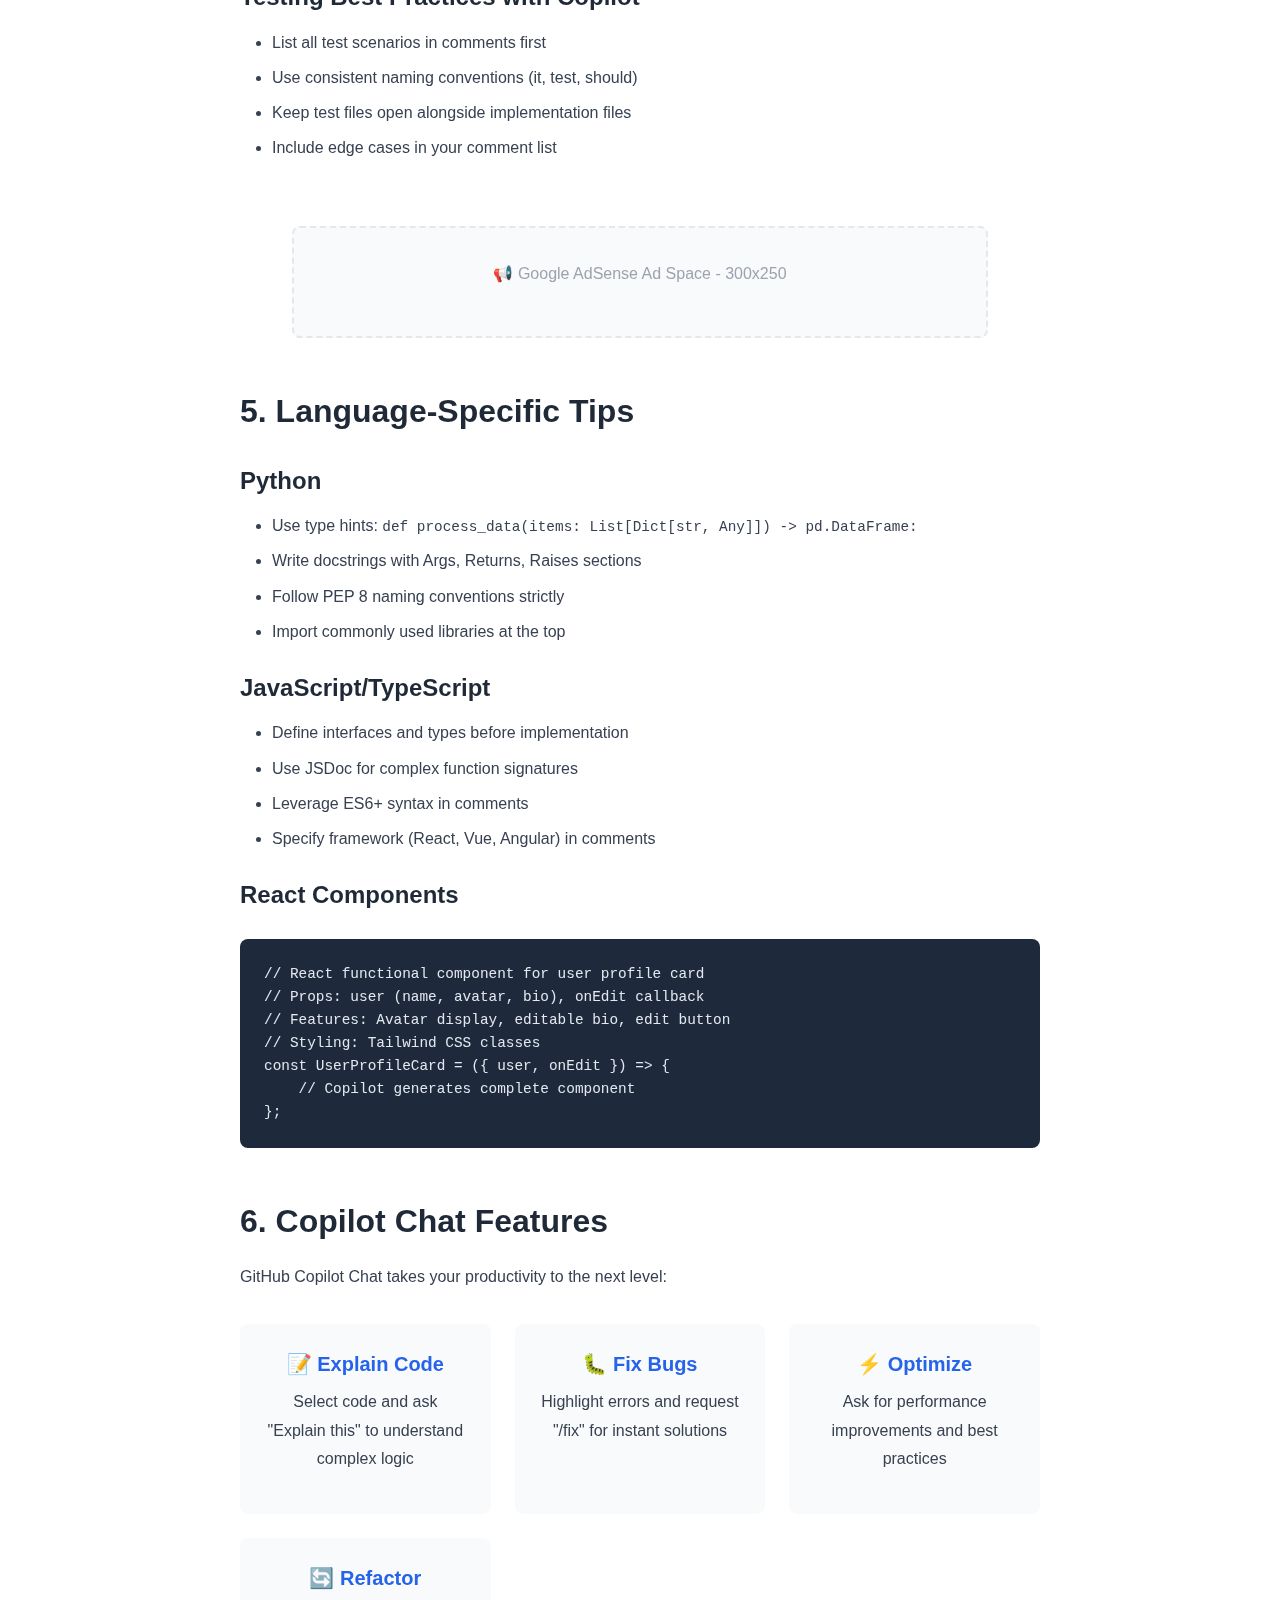
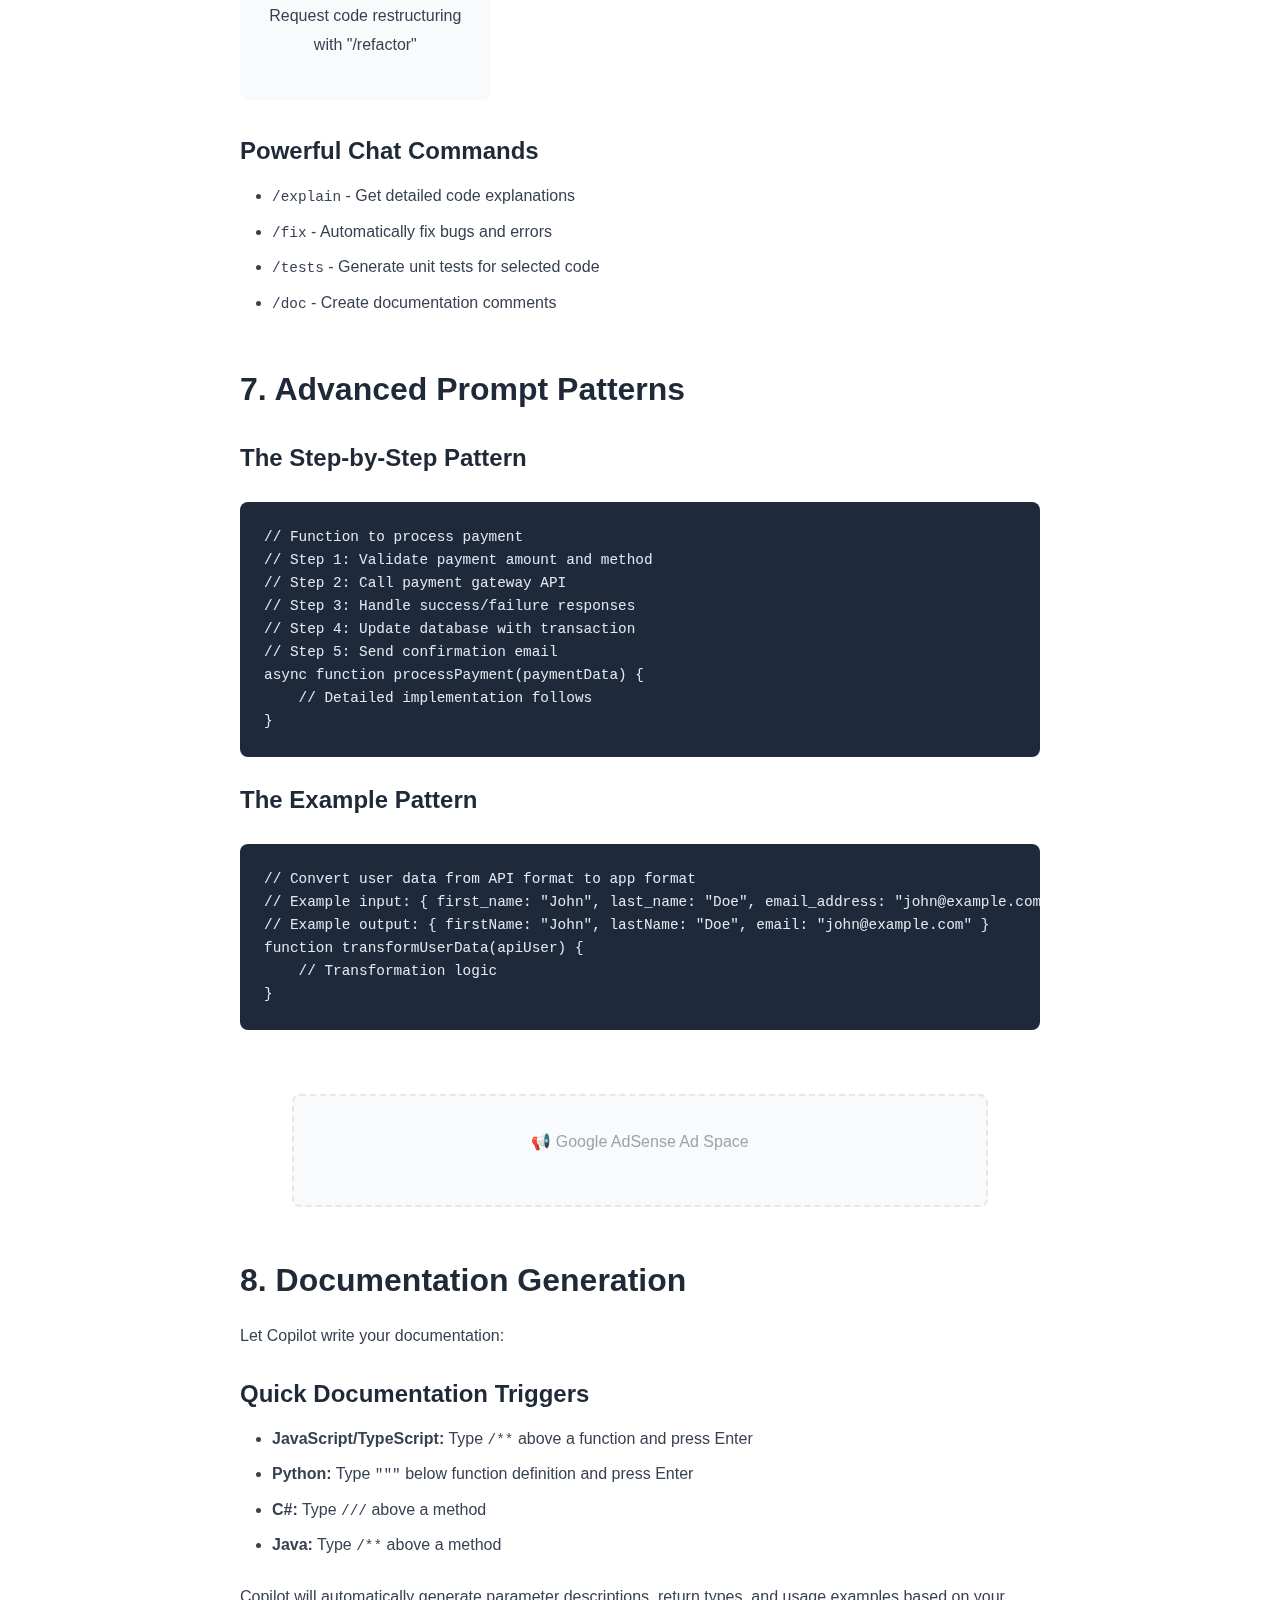
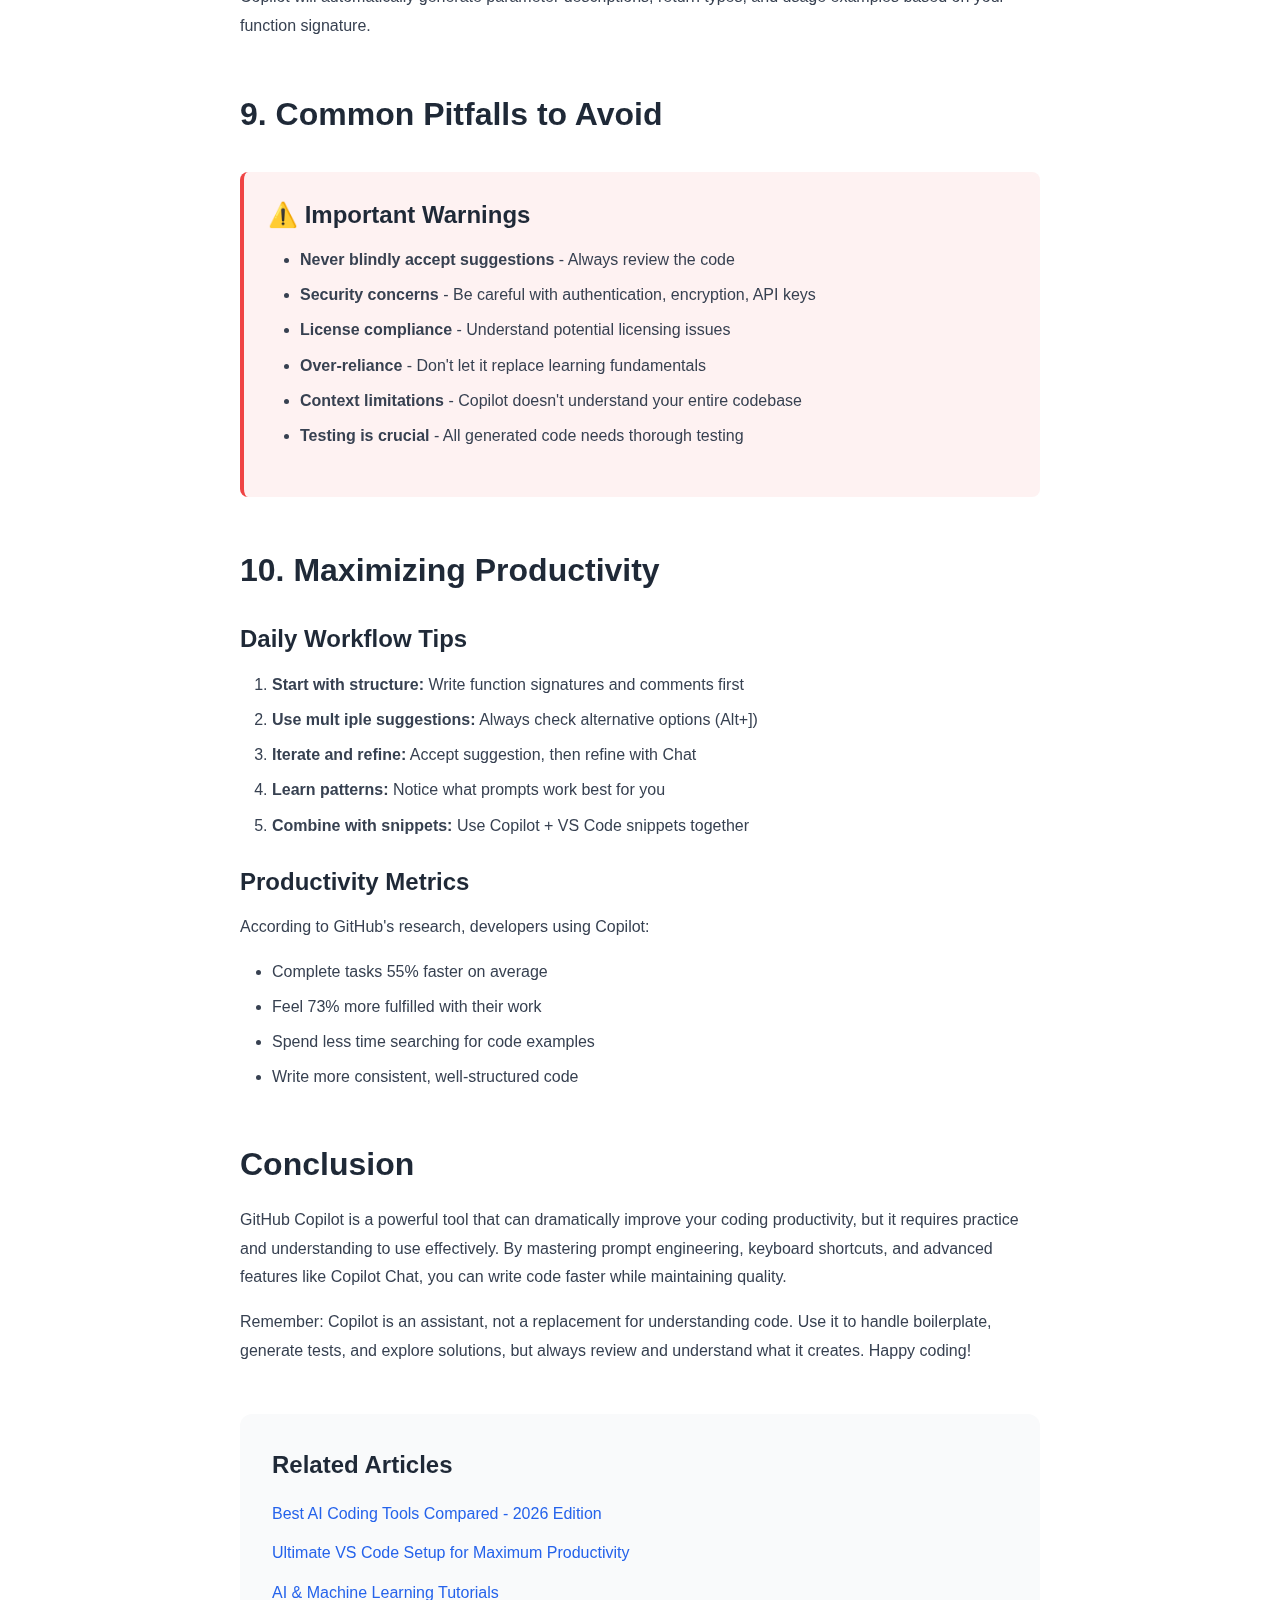
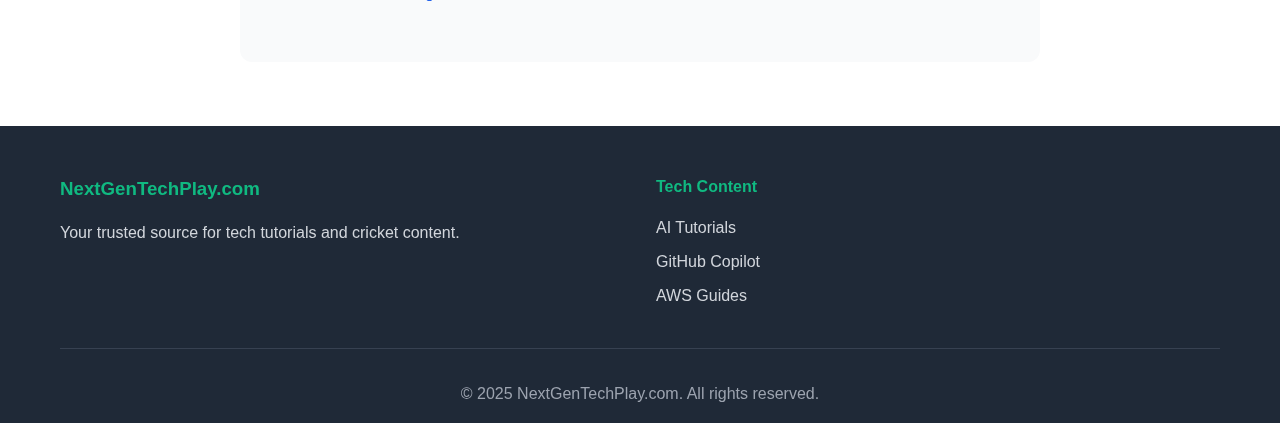
<file: github-copilot.html>
<!DOCTYPE html>
<html lang="en">
<head>
    <meta charset="UTF-8">
    <meta name="viewport" content="width=device-width, initial-scale=1.0">
    <meta name="description" content="Master GitHub Copilot with expert tips, tricks, and productivity hacks. Learn prompt engineering, keyboard shortcuts, and advanced coding techniques.">
    <meta name="keywords" content="GitHub Copilot tips, Copilot tricks, AI coding, prompt engineering, coding productivity, GitHub Copilot guide, developer tools">
    <title>GitHub Copilot Tips & Tricks - Ultimate Guide 2026 | NextGenTechPlay</title>
    <link rel="stylesheet" href="css/style.css">
</head>
<body>
    <header>
        <nav class="navbar">
            <div class="container">
                <div class="logo">
                    <h1>🚀 NextGenTechPlay.com</h1>
                </div>
                <button class="mobile-toggle" id="mobileToggle">☰</button>
                <ul class="nav-menu" id="navMenu">
                    <li><a href="index.html">Home</a></li>
                    <li><a href="cricket-videos.html">Cricket Videos</a></li>
                    <li><a href="ai-tutorials.html">AI & Tech</a></li>
                    <li><a href="github-copilot.html" class="active">GitHub Copilot</a></li>
                    <li><a href="aws-guides.html">AWS Guides</a></li>
                    <li><a href="networking.html">Networking</a></li>
                    <li><a href="money-online.html">Earn Online</a></li>
                    <li><a href="blog.html">Blog</a></li>
                </ul>
            </div>
        </nav>
    </header>

    <article class="article-page">
        <div class="container">
            <header class="article-header">
                <h1>GitHub Copilot: Expert Tips & Tricks for 2026</h1>
                <p class="article-meta">📅 Updated December 20, 2025 | ⏱️ 15 min read | 💻 Coding Tools</p>
            </header>

            <div class="ad-container">
                <div class="ad-placeholder">
                    <p>📢 Google AdSense Ad Space - 728x90</p>
                </div>
            </div>

            <div class="article-content">
                
                <section>
                    <h2>Introduction to GitHub Copilot</h2>
                    <p>GitHub Copilot has revolutionized how developers write code. As an AI-powered coding assistant, it can dramatically boost your productivity - but only if you know how to use it effectively. After using Copilot extensively, I've discovered numerous tips and tricks that will help you get the most out of this powerful tool.</p>
                    <p>In this comprehensive guide, you'll learn:</p>
                    <ul>
                        <li>How to write prompts that generate better code</li>
                        <li>Essential keyboard shortcuts for faster workflow</li>
                        <li>Advanced techniques for specific programming languages</li>
                        <li>Common pitfalls to avoid</li>
                        <li>Integration strategies for your development environment</li>
                    </ul>
                </section>

                <section>
                    <h2>1. Master Prompt Engineering</h2>
                    <p>The quality of Copilot's suggestions depends heavily on how you describe what you want. Here's how to write effective prompts:</p>
                    
                    <div class="tip-box">
                        <h3>✨ Pro Tip: The GWT Pattern</h3>
                        <p>Use the "Given-When-Then" pattern in comments:</p>
                        <pre><code>// Given: A user object with email and password
// When: The login function is called with valid credentials
// Then: Return JWT token and user data
async function loginUser(credentials) {
    // Copilot will generate comprehensive authentication logic
}</code></pre>
                    </div>

                    <h3>Writing Better Comments</h3>
                    <ul>
                        <li><strong>Be Specific:</strong> "Validate email with RFC 5322 regex" instead of "check email"</li>
                        <li><strong>Include Edge Cases:</strong> Mention null values, empty arrays, special characters</li>
                        <li><strong>Specify Return Types:</strong> "Returns Promise&lt;User[]&gt;" helps TypeScript suggestions</li>
                        <li><strong>Mention Libraries:</strong> "Using axios for HTTP requests" guides implementation</li>
                    </ul>
                </section>

                <div class="ad-container">
                    <div class="ad-placeholder">
                        <p>📢 Google AdSense Ad Space - 336x280</p>
                    </div>
                </div>

                <section>
                    <h2>2. Essential Keyboard Shortcuts</h2>
                    <p>Mastering these shortcuts will 10x your Copilot workflow:</p>
                    
                    <table class="shortcuts-table">
                        <thead>
                            <tr>
                                <th>Action</th>
                                <th>Windows/Linux</th>
                                <th>macOS</th>
                            </tr>
                        </thead>
                        <tbody>
                            <tr>
                                <td>Accept suggestion</td>
                                <td><kbd>Tab</kbd></td>
                                <td><kbd>Tab</kbd></td>
                            </tr>
                            <tr>
                                <td>Reject suggestion</td>
                                <td><kbd>Esc</kbd></td>
                                <td><kbd>Esc</kbd></td>
                            </tr>
                            <tr>
                                <td>Next suggestion</td>
                                <td><kbd>Alt</kbd> + <kbd>]</kbd></td>
                                <td><kbd>Option</kbd> + <kbd>]</kbd></td>
                            </tr>
                            <tr>
                                <td>Previous suggestion</td>
                                <td><kbd>Alt</kbd> + <kbd>[</kbd></td>
                                <td><kbd>Option</kbd> + <kbd>[</kbd></td>
                            </tr>
                            <tr>
                                <td>Open Copilot panel</td>
                                <td><kbd>Ctrl</kbd> + <kbd>Enter</kbd></td>
                                <td><kbd>Cmd</kbd> + <kbd>Enter</kbd></td>
                            </tr>
                            <tr>
                                <td>Trigger suggestion</td>
                                <td><kbd>Alt</kbd> + <kbd>\</kbd></td>
                                <td><kbd>Option</kbd> + <kbd>\</kbd></td>
                            </tr>
                        </tbody>
                    </table>
                </section>

                <section>
                    <h2>3. Use Context Effectively</h2>
                    <p>Copilot analyzes your current file and open tabs to provide better suggestions:</p>
                    
                    <div class="tip-box">
                        <h3>🎯 Context Optimization</h3>
                        <ul>
                            <li><strong>Keep related files open:</strong> Interface definitions, type declarations, similar functions</li>
                            <li><strong>Use descriptive variable names:</strong> `userAuthenticationToken` vs `token`</li>
                            <li><strong>Add type annotations:</strong> Especially important in TypeScript/Python</li>
                            <li><strong>Include example data:</strong> Sample JSON objects help generate parsers</li>
                        </ul>
                    </div>
                </section>

                <section>
                    <h2>4. Generate Tests Automatically</h2>
                    <p>One of Copilot's superpowers is writing test cases. Here's how to leverage it:</p>
                    
                    <pre><code>// Test suite for calculateTotal function
// Tests: positive numbers, negative numbers, empty array, null/undefined, decimals
describe('calculateTotal', () => {
    // Copilot will generate comprehensive test cases
    test('should sum positive numbers correctly', () => {
        // Tests will be generated here
    });
});</code></pre>

                    <h3>Testing Best Practices with Copilot</h3>
                    <ul>
                        <li>List all test scenarios in comments first</li>
                        <li>Use consistent naming conventions (it, test, should)</li>
                        <li>Keep test files open alongside implementation files</li>
                        <li>Include edge cases in your comment list</li>
                    </ul>
                </section>

                <div class="ad-container">
                    <div class="ad-placeholder">
                        <p>📢 Google AdSense Ad Space - 300x250</p>
                    </div>
                </div>

                <section>
                    <h2>5. Language-Specific Tips</h2>
                    
                    <h3>Python</h3>
                    <ul>
                        <li>Use type hints: <code>def process_data(items: List[Dict[str, Any]]) -> pd.DataFrame:</code></li>
                        <li>Write docstrings with Args, Returns, Raises sections</li>
                        <li>Follow PEP 8 naming conventions strictly</li>
                        <li>Import commonly used libraries at the top</li>
                    </ul>

                    <h3>JavaScript/TypeScript</h3>
                    <ul>
                        <li>Define interfaces and types before implementation</li>
                        <li>Use JSDoc for complex function signatures</li>
                        <li>Leverage ES6+ syntax in comments</li>
                        <li>Specify framework (React, Vue, Angular) in comments</li>
                    </ul>

                    <h3>React Components</h3>
                    <pre><code>// React functional component for user profile card
// Props: user (name, avatar, bio), onEdit callback
// Features: Avatar display, editable bio, edit button
// Styling: Tailwind CSS classes
const UserProfileCard = ({ user, onEdit }) => {
    // Copilot generates complete component
};</code></pre>
                </section>

                <section>
                    <h2>6. Copilot Chat Features</h2>
                    <p>GitHub Copilot Chat takes your productivity to the next level:</p>
                    
                    <div class="feature-grid">
                        <div class="feature-card">
                            <h4>📝 Explain Code</h4>
                            <p>Select code and ask "Explain this" to understand complex logic</p>
                        </div>
                        <div class="feature-card">
                            <h4>🐛 Fix Bugs</h4>
                            <p>Highlight errors and request "/fix" for instant solutions</p>
                        </div>
                        <div class="feature-card">
                            <h4>⚡ Optimize</h4>
                            <p>Ask for performance improvements and best practices</p>
                        </div>
                        <div class="feature-card">
                            <h4>🔄 Refactor</h4>
                            <p>Request code restructuring with "/refactor"</p>
                        </div>
                    </div>

                    <h3>Powerful Chat Commands</h3>
                    <ul>
                        <li><code>/explain</code> - Get detailed code explanations</li>
                        <li><code>/fix</code> - Automatically fix bugs and errors</li>
                        <li><code>/tests</code> - Generate unit tests for selected code</li>
                        <li><code>/doc</code> - Create documentation comments</li>
                    </ul>
                </section>

                <section>
                    <h2>7. Advanced Prompt Patterns</h2>
                    
                    <h3>The Step-by-Step Pattern</h3>
                    <pre><code>// Function to process payment
// Step 1: Validate payment amount and method
// Step 2: Call payment gateway API
// Step 3: Handle success/failure responses
// Step 4: Update database with transaction
// Step 5: Send confirmation email
async function processPayment(paymentData) {
    // Detailed implementation follows
}</code></pre>

                    <h3>The Example Pattern</h3>
                    <pre><code>// Convert user data from API format to app format
// Example input: { first_name: "John", last_name: "Doe", email_address: "john@example.com" }
// Example output: { firstName: "John", lastName: "Doe", email: "john@example.com" }
function transformUserData(apiUser) {
    // Transformation logic
}</code></pre>
                </section>

                <div class="ad-container">
                    <div class="ad-placeholder">
                        <p>📢 Google AdSense Ad Space</p>
                    </div>
                </div>

                <section>
                    <h2>8. Documentation Generation</h2>
                    <p>Let Copilot write your documentation:</p>
                    
                    <h3>Quick Documentation Triggers</h3>
                    <ul>
                        <li><strong>JavaScript/TypeScript:</strong> Type <code>/**</code> above a function and press Enter</li>
                        <li><strong>Python:</strong> Type <code>"""</code> below function definition and press Enter</li>
                        <li><strong>C#:</strong> Type <code>///</code> above a method</li>
                        <li><strong>Java:</strong> Type <code>/**</code> above a method</li>
                    </ul>

                    <p>Copilot will automatically generate parameter descriptions, return types, and usage examples based on your function signature.</p>
                </section>

                <section>
                    <h2>9. Common Pitfalls to Avoid</h2>
                    
                    <div class="warning-box">
                        <h3>⚠️ Important Warnings</h3>
                        <ul>
                            <li><strong>Never blindly accept suggestions</strong> - Always review the code</li>
                            <li><strong>Security concerns</strong> - Be careful with authentication, encryption, API keys</li>
                            <li><strong>License compliance</strong> - Understand potential licensing issues</li>
                            <li><strong>Over-reliance</strong> - Don't let it replace learning fundamentals</li>
                            <li><strong>Context limitations</strong> - Copilot doesn't understand your entire codebase</li>
                            <li><strong>Testing is crucial</strong> - All generated code needs thorough testing</li>
                        </ul>
                    </div>
                </section>

                <section>
                    <h2>10. Maximizing Productivity</h2>
                    
                    <h3>Daily Workflow Tips</h3>
                    <ol>
                        <li><strong>Start with structure:</strong> Write function signatures and comments first</li>
                        <li><strong>Use mult iple suggestions:</strong> Always check alternative options (Alt+])</li>
                        <li><strong>Iterate and refine:</strong> Accept suggestion, then refine with Chat</li>
                        <li><strong>Learn patterns:</strong> Notice what prompts work best for you</li>
                        <li><strong>Combine with snippets:</strong> Use Copilot + VS Code snippets together</li>
                    </ol>

                    <h3>Productivity Metrics</h3>
                    <p>According to GitHub's research, developers using Copilot:</p>
                    <ul>
                        <li>Complete tasks 55% faster on average</li>
                        <li>Feel 73% more fulfilled with their work</li>
                        <li>Spend less time searching for code examples</li>
                        <li>Write more consistent, well-structured code</li>
                    </ul>
                </section>

                <section>
                    <h2>Conclusion</h2>
                    <p>GitHub Copilot is a powerful tool that can dramatically improve your coding productivity, but it requires practice and understanding to use effectively. By mastering prompt engineering, keyboard shortcuts, and advanced features like Copilot Chat, you can write code faster while maintaining quality.</p>
                    
                    <p>Remember: Copilot is an assistant, not a replacement for understanding code. Use it to handle boilerplate, generate tests, and explore solutions, but always review and understand what it creates. Happy coding!</p>
                </section>

                <div class="related-articles">
                    <h3>Related Articles</h3>
                    <ul>
                        <li><a href="blog/ai-coding-tools.html">Best AI Coding Tools Compared - 2026 Edition</a></li>
                        <li><a href="blog/vs-code-setup.html">Ultimate VS Code Setup for Maximum Productivity</a></li>
                        <li><a href="ai-tutorials.html">AI & Machine Learning Tutorials</a></li>
                    </ul>
                </div>

            </div>
        </div>
    </article>

    <footer>
        <div class="container">
            <div class="footer-grid">
                <div class="footer-section">
                    <h3>NextGenTechPlay.com</h3>
                    <p>Your trusted source for tech tutorials and cricket content.</p>
                </div>
                <div class="footer-section">
                    <h4>Tech Content</h4>
                    <ul>
                        <li><a href="ai-tutorials.html">AI Tutorials</a></li>
                        <li><a href="github-copilot.html">GitHub Copilot</a></li>
                        <li><a href="aws-guides.html">AWS Guides</a></li>
                    </ul>
                </div>
            </div>
            <div class="footer-bottom">
                <p>&copy; 2025 NextGenTechPlay.com. All rights reserved.</p>
            </div>
        </div>
    </footer>

    <script src="js/script.js"></script>

    <style>
        .article-page {
            padding: 2rem 0 4rem;
            background: white;
        }

        .article-header {
            text-align: center;
            margin-bottom: 3rem;
        }

        .article-header h1 {
            font-size: 2.5rem;
            color: var(--dark-color);
            margin-bottom: 1rem;
            line-height: 1.2;
        }

        .article-meta {
            color: #6b7280;
            font-size: 0.95rem;
        }

        .article-content {
            max-width: 800px;
            margin: 0 auto;
        }

        .article-content section {
            margin-bottom: 3rem;
        }

        .article-content h2 {
            font-size: 2rem;
            color: var(--dark-color);
            margin-bottom: 1rem;
            margin-top: 2rem;
        }

        .article-content h3 {
            font-size: 1.5rem;
            color: var(--dark-color);
            margin-bottom: 0.75rem;
            margin-top: 1.5rem;
        }

        .article-content h4 {
            font-size: 1.25rem;
            color: var(--dark-color);
            margin-bottom: 0.5rem;
        }

        .article-content p {
            margin-bottom: 1rem;
            line-height: 1.8;
        }

        .article-content ul, .article-content ol {
            margin-bottom: 1.5rem;
            padding-left: 2rem;
        }

        .article-content li {
            margin-bottom: 0.5rem;
            line-height: 1.7;
        }

        .tip-box, .warning-box {
            background: var(--light-color);
            border-left: 4px solid var(--primary-color);
            padding: 1.5rem;
            margin: 2rem 0;
            border-radius: 8px;
        }

        .warning-box {
            border-left-color: #ef4444;
            background: #fef2f2;
        }

        .tip-box h3, .warning-box h3 {
            margin-top: 0;
            color: var(--dark-color);
        }

        pre {
            background: #1e293b;
            color: #e2e8f0;
            padding: 1.5rem;
            border-radius: 8px;
            overflow-x: auto;
            margin: 1.5rem 0;
        }

        code {
            font-family: 'Courier New', monospace;
            font-size: 0.9rem;
        }

        .shortcuts-table {
            width: 100%;
            border-collapse: collapse;
            margin: 2rem 0;
            background: white;
            box-shadow: var(--shadow);
        }

        .shortcuts-table th,
        .shortcuts-table td {
            padding: 1rem;
            text-align: left;
            border-bottom: 1px solid var(--border-color);
        }

        .shortcuts-table th {
            background: var(--light-color);
            font-weight: 600;
            color: var(--dark-color);
        }

        kbd {
            background: #374151;
            color: white;
            padding: 0.25rem 0.5rem;
            border-radius: 4px;
            font-family: monospace;
            font-size: 0.875rem;
        }

        .feature-grid {
            display: grid;
            grid-template-columns: repeat(auto-fit, minmax(200px, 1fr));
            gap: 1.5rem;
            margin: 2rem 0;
        }

        .feature-card {
            background: var(--light-color);
            padding: 1.5rem;
            border-radius: 8px;
            text-align: center;
        }

        .feature-card h4 {
            margin-bottom: 0.5rem;
            color: var(--primary-color);
        }

        .related-articles {
            background: var(--light-color);
            padding: 2rem;
            border-radius: 12px;
            margin-top: 3rem;
        }

        .related-articles h3 {
            margin-top: 0;
            margin-bottom: 1rem;
        }

        .related-articles ul {
            list-style: none;
            padding: 0;
        }

        .related-articles li {
            margin-bottom: 0.75rem;
        }

        .related-articles a {
            color: var(--primary-color);
            text-decoration: none;
            font-weight: 500;
        }

        .related-articles a:hover {
            text-decoration: underline;
        }

        @media (max-width: 768px) {
            .article-header h1 {
                font-size: 2rem;
            }

            .article-content h2 {
                font-size: 1.75rem;
            }

            .article-content h3 {
                font-size: 1.35rem;
            }
        }
    </style>
</body>
</html>
</file>
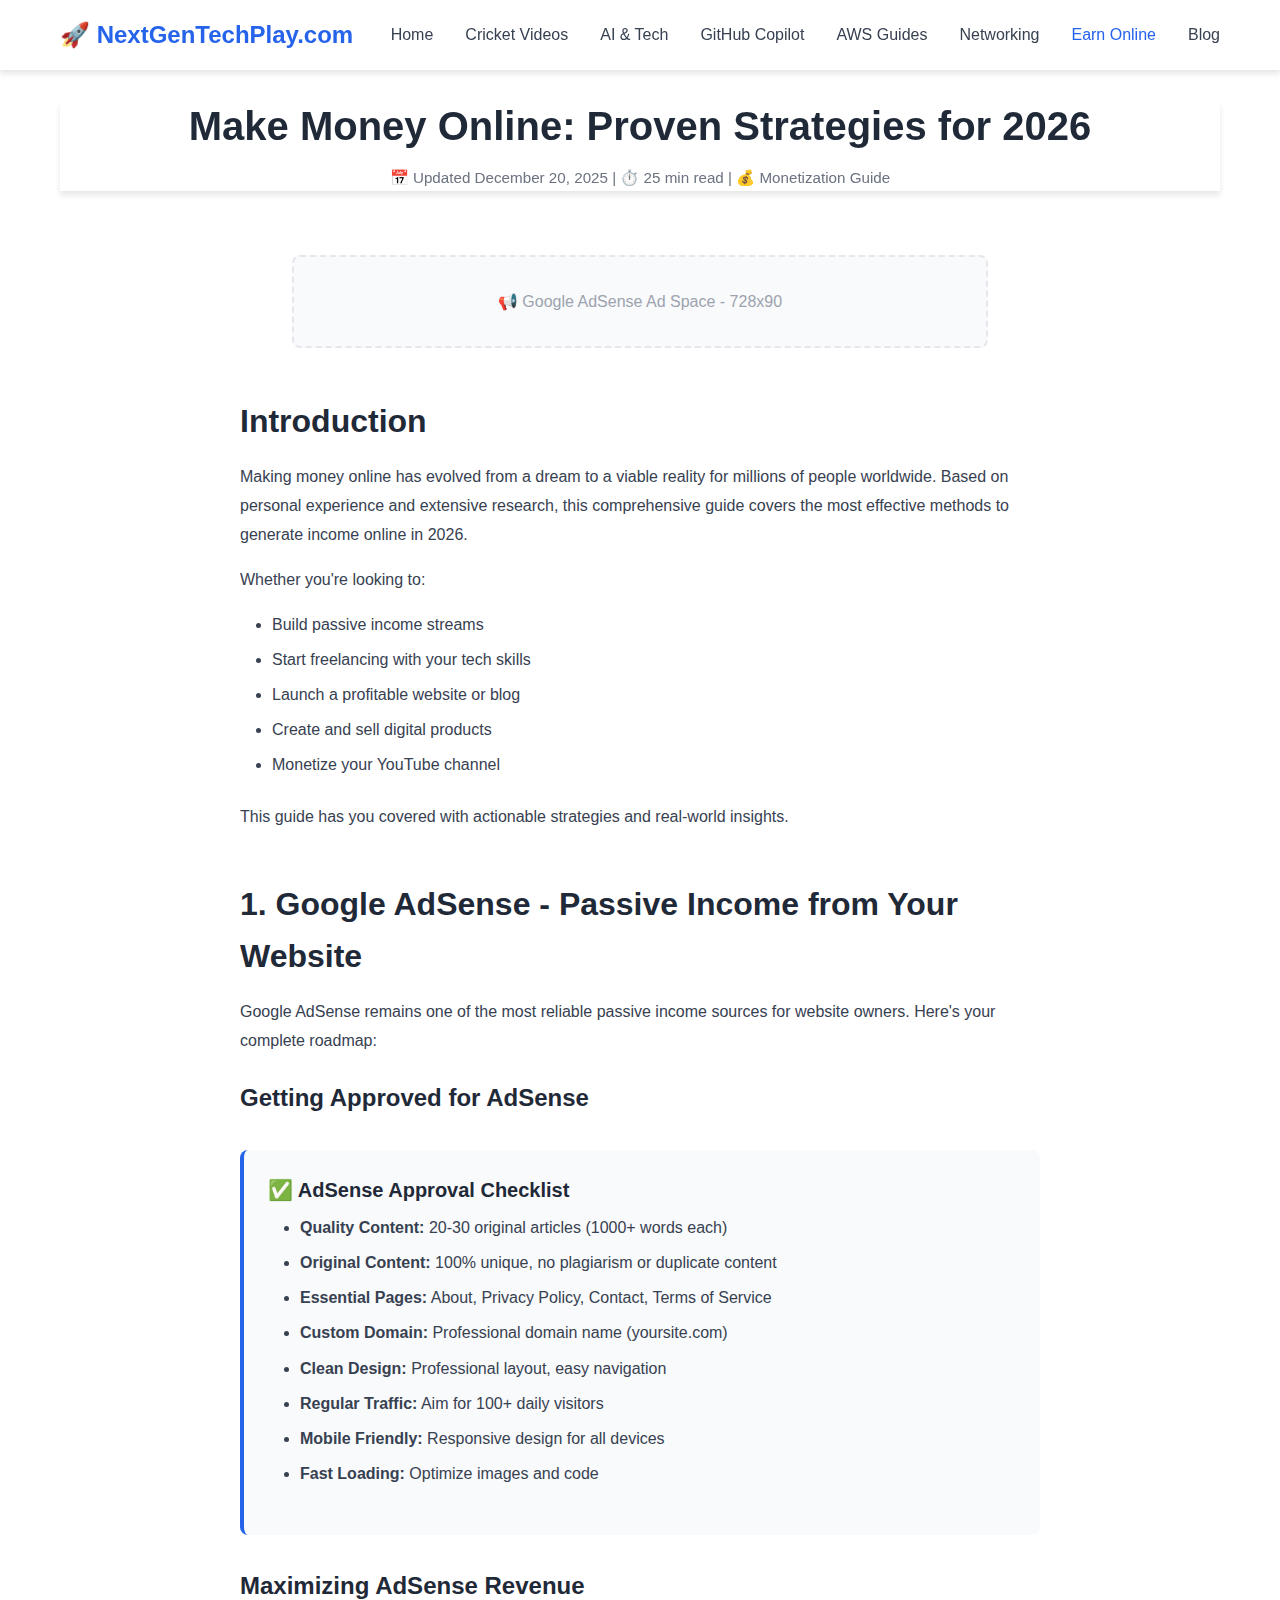
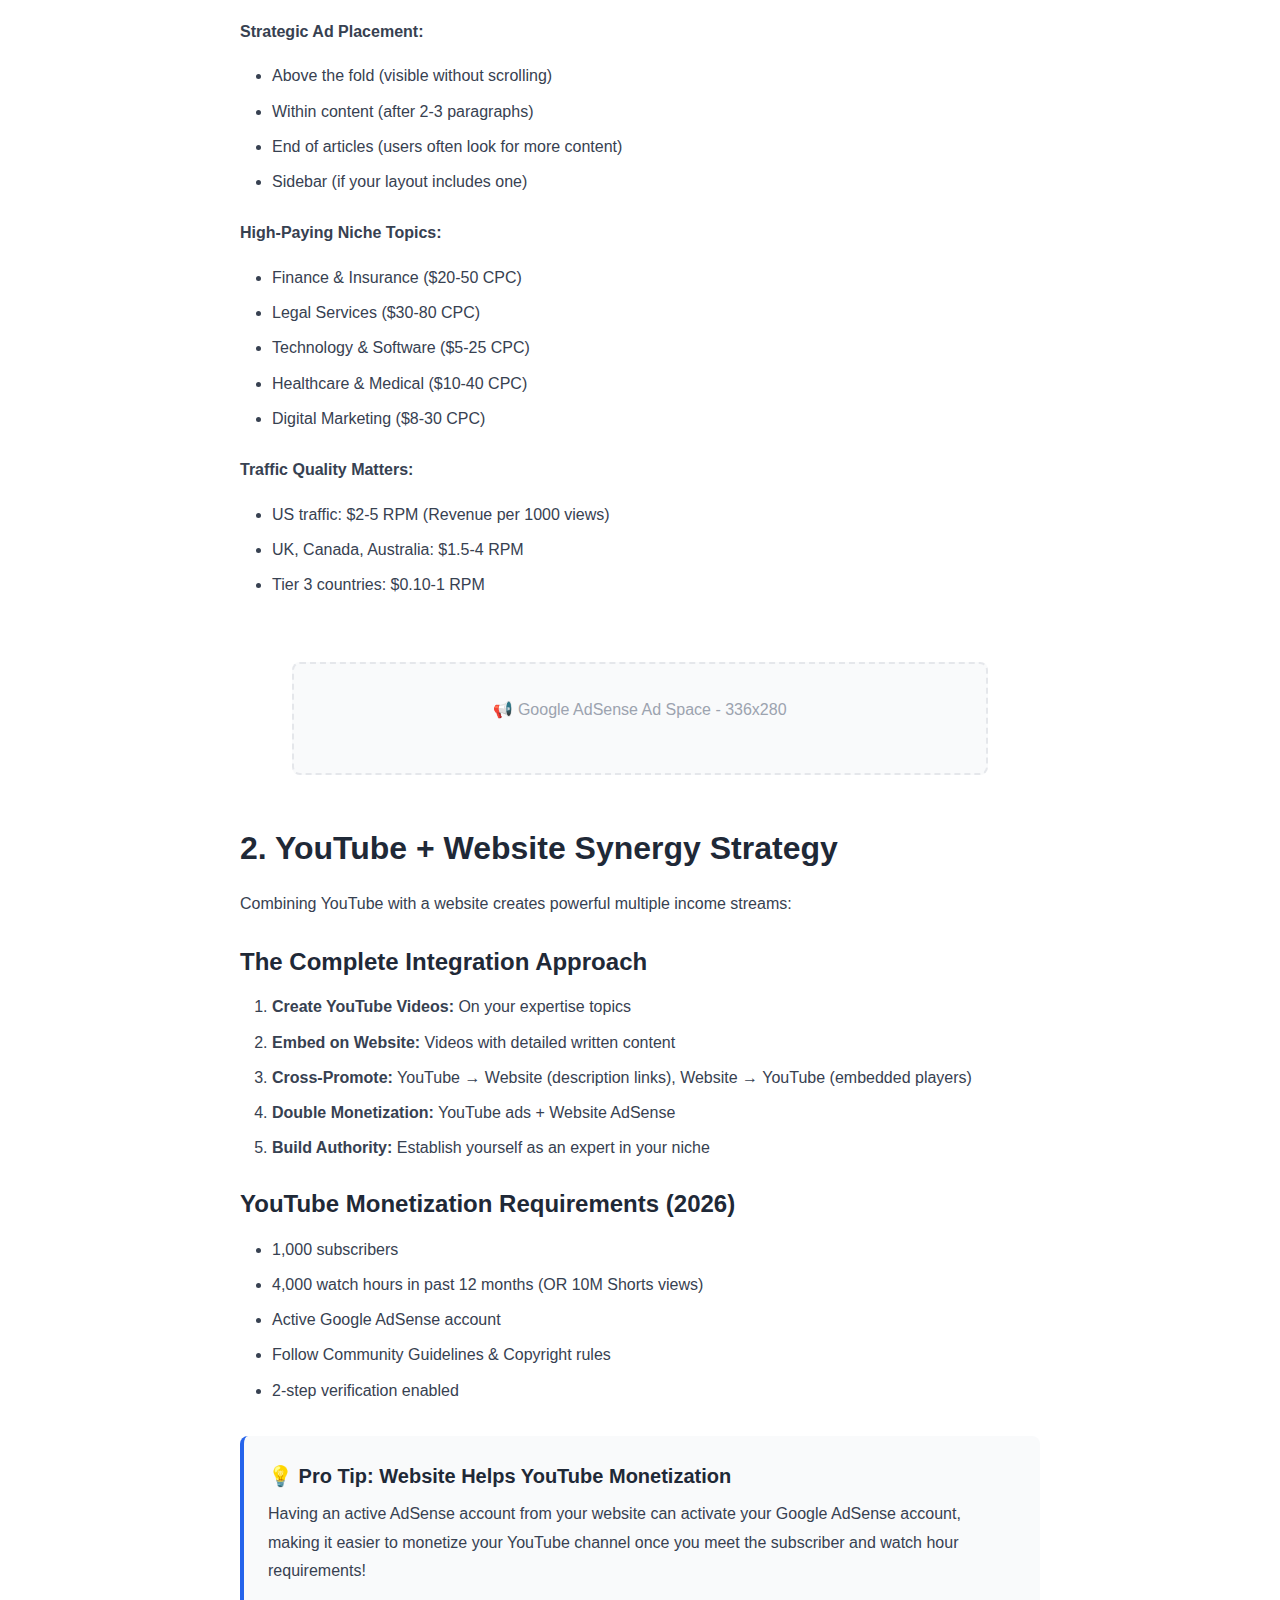
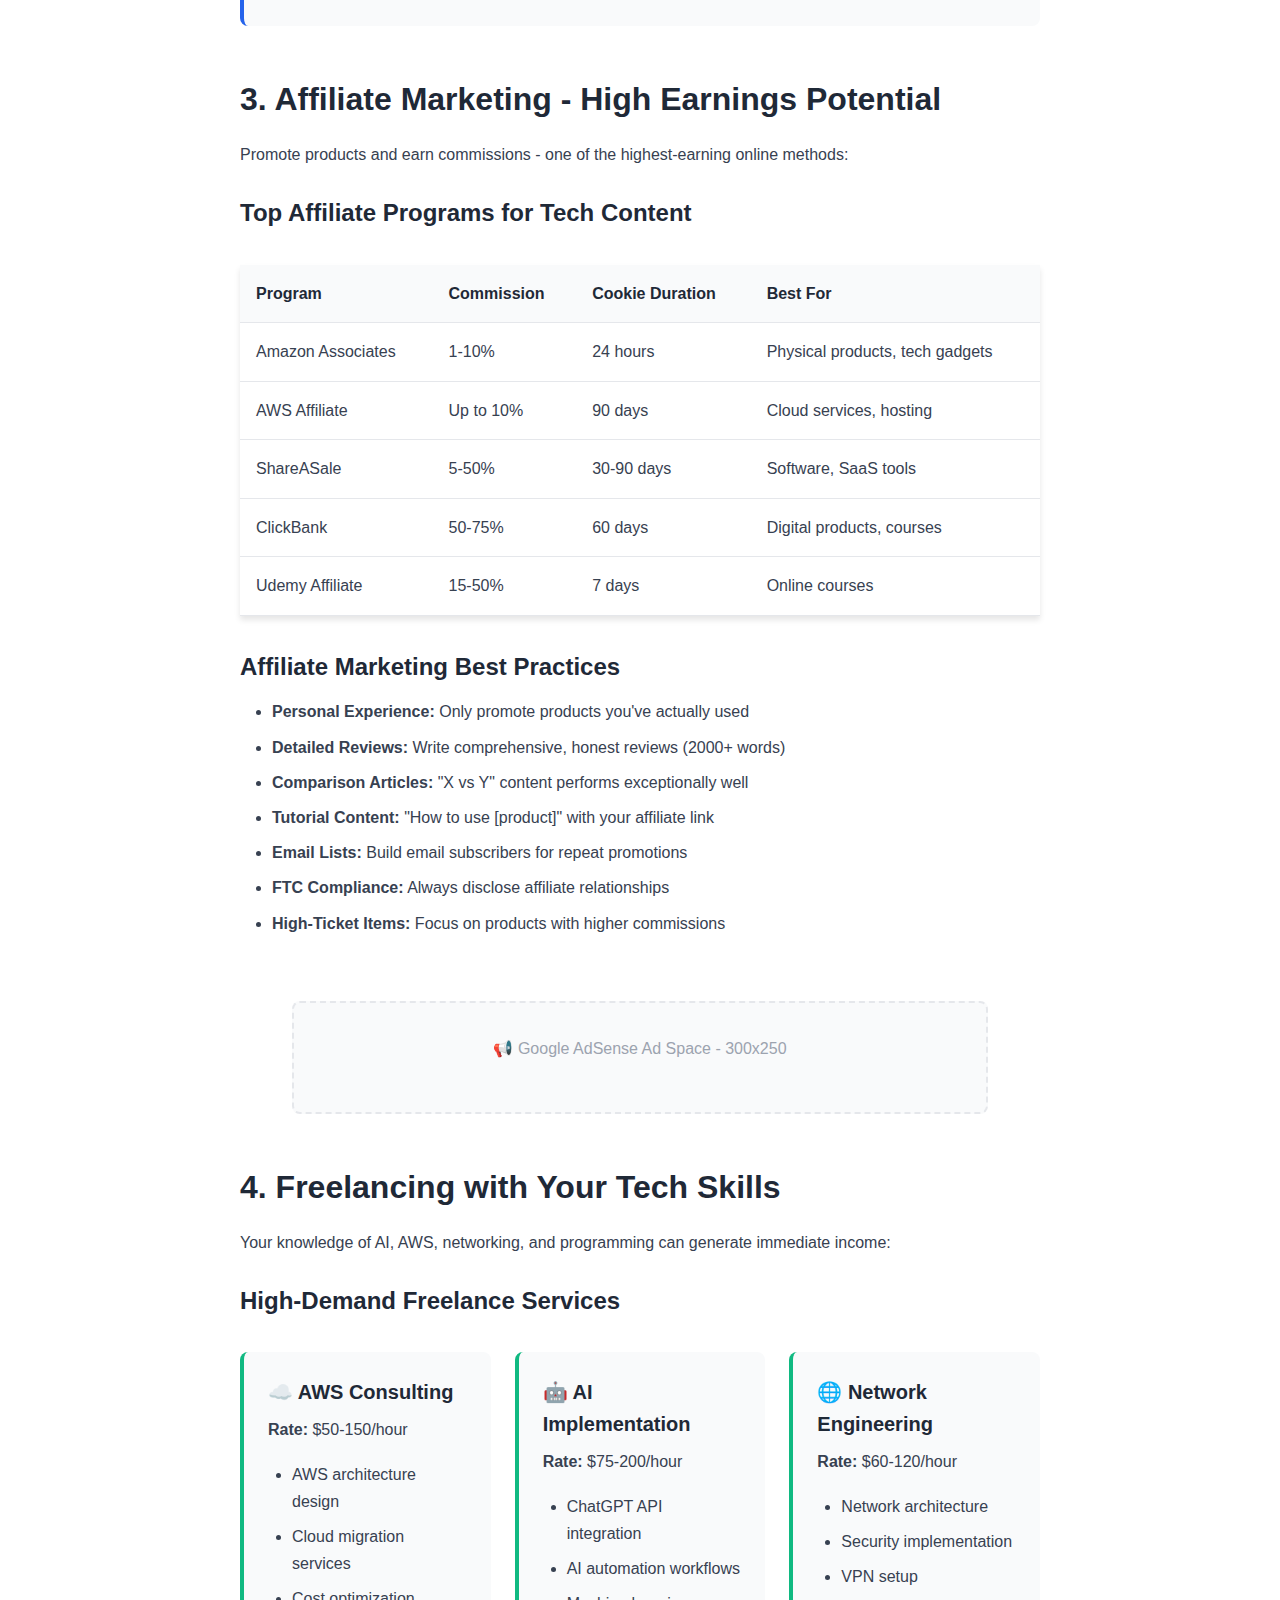
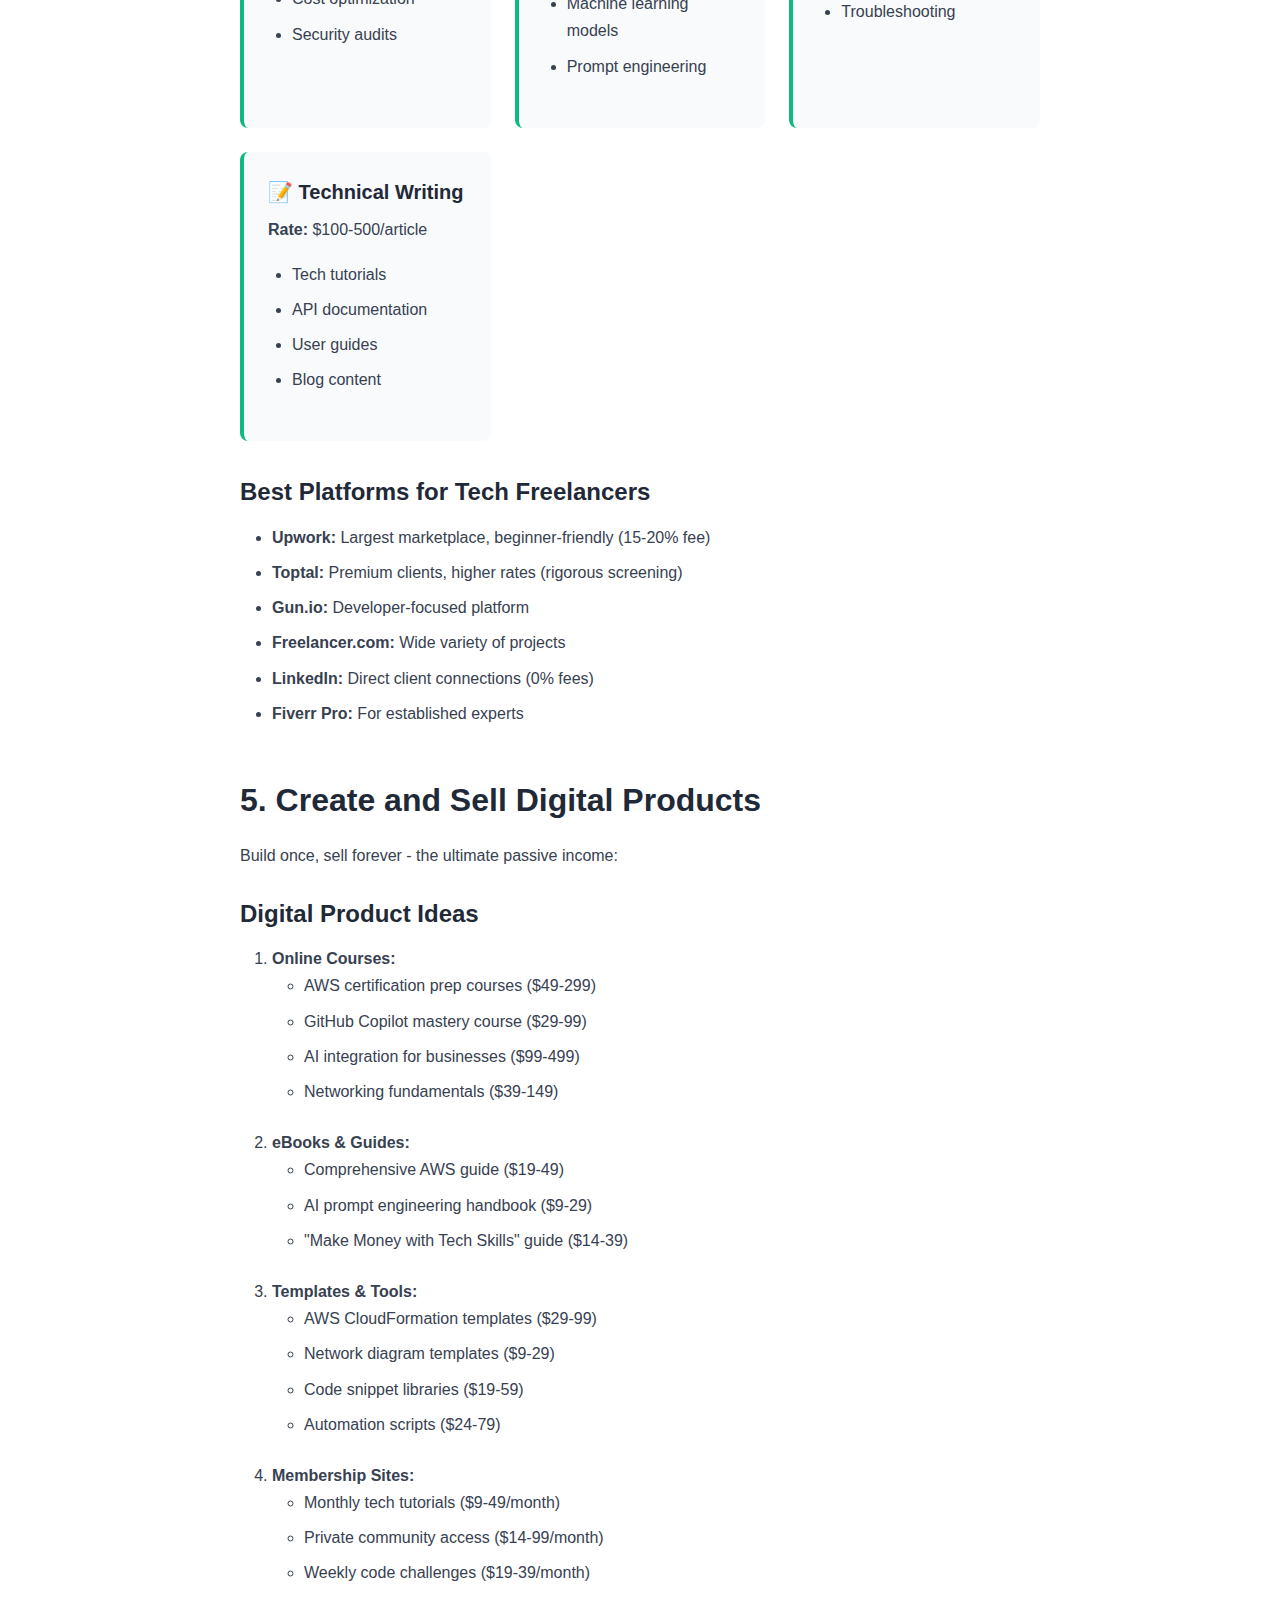
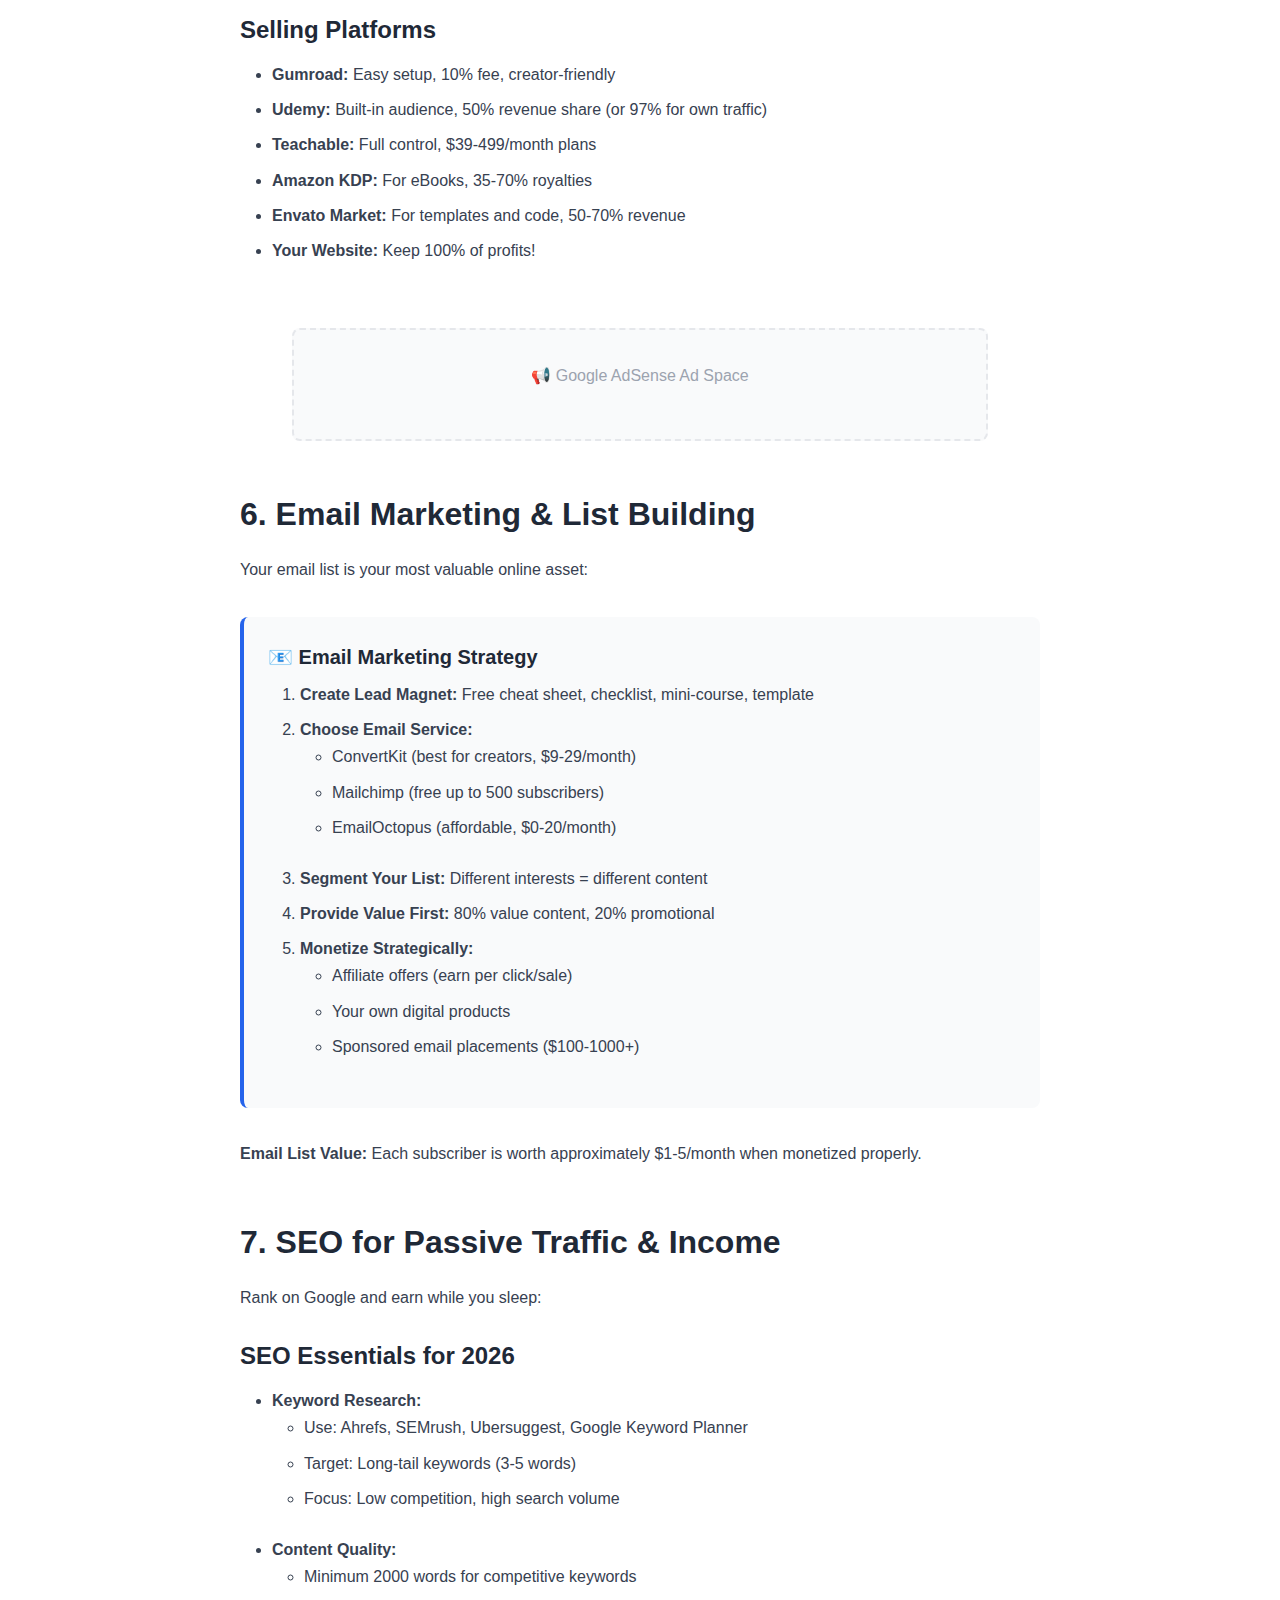
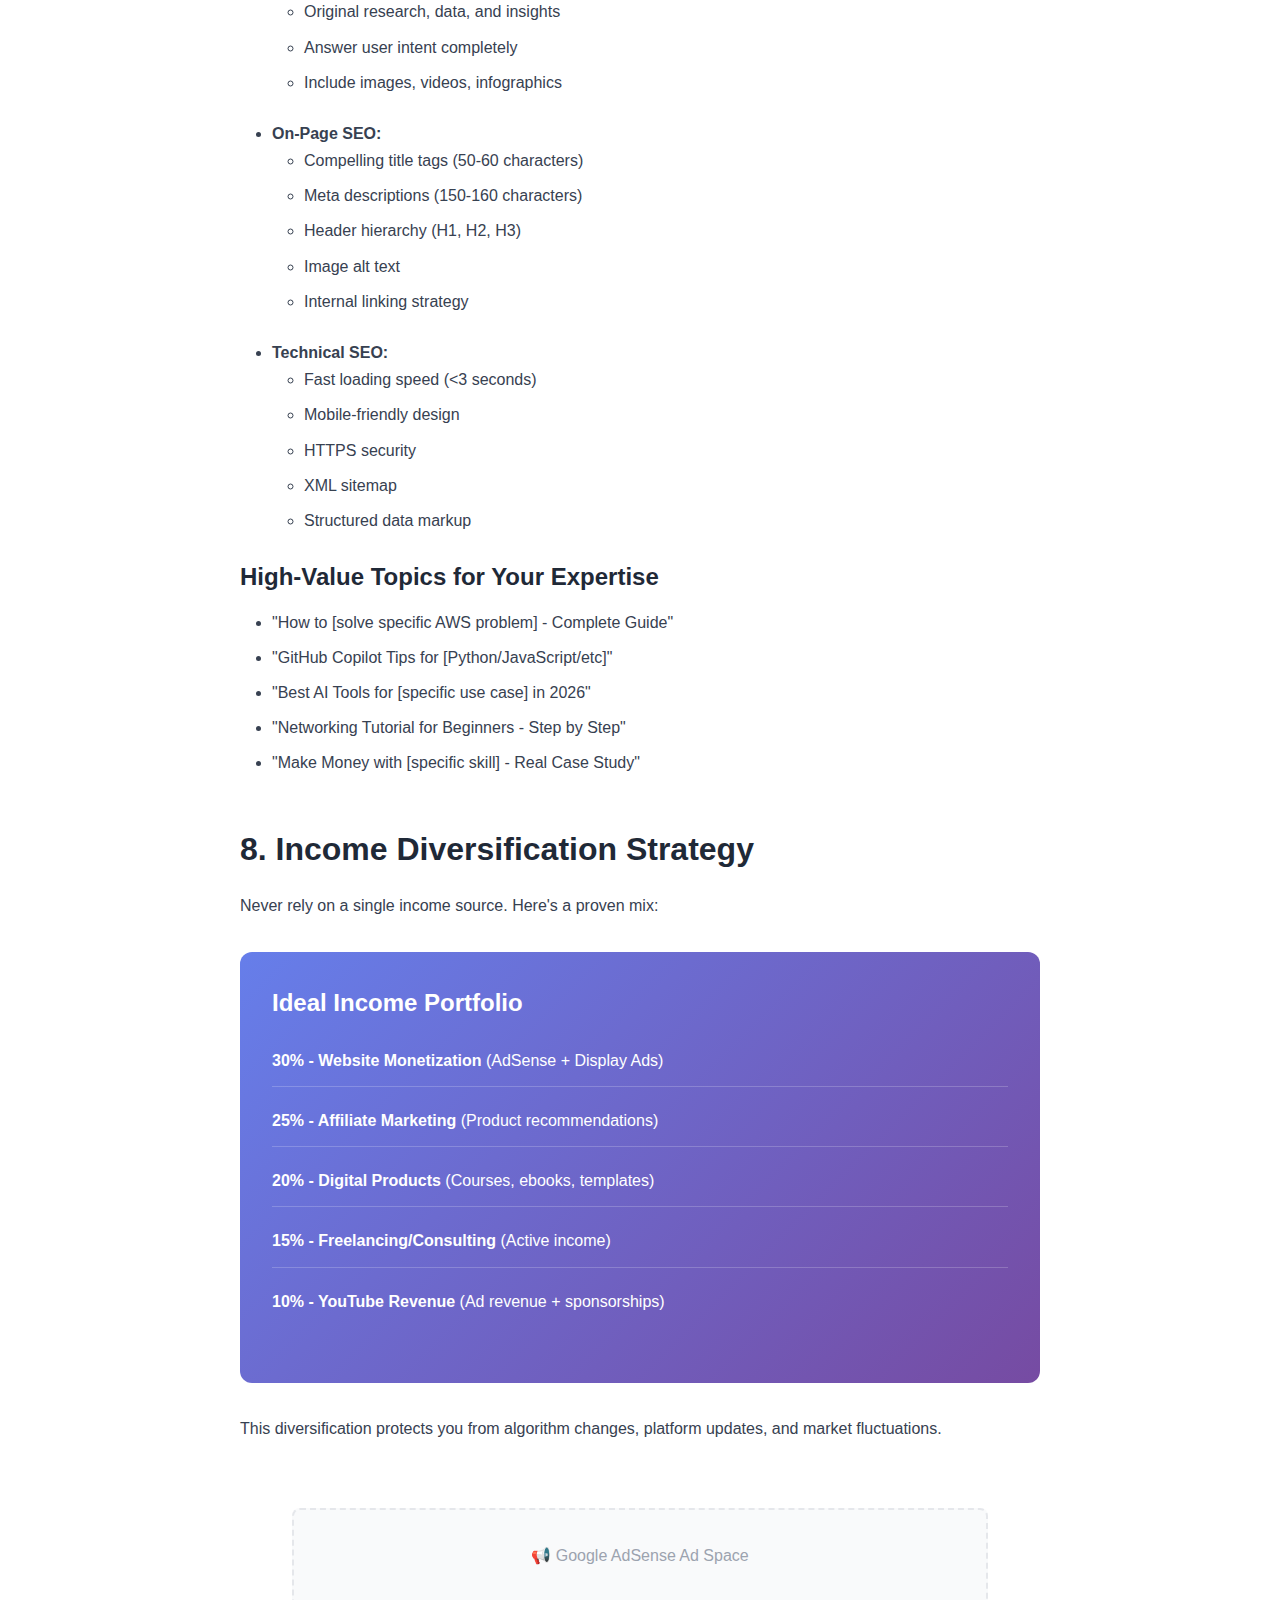
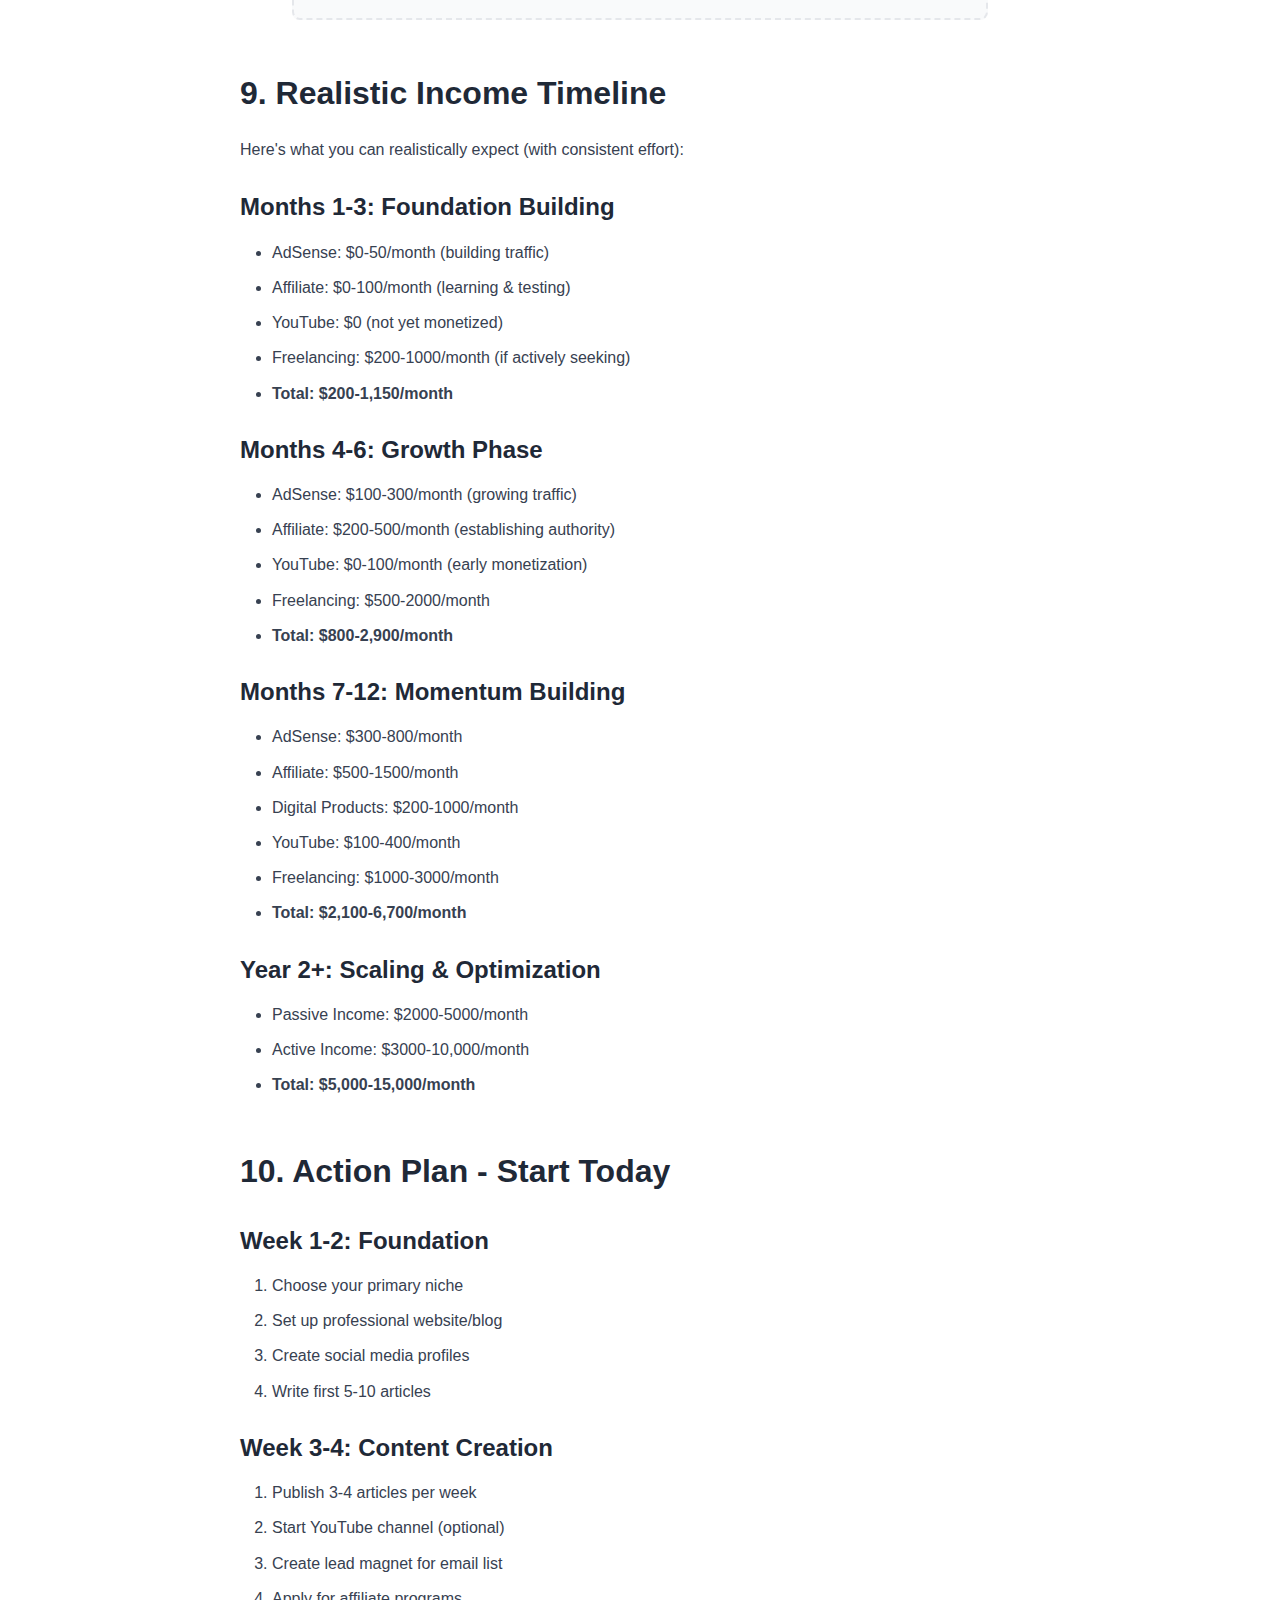
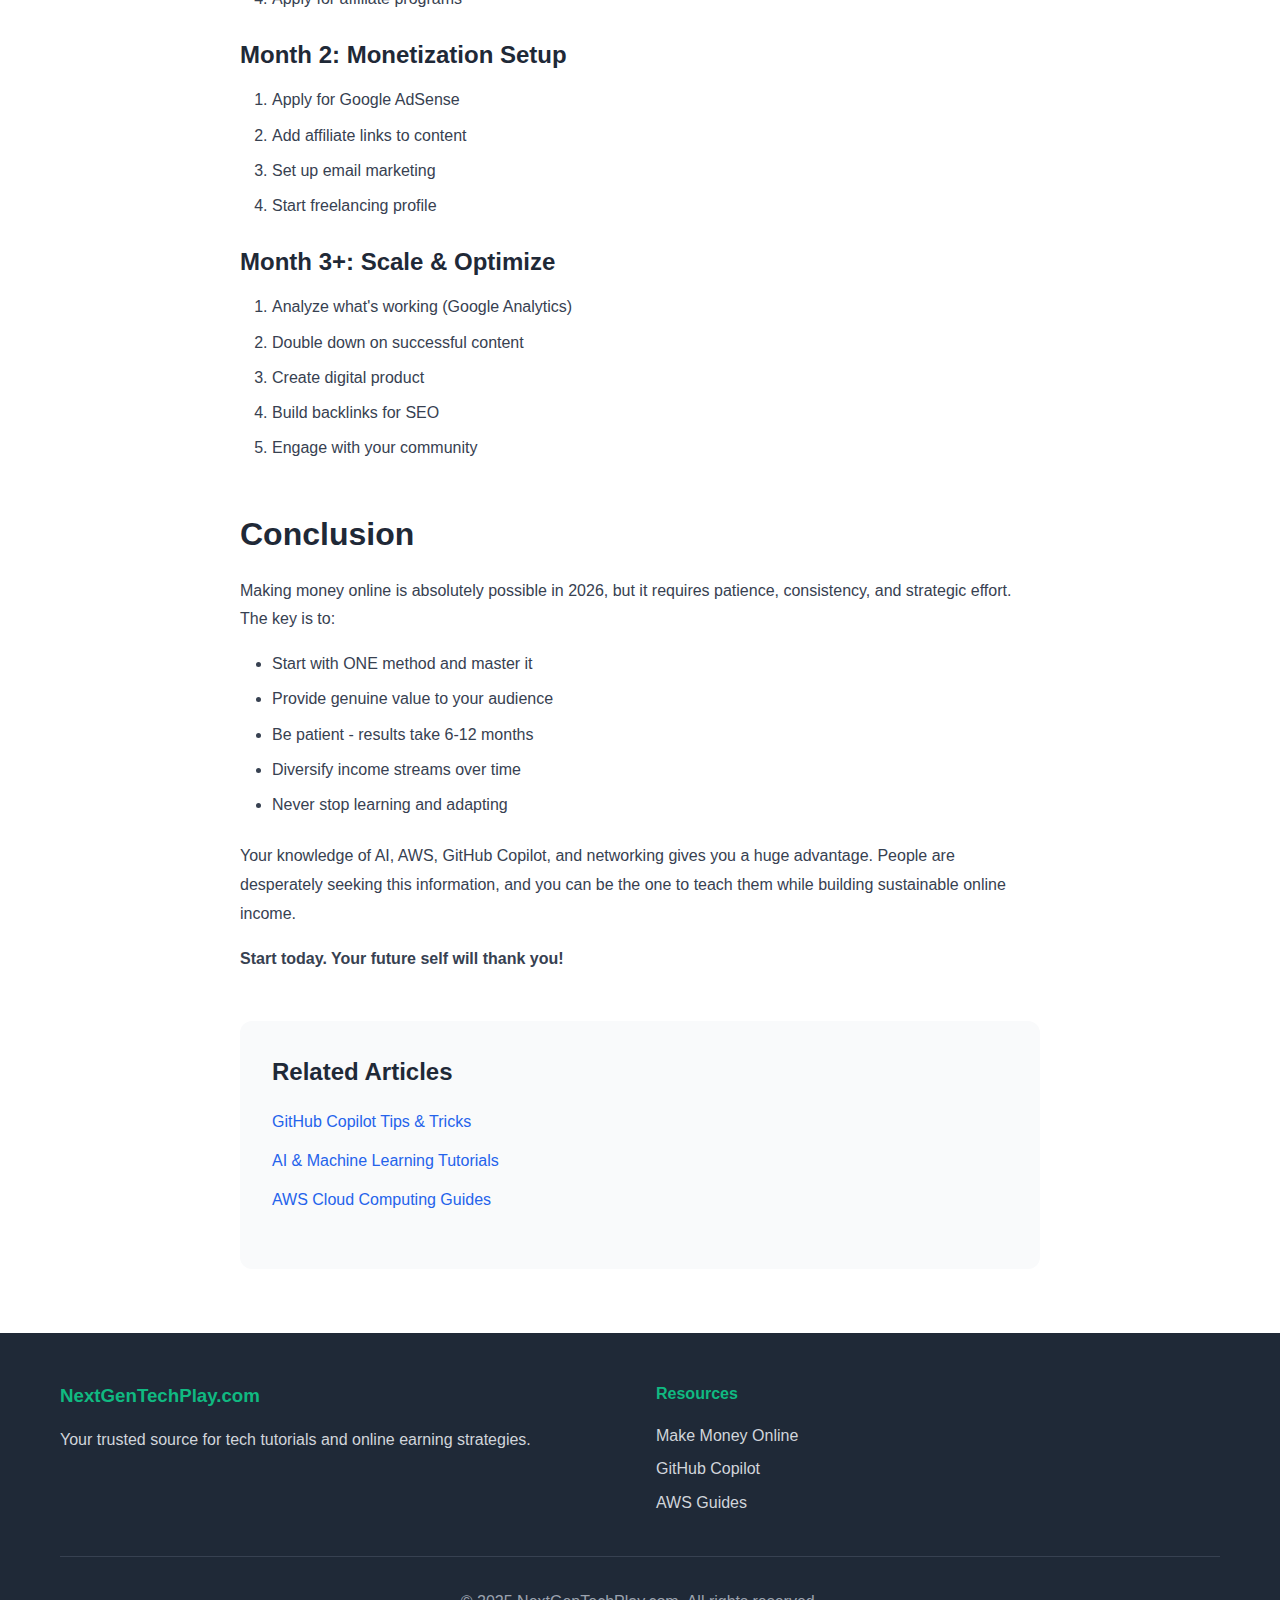
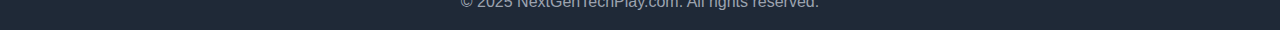
<file: money-online.html>
<!DOCTYPE html>
<html lang="en">
<head>
    <meta charset="UTF-8">
    <meta name="viewport" content="width=device-width, initial-scale=1.0">
    <meta name="description" content="Learn proven strategies to make money online - Google AdSense tips, affiliate marketing, freelancing, passive income, and digital products.">
    <meta name="keywords" content="make money online, Google AdSense, affiliate marketing, passive income, freelancing, online business, digital products, earn money">
    <title>Make Money Online - Proven Strategies 2026 | NextGenTechPlay</title>
    
    <!-- Google Fonts -->
    <link rel="preconnect" href="https://fonts.googleapis.com">
    <link rel="preconnect" href="https://fonts.gstatic.com" crossorigin>
    <link href="https://fonts.googleapis.com/css2?family=Inter:wght@400;500;600;700;800&display=swap" rel="stylesheet">
    
    <link rel="stylesheet" href="css/style.css">
</head>
<body>
    <header>
        <nav class="navbar">
            <div class="container">
                <div class="logo">
                    <h1>🚀 NextGenTechPlay.com</h1>
                </div>
                <button class="mobile-toggle" id="mobileToggle">☰</button>
                <ul class="nav-menu" id="navMenu">
                    <li><a href="index.html">Home</a></li>
                    <li><a href="cricket-videos.html">Cricket Videos</a></li>
                    <li><a href="ai-tutorials.html">AI & Tech</a></li>
                    <li><a href="github-copilot.html">GitHub Copilot</a></li>
                    <li><a href="aws-guides.html">AWS Guides</a></li>
                    <li><a href="networking.html">Networking</a></li>
                    <li><a href="money-online.html" class="active">Earn Online</a></li>
                    <li><a href="blog.html">Blog</a></li>
                </ul>
            </div>
        </nav>
    </header>

    <article class="article-page">
        <div class="container">
            <header class="article-header">
                <h1>Make Money Online: Proven Strategies for 2026</h1>
                <p class="article-meta">📅 Updated December 20, 2025 | ⏱️ 25 min read | 💰 Monetization Guide</p>
            </header>

            <div class="ad-container">
                <div class="ad-placeholder">
                    <p>📢 Google AdSense Ad Space - 728x90</p>
                </div>
            </div>

            <div class="article-content">
                
                <section>
                    <h2>Introduction</h2>
                    <p>Making money online has evolved from a dream to a viable reality for millions of people worldwide. Based on personal experience and extensive research, this comprehensive guide covers the most effective methods to generate income online in 2026.</p>
                    <p>Whether you're looking to:</p>
                    <ul>
                        <li>Build passive income streams</li>
                        <li>Start freelancing with your tech skills</li>
                        <li>Launch a profitable website or blog</li>
                        <li>Create and sell digital products</li>
                        <li>Monetize your YouTube channel</li>
                    </ul>
                    <p>This guide has you covered with actionable strategies and real-world insights.</p>
                </section>

                <section>
                    <h2>1. Google AdSense - Passive Income from Your Website</h2>
                    <p>Google AdSense remains one of the most reliable passive income sources for website owners. Here's your complete roadmap:</p>
                    
                    <h3>Getting Approved for AdSense</h3>
                    <div class="tip-box">
                        <h4>✅ AdSense Approval Checklist</h4>
                        <ul>
                            <li><strong>Quality Content:</strong> 20-30 original articles (1000+ words each)</li>
                            <li><strong>Original Content:</strong> 100% unique, no plagiarism or duplicate content</li>
                            <li><strong>Essential Pages:</strong> About, Privacy Policy, Contact, Terms of Service</li>
                            <li><strong>Custom Domain:</strong> Professional domain name (yoursite.com)</li>
                            <li><strong>Clean Design:</strong> Professional layout, easy navigation</li>
                            <li><strong>Regular Traffic:</strong> Aim for 100+ daily visitors</li>
                            <li><strong>Mobile Friendly:</strong> Responsive design for all devices</li>
                            <li><strong>Fast Loading:</strong> Optimize images and code</li>
                        </ul>
                    </div>

                    <h3>Maximizing AdSense Revenue</h3>
                    <p><strong>Strategic Ad Placement:</strong></p>
                    <ul>
                        <li>Above the fold (visible without scrolling)</li>
                        <li>Within content (after 2-3 paragraphs)</li>
                        <li>End of articles (users often look for more content)</li>
                        <li>Sidebar (if your layout includes one)</li>
                    </ul>

                    <p><strong>High-Paying Niche Topics:</strong></p>
                    <ul>
                        <li>Finance & Insurance ($20-50 CPC)</li>
                        <li>Legal Services ($30-80 CPC)</li>
                        <li>Technology & Software ($5-25 CPC)</li>
                        <li>Healthcare & Medical ($10-40 CPC)</li>
                        <li>Digital Marketing ($8-30 CPC)</li>
                    </ul>

                    <p><strong>Traffic Quality Matters:</strong></p>
                    <ul>
                        <li>US traffic: $2-5 RPM (Revenue per 1000 views)</li>
                        <li>UK, Canada, Australia: $1.5-4 RPM</li>
                        <li>Tier 3 countries: $0.10-1 RPM</li>
                    </ul>
                </section>

                <div class="ad-container">
                    <div class="ad-placeholder">
                        <p>📢 Google AdSense Ad Space - 336x280</p>
                    </div>
                </div>

                <section>
                    <h2>2. YouTube + Website Synergy Strategy</h2>
                    <p>Combining YouTube with a website creates powerful multiple income streams:</p>
                    
                    <h3>The Complete Integration Approach</h3>
                    <ol>
                        <li><strong>Create YouTube Videos:</strong> On your expertise topics</li>
                        <li><strong>Embed on Website:</strong> Videos with detailed written content</li>
                        <li><strong>Cross-Promote:</strong> YouTube → Website (description links), Website → YouTube (embedded players)</li>
                        <li><strong>Double Monetization:</strong> YouTube ads + Website AdSense</li>
                        <li><strong>Build Authority:</strong> Establish yourself as an expert in your niche</li>
                    </ol>

                    <h3>YouTube Monetization Requirements (2026)</h3>
                    <ul>
                        <li>1,000 subscribers</li>
                        <li>4,000 watch hours in past 12 months (OR 10M Shorts views)</li>
                        <li>Active Google AdSense account</li>
                        <li>Follow Community Guidelines & Copyright rules</li>
                        <li>2-step verification enabled</li>
                    </ul>

                    <div class="tip-box">
                        <h4>💡 Pro Tip: Website Helps YouTube Monetization</h4>
                        <p>Having an active AdSense account from your website can activate your Google AdSense account, making it easier to monetize your YouTube channel once you meet the subscriber and watch hour requirements!</p>
                    </div>
                </section>

                <section>
                    <h2>3. Affiliate Marketing - High Earnings Potential</h2>
                    <p>Promote products and earn commissions - one of the highest-earning online methods:</p>
                    
                    <h3>Top Affiliate Programs for Tech Content</h3>
                    <table class="affiliate-table">
                        <thead>
                            <tr>
                                <th>Program</th>
                                <th>Commission</th>
                                <th>Cookie Duration</th>
                                <th>Best For</th>
                            </tr>
                        </thead>
                        <tbody>
                            <tr>
                                <td>Amazon Associates</td>
                                <td>1-10%</td>
                                <td>24 hours</td>
                                <td>Physical products, tech gadgets</td>
                            </tr>
                            <tr>
                                <td>AWS Affiliate</td>
                                <td>Up to 10%</td>
                                <td>90 days</td>
                                <td>Cloud services, hosting</td>
                            </tr>
                            <tr>
                                <td>ShareASale</td>
                                <td>5-50%</td>
                                <td>30-90 days</td>
                                <td>Software, SaaS tools</td>
                            </tr>
                            <tr>
                                <td>ClickBank</td>
                                <td>50-75%</td>
                                <td>60 days</td>
                                <td>Digital products, courses</td>
                            </tr>
                            <tr>
                                <td>Udemy Affiliate</td>
                                <td>15-50%</td>
                                <td>7 days</td>
                                <td>Online courses</td>
                            </tr>
                        </tbody>
                    </table>

                    <h3>Affiliate Marketing Best Practices</h3>
                    <ul>
                        <li><strong>Personal Experience:</strong> Only promote products you've actually used</li>
                        <li><strong>Detailed Reviews:</strong> Write comprehensive, honest reviews (2000+ words)</li>
                        <li><strong>Comparison Articles:</strong> "X vs Y" content performs exceptionally well</li>
                        <li><strong>Tutorial Content:</strong> "How to use [product]" with your affiliate link</li>
                        <li><strong>Email Lists:</strong> Build email subscribers for repeat promotions</li>
                        <li><strong>FTC Compliance:</strong> Always disclose affiliate relationships</li>
                        <li><strong>High-Ticket Items:</strong> Focus on products with higher commissions</li>
                    </ul>
                </section>

                <div class="ad-container">
                    <div class="ad-placeholder">
                        <p>📢 Google AdSense Ad Space - 300x250</p>
                    </div>
                </div>

                <section>
                    <h2>4. Freelancing with Your Tech Skills</h2>
                    <p>Your knowledge of AI, AWS, networking, and programming can generate immediate income:</p>
                    
                    <h3>High-Demand Freelance Services</h3>
                    <div class="services-grid">
                        <div class="service-card">
                            <h4>☁️ AWS Consulting</h4>
                            <p><strong>Rate:</strong> $50-150/hour</p>
                            <ul>
                                <li>AWS architecture design</li>
                                <li>Cloud migration services</li>
                                <li>Cost optimization</li>
                                <li>Security audits</li>
                            </ul>
                        </div>

                        <div class="service-card">
                            <h4>🤖 AI Implementation</h4>
                            <p><strong>Rate:</strong> $75-200/hour</p>
                            <ul>
                                <li>ChatGPT API integration</li>
                                <li>AI automation workflows</li>
                                <li>Machine learning models</li>
                                <li>Prompt engineering</li>
                            </ul>
                        </div>

                        <div class="service-card">
                            <h4>🌐 Network Engineering</h4>
                            <p><strong>Rate:</strong> $60-120/hour</p>
                            <ul>
                                <li>Network architecture</li>
                                <li>Security implementation</li>
                                <li>VPN setup</li>
                                <li>Troubleshooting</li>
                            </ul>
                        </div>

                        <div class="service-card">
                            <h4>📝 Technical Writing</h4>
                            <p><strong>Rate:</strong> $100-500/article</p>
                            <ul>
                                <li>Tech tutorials</li>
                                <li>API documentation</li>
                                <li>User guides</li>
                                <li>Blog content</li>
                            </ul>
                        </div>
                    </div>

                    <h3>Best Platforms for Tech Freelancers</h3>
                    <ul>
                        <li><strong>Upwork:</strong> Largest marketplace, beginner-friendly (15-20% fee)</li>
                        <li><strong>Toptal:</strong> Premium clients, higher rates (rigorous screening)</li>
                        <li><strong>Gun.io:</strong> Developer-focused platform</li>
                        <li><strong>Freelancer.com:</strong> Wide variety of projects</li>
                        <li><strong>LinkedIn:</strong> Direct client connections (0% fees)</li>
                        <li><strong>Fiverr Pro:</strong> For established experts</li>
                    </ul>
                </section>

                <section>
                    <h2>5. Create and Sell Digital Products</h2>
                    <p>Build once, sell forever - the ultimate passive income:</p>
                    
                    <h3>Digital Product Ideas</h3>
                    <ol>
                        <li><strong>Online Courses:</strong>
                            <ul>
                                <li>AWS certification prep courses ($49-299)</li>
                                <li>GitHub Copilot mastery course ($29-99)</li>
                                <li>AI integration for businesses ($99-499)</li>
                                <li>Networking fundamentals ($39-149)</li>
                            </ul>
                        </li>
                        <li><strong>eBooks & Guides:</strong>
                            <ul>
                                <li>Comprehensive AWS guide ($19-49)</li>
                                <li>AI prompt engineering handbook ($9-29)</li>
                                <li>"Make Money with Tech Skills" guide ($14-39)</li>
                            </ul>
                        </li>
                        <li><strong>Templates & Tools:</strong>
                            <ul>
                                <li>AWS CloudFormation templates ($29-99)</li>
                                <li>Network diagram templates ($9-29)</li>
                                <li>Code snippet libraries ($19-59)</li>
                                <li>Automation scripts ($24-79)</li>
                            </ul>
                        </li>
                        <li><strong>Membership Sites:</strong>
                            <ul>
                                <li>Monthly tech tutorials ($9-49/month)</li>
                                <li>Private community access ($14-99/month)</li>
                                <li>Weekly code challenges ($19-39/month)</li>
                            </ul>
                        </li>
                    </ol>

                    <h3>Selling Platforms</h3>
                    <ul>
                        <li><strong>Gumroad:</strong> Easy setup, 10% fee, creator-friendly</li>
                        <li><strong>Udemy:</strong> Built-in audience, 50% revenue share (or 97% for own traffic)</li>
                        <li><strong>Teachable:</strong> Full control, $39-499/month plans</li>
                        <li><strong>Amazon KDP:</strong> For eBooks, 35-70% royalties</li>
                        <li><strong>Envato Market:</strong> For templates and code, 50-70% revenue</li>
                        <li><strong>Your Website:</strong> Keep 100% of profits!</li>
                    </ul>
                </section>

                <div class="ad-container">
                    <div class="ad-placeholder">
                        <p>📢 Google AdSense Ad Space</p>
                    </div>
                </div>

                <section>
                    <h2>6. Email Marketing & List Building</h2>
                    <p>Your email list is your most valuable online asset:</p>
                    
                    <div class="tip-box">
                        <h4>📧 Email Marketing Strategy</h4>
                        <ol>
                            <li><strong>Create Lead Magnet:</strong> Free cheat sheet, checklist, mini-course, template</li>
                            <li><strong>Choose Email Service:</strong>
                                <ul>
                                    <li>ConvertKit (best for creators, $9-29/month)</li>
                                    <li>Mailchimp (free up to 500 subscribers)</li>
                                    <li>EmailOctopus (affordable, $0-20/month)</li>
                                </ul>
                            </li>
                            <li><strong>Segment Your List:</strong> Different interests = different content</li>
                            <li><strong>Provide Value First:</strong> 80% value content, 20% promotional</li>
                            <li><strong>Monetize Strategically:</strong>
                                <ul>
                                    <li>Affiliate offers (earn per click/sale)</li>
                                    <li>Your own digital products</li>
                                    <li>Sponsored email placements ($100-1000+)</li>
                                </ul>
                            </li>
                        </ol>
                    </div>

                    <p><strong>Email List Value:</strong> Each subscriber is worth approximately $1-5/month when monetized properly.</p>
                </section>

                <section>
                    <h2>7. SEO for Passive Traffic & Income</h2>
                    <p>Rank on Google and earn while you sleep:</p>
                    
                    <h3>SEO Essentials for 2026</h3>
                    <ul>
                        <li><strong>Keyword Research:</strong>
                            <ul>
                                <li>Use: Ahrefs, SEMrush, Ubersuggest, Google Keyword Planner</li>
                                <li>Target: Long-tail keywords (3-5 words)</li>
                                <li>Focus: Low competition, high search volume</li>
                            </ul>
                        </li>
                        <li><strong>Content Quality:</strong>
                            <ul>
                                <li>Minimum 2000 words for competitive keywords</li>
                                <li>Original research, data, and insights</li>
                                <li>Answer user intent completely</li>
                                <li>Include images, videos, infographics</li>
                            </ul>
                        </li>
                        <li><strong>On-Page SEO:</strong>
                            <ul>
                                <li>Compelling title tags (50-60 characters)</li>
                                <li>Meta descriptions (150-160 characters)</li>
                                <li>Header hierarchy (H1, H2, H3)</li>
                                <li>Image alt text</li>
                                <li>Internal linking strategy</li>
                            </ul>
                        </li>
                        <li><strong>Technical SEO:</strong>
                            <ul>
                                <li>Fast loading speed (&lt;3 seconds)</li>
                                <li>Mobile-friendly design</li>
                                <li>HTTPS security</li>
                                <li>XML sitemap</li>
                                <li>Structured data markup</li>
                            </ul>
                        </li>
                    </ul>

                    <h3>High-Value Topics for Your Expertise</h3>
                    <ul>
                        <li>"How to [solve specific AWS problem] - Complete Guide"</li>
                        <li>"GitHub Copilot Tips for [Python/JavaScript/etc]"</li>
                        <li>"Best AI Tools for [specific use case] in 2026"</li>
                        <li>"Networking Tutorial for Beginners - Step by Step"</li>
                        <li>"Make Money with [specific skill] - Real Case Study"</li>
                    </ul>
                </section>

                <section>
                    <h2>8. Income Diversification Strategy</h2>
                    <p>Never rely on a single income source. Here's a proven mix:</p>
                    
                    <div class="income-breakdown">
                        <h3>Ideal Income Portfolio</h3>
                        <ul>
                            <li><strong>30% - Website Monetization</strong> (AdSense + Display Ads)</li>
                            <li><strong>25% - Affiliate Marketing</strong> (Product recommendations)</li>
                            <li><strong>20% - Digital Products</strong> (Courses, ebooks, templates)</li>
                            <li><strong>15% - Freelancing/Consulting</strong> (Active income)</li>
                            <li><strong>10% - YouTube Revenue</strong> (Ad revenue + sponsorships)</li>
                        </ul>
                    </div>

                    <p>This diversification protects you from algorithm changes, platform updates, and market fluctuations.</p>
                </section>

                <div class="ad-container">
                    <div class="ad-placeholder">
                        <p>📢 Google AdSense Ad Space</p>
                    </div>
                </div>

                <section>
                    <h2>9. Realistic Income Timeline</h2>
                    <p>Here's what you can realistically expect (with consistent effort):</p>
                    
                    <h3>Months 1-3: Foundation Building</h3>
                    <ul>
                        <li>AdSense: $0-50/month (building traffic)</li>
                        <li>Affiliate: $0-100/month (learning & testing)</li>
                        <li>YouTube: $0 (not yet monetized)</li>
                        <li>Freelancing: $200-1000/month (if actively seeking)</li>
                        <li><strong>Total: $200-1,150/month</strong></li>
                    </ul>

                    <h3>Months 4-6: Growth Phase</h3>
                    <ul>
                        <li>AdSense: $100-300/month (growing traffic)</li>
                        <li>Affiliate: $200-500/month (establishing authority)</li>
                        <li>YouTube: $0-100/month (early monetization)</li>
                        <li>Freelancing: $500-2000/month</li>
                        <li><strong>Total: $800-2,900/month</strong></li>
                    </ul>

                    <h3>Months 7-12: Momentum Building</h3>
                    <ul>
                        <li>AdSense: $300-800/month</li>
                        <li>Affiliate: $500-1500/month</li>
                        <li>Digital Products: $200-1000/month</li>
                        <li>YouTube: $100-400/month</li>
                        <li>Freelancing: $1000-3000/month</li>
                        <li><strong>Total: $2,100-6,700/month</strong></li>
                    </ul>

                    <h3>Year 2+: Scaling & Optimization</h3>
                    <ul>
                        <li>Passive Income: $2000-5000/month</li>
                        <li>Active Income: $3000-10,000/month</li>
                        <li><strong>Total: $5,000-15,000/month</strong></li>
                    </ul>
                </section>

                <section>
                    <h2>10. Action Plan - Start Today</h2>
                    
                    <h3>Week 1-2: Foundation</h3>
                    <ol>
                        <li>Choose your primary niche</li>
                        <li>Set up professional website/blog</li>
                        <li>Create social media profiles</li>
                        <li>Write first 5-10 articles</li>
                    </ol>

                    <h3>Week 3-4: Content Creation</h3>
                    <ol>
                        <li>Publish 3-4 articles per week</li>
                        <li>Start YouTube channel (optional)</li>
                        <li>Create lead magnet for email list</li>
                        <li>Apply for affiliate programs</li>
                    </ol>

                    <h3>Month 2: Monetization Setup</h3>
                    <ol>
                        <li>Apply for Google AdSense</li>
                        <li>Add affiliate links to content</li>
                        <li>Set up email marketing</li>
                        <li>Start freelancing profile</li>
                    </ol>

                    <h3>Month 3+: Scale & Optimize</h3>
                    <ol>
                        <li>Analyze what's working (Google Analytics)</li>
                        <li>Double down on successful content</li>
                        <li>Create digital product</li>
                        <li>Build backlinks for SEO</li>
                        <li>Engage with your community</li>
                    </ol>
                </section>

                <section>
                    <h2>Conclusion</h2>
                    <p>Making money online is absolutely possible in 2026, but it requires patience, consistency, and strategic effort. The key is to:</p>
                    
                    <ul>
                        <li>Start with ONE method and master it</li>
                        <li>Provide genuine value to your audience</li>
                        <li>Be patient - results take 6-12 months</li>
                        <li>Diversify income streams over time</li>
                        <li>Never stop learning and adapting</li>
                    </ul>

                    <p>Your knowledge of AI, AWS, GitHub Copilot, and networking gives you a huge advantage. People are desperately seeking this information, and you can be the one to teach them while building sustainable online income.</p>

                    <p><strong>Start today. Your future self will thank you!</strong></p>
                </section>

                <div class="related-articles">
                    <h3>Related Articles</h3>
                    <ul>
                        <li><a href="github-copilot.html">GitHub Copilot Tips & Tricks</a></li>
                        <li><a href="ai-tutorials.html">AI & Machine Learning Tutorials</a></li>
                        <li><a href="aws-guides.html">AWS Cloud Computing Guides</a></li>
                    </ul>
                </div>

            </div>
        </div>
    </article>

    <footer>
        <div class="container">
            <div class="footer-grid">
                <div class="footer-section">
                    <h3>NextGenTechPlay.com</h3>
                    <p>Your trusted source for tech tutorials and online earning strategies.</p>
                </div>
                <div class="footer-section">
                    <h4>Resources</h4>
                    <ul>
                        <li><a href="money-online.html">Make Money Online</a></li>
                        <li><a href="github-copilot.html">GitHub Copilot</a></li>
                        <li><a href="aws-guides.html">AWS Guides</a></li>
                    </ul>
                </div>
            </div>
            <div class="footer-bottom">
                <p>&copy; 2025 NextGenTechPlay.com. All rights reserved.</p>
            </div>
        </div>
    </footer>

    <script src="js/script.js"></script>

    <style>
        /* Reusing article page styles from github-copilot.html */
        .article-page { padding: 2rem 0 4rem; background: white; }
        .article-header { text-align: center; margin-bottom: 3rem; }
        .article-header h1 { font-size: 2.5rem; color: var(--dark-color); margin-bottom: 1rem; line-height: 1.2; }
        .article-meta { color: #6b7280; font-size: 0.95rem; }
        .article-content { max-width: 800px; margin: 0 auto; }
        .article-content section { margin-bottom: 3rem; }
        .article-content h2 { font-size: 2rem; color: var(--dark-color); margin-bottom: 1rem; margin-top: 2rem; }
        .article-content h3 { font-size: 1.5rem; color: var(--dark-color); margin-bottom: 0.75rem; margin-top: 1.5rem; }
        .article-content h4 { font-size: 1.25rem; color: var(--dark-color); margin-bottom: 0.5rem; }
        .article-content p { margin-bottom: 1rem; line-height: 1.8; }
        .article-content ul, .article-content ol { margin-bottom: 1.5rem; padding-left: 2rem; }
        .article-content li { margin-bottom: 0.5rem; line-height: 1.7; }
        .tip-box { background: var(--light-color); border-left: 4px solid var(--primary-color); padding: 1.5rem; margin: 2rem 0; border-radius: 8px; }
        .tip-box h4 { margin-top: 0; color: var(--dark-color); }
        
        .affiliate-table {
            width: 100%;
            border-collapse: collapse;
            margin: 2rem 0;
            background: white;
            box-shadow: var(--shadow);
        }
        .affiliate-table th, .affiliate-table td {
            padding: 1rem;
            text-align: left;
            border-bottom: 1px solid var(--border-color);
        }
        .affiliate-table th {
            background: var(--light-color);
            font-weight: 600;
            color: var(--dark-color);
        }

        .services-grid {
            display: grid;
            grid-template-columns: repeat(auto-fit, minmax(250px, 1fr));
            gap: 1.5rem;
            margin: 2rem 0;
        }

        .service-card {
            background: var(--light-color);
            padding: 1.5rem;
            border-radius: 8px;
            border-left: 4px solid var(--secondary-color);
        }

        .service-card h4 {
            margin-bottom: 0.5rem;
            color: var(--dark-color);
        }

        .service-card ul {
            padding-left: 1.5rem;
            margin-top: 0.75rem;
        }

        .income-breakdown {
            background: linear-gradient(135deg, #667eea 0%, #764ba2 100%);
            color: white;
            padding: 2rem;
            border-radius: 12px;
            margin: 2rem 0;
        }

        .income-breakdown h3 {
            color: white;
            margin-top: 0;
        }

        .income-breakdown ul {
            list-style: none;
            padding: 0;
        }

        .income-breakdown li {
            padding: 0.75rem 0;
            border-bottom: 1px solid rgba(255,255,255,0.2);
        }

        .income-breakdown li:last-child {
            border-bottom: none;
        }

        .related-articles {
            background: var(--light-color);
            padding: 2rem;
            border-radius: 12px;
            margin-top: 3rem;
        }

        .related-articles h3 {
            margin-top: 0;
            margin-bottom: 1rem;
        }

        .related-articles ul {
            list-style: none;
            padding: 0;
        }

        .related-articles li {
            margin-bottom: 0.75rem;
        }

        .related-articles a {
            color: var(--primary-color);
            text-decoration: none;
            font-weight: 500;
        }

        .related-articles a:hover {
            text-decoration: underline;
        }

        @media (max-width: 768px) {
            .article-header h1 { font-size: 2rem; }
            .article-content h2 { font-size: 1.75rem; }
            .article-content h3 { font-size: 1.35rem; }
            .services-grid { grid-template-columns: 1fr; }
        }
    </style>
</body>
</html>
</file>
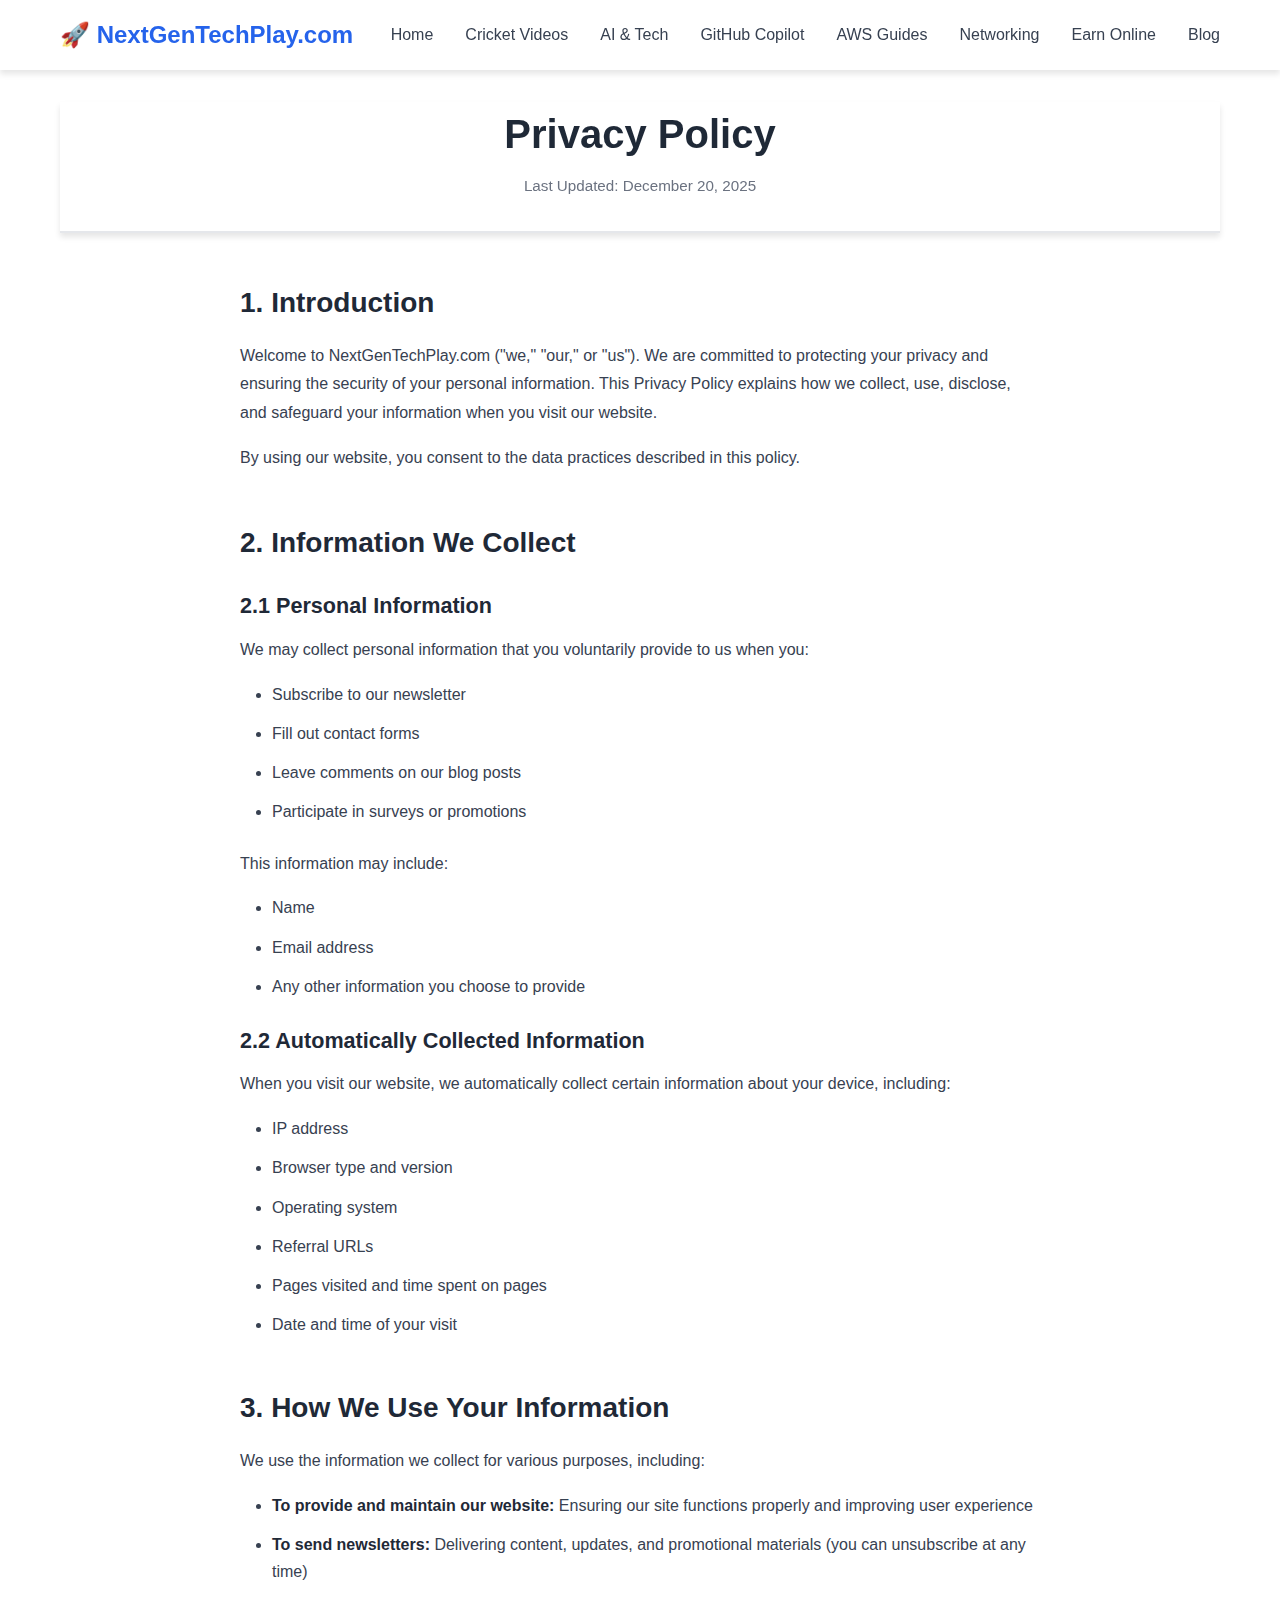
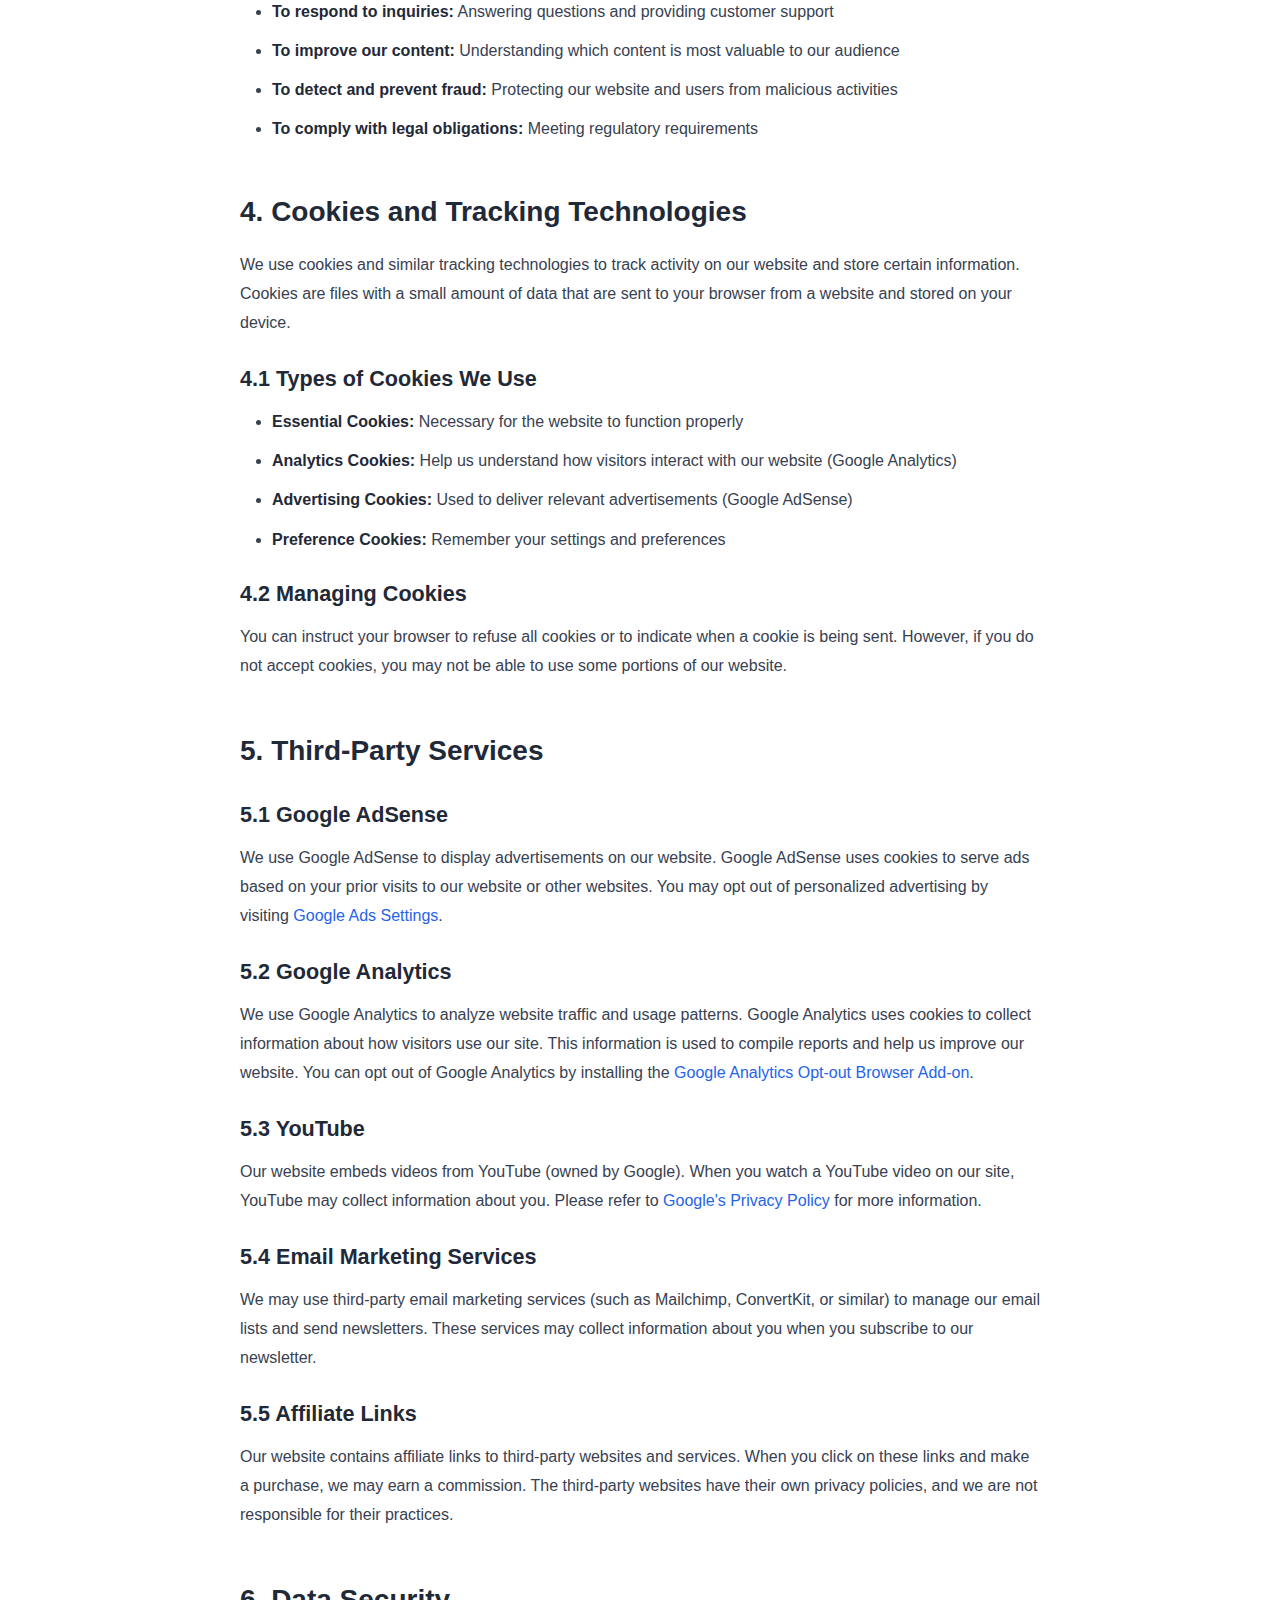
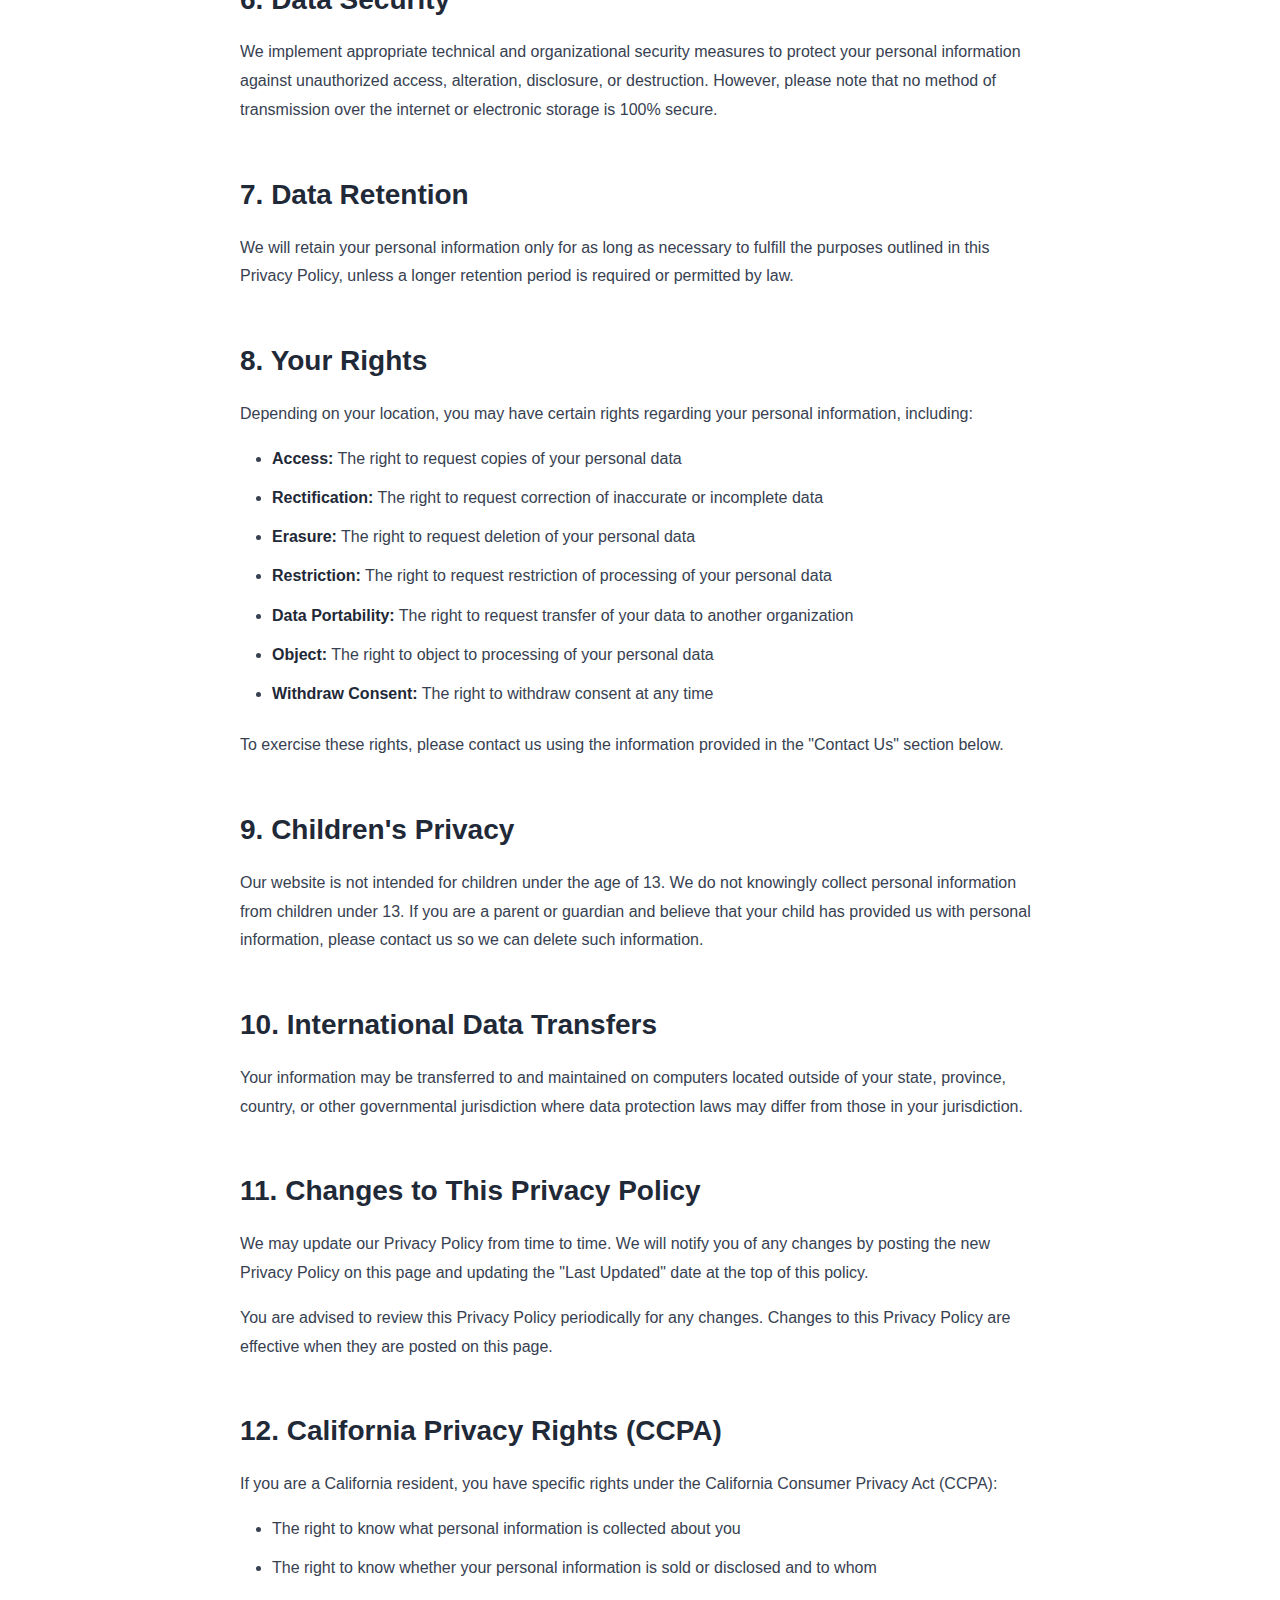
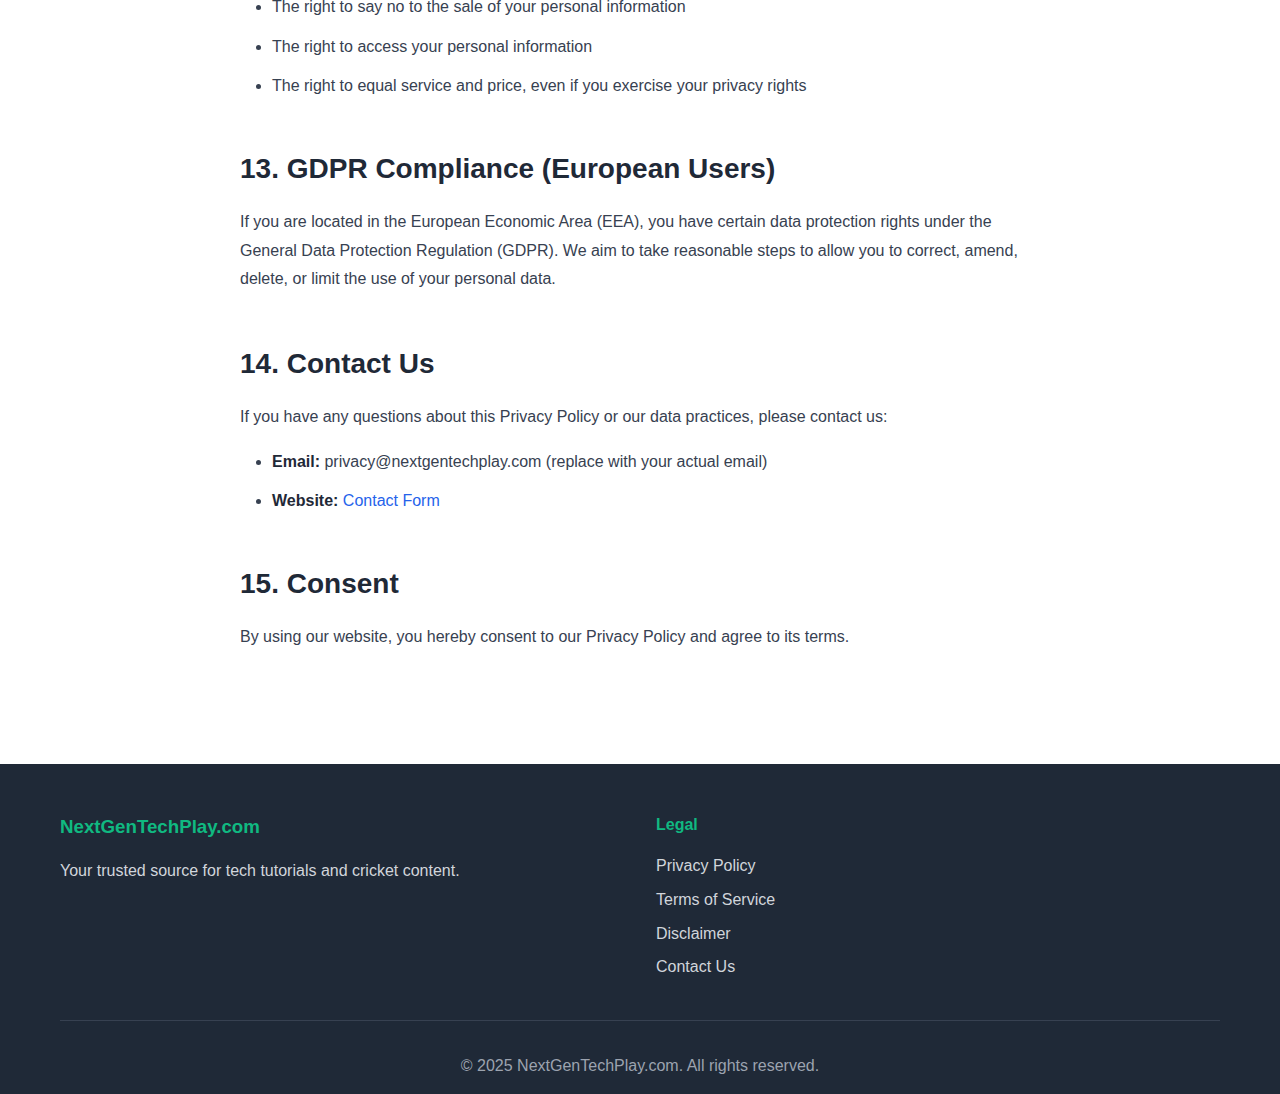
<file: privacy-policy.html>
<!DOCTYPE html>
<html lang="en">
<head>
    <meta charset="UTF-8">
    <meta name="viewport" content="width=device-width, initial-scale=1.0">
    <meta name="description" content="Privacy Policy for NextGenTechPlay.com. Learn how we collect, use, and protect your information.">
    <title>Privacy Policy | NextGenTechPlay.com</title>
    <link rel="stylesheet" href="css/style.css">
</head>
<body>
    <header>
        <nav class="navbar">
            <div class="container">
                <div class="logo">
                    <h1>🚀 NextGenTechPlay.com</h1>
                </div>
                <button class="mobile-toggle" id="mobileToggle">☰</button>
                <ul class="nav-menu" id="navMenu">
                    <li><a href="index.html">Home</a></li>
                    <li><a href="cricket-videos.html">Cricket Videos</a></li>
                    <li><a href="ai-tutorials.html">AI & Tech</a></li>
                    <li><a href="github-copilot.html">GitHub Copilot</a></li>
                    <li><a href="aws-guides.html">AWS Guides</a></li>
                    <li><a href="networking.html">Networking</a></li>
                    <li><a href="money-online.html">Earn Online</a></li>
                    <li><a href="blog.html">Blog</a></li>
                </ul>
            </div>
        </nav>
    </header>

    <article class="legal-page">
        <div class="container">
            <header class="page-header">
                <h1>Privacy Policy</h1>
                <p class="update-date">Last Updated: December 20, 2025</p>
            </header>

            <div class="legal-content">
                
                <section>
                    <h2>1. Introduction</h2>
                    <p>Welcome to NextGenTechPlay.com ("we," "our," or "us"). We are committed to protecting your privacy and ensuring the security of your personal information. This Privacy Policy explains how we collect, use, disclose, and safeguard your information when you visit our website.</p>
                    <p>By using our website, you consent to the data practices described in this policy.</p>
                </section>

                <section>
                    <h2>2. Information We Collect</h2>
                    
                    <h3>2.1 Personal Information</h3>
                    <p>We may collect personal information that you voluntarily provide to us when you:</p>
                    <ul>
                        <li>Subscribe to our newsletter</li>
                        <li>Fill out contact forms</li>
                        <li>Leave comments on our blog posts</li>
                        <li>Participate in surveys or promotions</li>
                    </ul>
                    <p>This information may include:</p>
                    <ul>
                        <li>Name</li>
                        <li>Email address</li>
                        <li>Any other information you choose to provide</li>
                    </ul>

                    <h3>2.2 Automatically Collected Information</h3>
                    <p>When you visit our website, we automatically collect certain information about your device, including:</p>
                    <ul>
                        <li>IP address</li>
                        <li>Browser type and version</li>
                        <li>Operating system</li>
                        <li>Referral URLs</li>
                        <li>Pages visited and time spent on pages</li>
                        <li>Date and time of your visit</li>
                    </ul>
                </section>

                <section>
                    <h2>3. How We Use Your Information</h2>
                    <p>We use the information we collect for various purposes, including:</p>
                    <ul>
                        <li><strong>To provide and maintain our website:</strong> Ensuring our site functions properly and improving user experience</li>
                        <li><strong>To send newsletters:</strong> Delivering content, updates, and promotional materials (you can unsubscribe at any time)</li>
                        <li><strong>To respond to inquiries:</strong> Answering questions and providing customer support</li>
                        <li><strong>To improve our content:</strong> Understanding which content is most valuable to our audience</li>
                        <li><strong>To detect and prevent fraud:</strong> Protecting our website and users from malicious activities</li>
                        <li><strong>To comply with legal obligations:</strong> Meeting regulatory requirements</li>
                    </ul>
                </section>

                <section>
                    <h2>4. Cookies and Tracking Technologies</h2>
                    <p>We use cookies and similar tracking technologies to track activity on our website and store certain information. Cookies are files with a small amount of data that are sent to your browser from a website and stored on your device.</p>
                    
                    <h3>4.1 Types of Cookies We Use</h3>
                    <ul>
                        <li><strong>Essential Cookies:</strong> Necessary for the website to function properly</li>
                        <li><strong>Analytics Cookies:</strong> Help us understand how visitors interact with our website (Google Analytics)</li>
                        <li><strong>Advertising Cookies:</strong> Used to deliver relevant advertisements (Google AdSense)</li>
                        <li><strong>Preference Cookies:</strong> Remember your settings and preferences</li>
                    </ul>

                    <h3>4.2 Managing Cookies</h3>
                    <p>You can instruct your browser to refuse all cookies or to indicate when a cookie is being sent. However, if you do not accept cookies, you may not be able to use some portions of our website.</p>
                </section>

                <section>
                    <h2>5. Third-Party Services</h2>
                    
                    <h3>5.1 Google AdSense</h3>
                    <p>We use Google AdSense to display advertisements on our website. Google AdSense uses cookies to serve ads based on your prior visits to our website or other websites. You may opt out of personalized advertising by visiting <a href="https://www.google.com/settings/ads" target="_blank" rel="noopener">Google Ads Settings</a>.</p>

                    <h3>5.2 Google Analytics</h3>
                    <p>We use Google Analytics to analyze website traffic and usage patterns. Google Analytics uses cookies to collect information about how visitors use our site. This information is used to compile reports and help us improve our website. You can opt out of Google Analytics by installing the <a href="https://tools.google.com/dlpage/gaoptout" target="_blank" rel="noopener">Google Analytics Opt-out Browser Add-on</a>.</p>

                    <h3>5.3 YouTube</h3>
                    <p>Our website embeds videos from YouTube (owned by Google). When you watch a YouTube video on our site, YouTube may collect information about you. Please refer to <a href="https://policies.google.com/privacy" target="_blank" rel="noopener">Google's Privacy Policy</a> for more information.</p>

                    <h3>5.4 Email Marketing Services</h3>
                    <p>We may use third-party email marketing services (such as Mailchimp, ConvertKit, or similar) to manage our email lists and send newsletters. These services may collect information about you when you subscribe to our newsletter.</p>

                    <h3>5.5 Affiliate Links</h3>
                    <p>Our website contains affiliate links to third-party websites and services. When you click on these links and make a purchase, we may earn a commission. The third-party websites have their own privacy policies, and we are not responsible for their practices.</p>
                </section>

                <section>
                    <h2>6. Data Security</h2>
                    <p>We implement appropriate technical and organizational security measures to protect your personal information against unauthorized access, alteration, disclosure, or destruction. However, please note that no method of transmission over the internet or electronic storage is 100% secure.</p>
                </section>

                <section>
                    <h2>7. Data Retention</h2>
                    <p>We will retain your personal information only for as long as necessary to fulfill the purposes outlined in this Privacy Policy, unless a longer retention period is required or permitted by law.</p>
                </section>

                <section>
                    <h2>8. Your Rights</h2>
                    <p>Depending on your location, you may have certain rights regarding your personal information, including:</p>
                    <ul>
                        <li><strong>Access:</strong> The right to request copies of your personal data</li>
                        <li><strong>Rectification:</strong> The right to request correction of inaccurate or incomplete data</li>
                        <li><strong>Erasure:</strong> The right to request deletion of your personal data</li>
                        <li><strong>Restriction:</strong> The right to request restriction of processing of your personal data</li>
                        <li><strong>Data Portability:</strong> The right to request transfer of your data to another organization</li>
                        <li><strong>Object:</strong> The right to object to processing of your personal data</li>
                        <li><strong>Withdraw Consent:</strong> The right to withdraw consent at any time</li>
                    </ul>
                    <p>To exercise these rights, please contact us using the information provided in the "Contact Us" section below.</p>
                </section>

                <section>
                    <h2>9. Children's Privacy</h2>
                    <p>Our website is not intended for children under the age of 13. We do not knowingly collect personal information from children under 13. If you are a parent or guardian and believe that your child has provided us with personal information, please contact us so we can delete such information.</p>
                </section>

                <section>
                    <h2>10. International Data Transfers</h2>
                    <p>Your information may be transferred to and maintained on computers located outside of your state, province, country, or other governmental jurisdiction where data protection laws may differ from those in your jurisdiction.</p>
                </section>

                <section>
                    <h2>11. Changes to This Privacy Policy</h2>
                    <p>We may update our Privacy Policy from time to time. We will notify you of any changes by posting the new Privacy Policy on this page and updating the "Last Updated" date at the top of this policy.</p>
                    <p>You are advised to review this Privacy Policy periodically for any changes. Changes to this Privacy Policy are effective when they are posted on this page.</p>
                </section>

                <section>
                    <h2>12. California Privacy Rights (CCPA)</h2>
                    <p>If you are a California resident, you have specific rights under the California Consumer Privacy Act (CCPA):</p>
                    <ul>
                        <li>The right to know what personal information is collected about you</li>
                        <li>The right to know whether your personal information is sold or disclosed and to whom</li>
                        <li>The right to say no to the sale of your personal information</li>
                        <li>The right to access your personal information</li>
                        <li>The right to equal service and price, even if you exercise your privacy rights</li>
                    </ul>
                </section>

                <section>
                    <h2>13. GDPR Compliance (European Users)</h2>
                    <p>If you are located in the European Economic Area (EEA), you have certain data protection rights under the General Data Protection Regulation (GDPR). We aim to take reasonable steps to allow you to correct, amend, delete, or limit the use of your personal data.</p>
                </section>

                <section>
                    <h2>14. Contact Us</h2>
                    <p>If you have any questions about this Privacy Policy or our data practices, please contact us:</p>
                    <ul>
                        <li><strong>Email:</strong> privacy@nextgentechplay.com (replace with your actual email)</li>
                        <li><strong>Website:</strong> <a href="contact.html">Contact Form</a></li>
                    </ul>
                </section>

                <section>
                    <h2>15. Consent</h2>
                    <p>By using our website, you hereby consent to our Privacy Policy and agree to its terms.</p>
                </section>

            </div>
        </div>
    </article>

    <footer>
        <div class="container">
            <div class="footer-grid">
                <div class="footer-section">
                    <h3>NextGenTechPlay.com</h3>
                    <p>Your trusted source for tech tutorials and cricket content.</p>
                </div>
                <div class="footer-section">
                    <h4>Legal</h4>
                    <ul>
                        <li><a href="privacy-policy.html">Privacy Policy</a></li>
                        <li><a href="terms.html">Terms of Service</a></li>
                        <li><a href="disclaimer.html">Disclaimer</a></li>
                        <li><a href="contact.html">Contact Us</a></li>
                    </ul>
                </div>
            </div>
            <div class="footer-bottom">
                <p>&copy; 2025 NextGenTechPlay.com. All rights reserved.</p>
            </div>
        </div>
    </footer>

    <script src="js/script.js"></script>

    <style>
        .legal-page {
            padding: 2rem 0 4rem;
            background: white;
        }

        .page-header {
            text-align: center;
            margin-bottom: 3rem;
            padding-bottom: 2rem;
            border-bottom: 2px solid var(--border-color);
        }

        .page-header h1 {
            font-size: 2.5rem;
            color: var(--dark-color);
            margin-bottom: 0.5rem;
        }

        .update-date {
            color: #6b7280;
            font-size: 0.95rem;
        }

        .legal-content {
            max-width: 800px;
            margin: 0 auto;
        }

        .legal-content section {
            margin-bottom: 3rem;
        }

        .legal-content h2 {
            font-size: 1.75rem;
            color: var(--dark-color);
            margin-bottom: 1rem;
            margin-top: 2rem;
            padding-top: 1rem;
            border-top: 1px solid var(--border-color);
        }

        .legal-content h2:first-child {
            border-top: none;
            margin-top: 0;
            padding-top: 0;
        }

        .legal-content h3 {
            font-size: 1.35rem;
            color: var(--dark-color);
            margin-bottom: 0.75rem;
            margin-top: 1.5rem;
        }

        .legal-content p {
            margin-bottom: 1rem;
            line-height: 1.8;
        }

        .legal-content ul {
            margin-bottom: 1.5rem;
            padding-left: 2rem;
        }

        .legal-content li {
            margin-bottom: 0.75rem;
            line-height: 1.7;
        }

        .legal-content a {
            color: var(--primary-color);
            text-decoration: none;
        }

        .legal-content a:hover {
            text-decoration: underline;
        }

        .legal-content strong {
            color: var(--dark-color);
            font-weight: 600;
        }

        @media (max-width: 768px) {
            .page-header h1 {
                font-size: 2rem;
            }

            .legal-content h2 {
                font-size: 1.5rem;
            }

            .legal-content h3 {
                font-size: 1.25rem;
            }
        }
    </style>
</body>
</html>
</file>
<file: css/style.css>
/* ===================================
   RKS Tech & Sports Hub - Main Styles
   =================================== */

/* Reset & Base Styles */
* {
    margin: 0;
    padding: 0;
    box-sizing: border-box;
}

:root {
    --primary-color: #2563eb;
    --secondary-color: #10b981;
    --accent-color: #f59e0b;
    --dark-color: #1f2937;
    --light-color: #f9fafb;
    --text-color: #374151;
    --border-color: #e5e7eb;
    --shadow: 0 4px 6px rgba(0, 0, 0, 0.1);
    --shadow-lg: 0 10px 15px rgba(0, 0, 0, 0.1);
    --transition: all 0.3s ease;
}

body {
    font-family: 'Segoe UI', Tahoma, Geneva, Verdana, sans-serif;
    line-height: 1.6;
    color: var(--text-color);
    background-color: #fff;
}

.container {
    max-width: 1200px;
    margin: 0 auto;
    padding: 0 20px;
}

img {
    max-width: 100%;
    height: auto;
}

/* ===================================
   Header & Navigation
   =================================== */

header {
    background: white;
    box-shadow: var(--shadow);
    position: sticky;
    top: 0;
    z-index: 1000;
}

.navbar {
    padding: 1rem 0;
}

.navbar .container {
    display: flex;
    justify-content: space-between;
    align-items: center;
}

.logo h1 {
    color: var(--primary-color);
    font-size: 1.5rem;
    font-weight: 700;
}

.mobile-toggle {
    display: none;
    background: none;
    border: none;
    font-size: 1.5rem;
    cursor: pointer;
    color: var(--dark-color);
}

.nav-menu {
    display: flex;
    list-style: none;
    gap: 2rem;
}

.nav-menu a {
    text-decoration: none;
    color: var(--text-color);
    font-weight: 500;
    transition: var(--transition);
    padding: 0.5rem 0;
}

.nav-menu a:hover,
.nav-menu a.active {
    color: var(--primary-color);
}

/* ===================================
   Hero Section
   =================================== */

.hero {
    background: linear-gradient(135deg, #667eea 0%, #764ba2 100%);
    color: white;
    padding: 5rem 0;
    text-align: center;
}

.hero h1 {
    font-size: 3rem;
    margin-bottom: 1rem;
    font-weight: 700;
}

.hero-subtitle {
    font-size: 1.25rem;
    margin-bottom: 2rem;
    opacity: 0.95;
}

.cta-buttons {
    display: flex;
    gap: 1rem;
    justify-content: center;
    flex-wrap: wrap;
}

/* ===================================
   Buttons
   =================================== */

.btn {
    padding: 0.75rem 2rem;
    border-radius: 8px;
    text-decoration: none;
    font-weight: 600;
    transition: var(--transition);
    display: inline-block;
    cursor: pointer;
    border: none;
    font-size: 1rem;
}

.btn-primary {
    background: white;
    color: var(--primary-color);
}

.btn-primary:hover {
    transform: translateY(-2px);
    box-shadow: var(--shadow-lg);
}

.btn-secondary {
    background: transparent;
    color: white;
    border: 2px solid white;
}

.btn-secondary:hover {
    background: white;
    color: var(--primary-color);
}

/* ===================================
   AdSense Containers
   =================================== */

.ad-container {
    max-width: 728px;
    margin: 2rem auto;
    text-align: center;
    padding: 1rem;
}

.ad-placeholder {
    background: var(--light-color);
    border: 2px dashed var(--border-color);
    padding: 2rem;
    border-radius: 8px;
    color: #9ca3af;
    font-weight: 500;
}

/* ===================================
   Section Styles
   =================================== */

.featured-section,
.videos-section,
.blog-section {
    padding: 4rem 0;
}

.videos-section {
    background: var(--light-color);
}

.section-title {
    text-align: center;
    font-size: 2.5rem;
    margin-bottom: 3rem;
    color: var(--dark-color);
}

/* ===================================
   Content Grid
   =================================== */

.content-grid {
    display: grid;
    grid-template-columns: repeat(auto-fit, minmax(300px, 1fr));
    gap: 2rem;
}

.content-card {
    background: white;
    padding: 2rem;
    border-radius: 12px;
    box-shadow: var(--shadow);
    transition: var(--transition);
    text-align: center;
}

.content-card:hover {
    transform: translateY(-5px);
    box-shadow: var(--shadow-lg);
}

.card-icon {
    font-size: 3rem;
    margin-bottom: 1rem;
}

.content-card h3 {
    font-size: 1.5rem;
    margin-bottom: 1rem;
    color: var(--dark-color);
}

.content-card p {
    margin-bottom: 1.5rem;
    color: var(--text-color);
}

.card-link {
    color: var(--primary-color);
    text-decoration: none;
    font-weight: 600;
    transition: var(--transition);
}

.card-link:hover {
    color: #1d4ed8;
}

/* ===================================
   Video Grid
   =================================== */

.video-grid {
    display: grid;
    grid-template-columns: repeat(auto-fit, minmax(300px, 1fr));
    gap: 2rem;
}

.video-card {
    background: white;
    border-radius: 12px;
    overflow: hidden;
    box-shadow: var(--shadow);
    transition: var(--transition);
}

.video-card:hover {
    transform: translateY(-5px);
    box-shadow: var(--shadow-lg);
}

.video-wrapper {
    position: relative;
    width: 100%;
    padding-bottom: 56.25%; /* 16:9 Aspect Ratio */
    height: 0;
    background: var(--light-color);
}

.video-wrapper iframe {
    position: absolute;
    top: 0;
    left: 0;
    width: 100%;
    height: 100%;
}

.video-card h3 {
    padding: 1rem 1.5rem 0.5rem;
    font-size: 1.25rem;
    color: var(--dark-color);
}

.video-card p {
    padding: 0 1.5rem 1.5rem;
    color: var(--text-color);
}

/* ===================================
   Blog Grid
   =================================== */

.blog-grid {
    display: grid;
    grid-template-columns: repeat(auto-fit, minmax(300px, 1fr));
    gap: 2rem;
}

.blog-card {
    background: white;
    padding: 2rem;
    border-radius: 12px;
    box-shadow: var(--shadow);
    transition: var(--transition);
}

.blog-card:hover {
    transform: translateY(-5px);
    box-shadow: var(--shadow-lg);
}

.blog-date {
    color: var(--secondary-color);
    font-weight: 600;
    font-size: 0.875rem;
    margin-bottom: 0.5rem;
}

.blog-card h3 {
    font-size: 1.5rem;
    margin-bottom: 1rem;
    color: var(--dark-color);
    line-height: 1.4;
}

.blog-card p {
    margin-bottom: 1rem;
    color: var(--text-color);
}

.blog-meta {
    display: flex;
    gap: 1rem;
    margin-bottom: 1rem;
    font-size: 0.875rem;
    color: #6b7280;
}

.blog-link {
    color: var(--primary-color);
    text-decoration: none;
    font-weight: 600;
    transition: var(--transition);
}

.blog-link:hover {
    color: #1d4ed8;
}

/* ===================================
   View More Button
   =================================== */

.view-more {
    text-align: center;
    margin-top: 3rem;
}

/* ===================================
   Newsletter Section
   =================================== */

.newsletter-section {
    background: var(--dark-color);
    color: white;
    padding: 4rem 0;
    text-align: center;
}

.newsletter-section h2 {
    font-size: 2rem;
    margin-bottom: 1rem;
}

.newsletter-section p {
    margin-bottom: 2rem;
    opacity: 0.9;
}

.newsletter-form {
    display: flex;
    gap: 1rem;
    max-width: 600px;
    margin: 0 auto;
    flex-wrap: wrap;
    justify-content: center;
}

.newsletter-form input {
    flex: 1;
    min-width: 250px;
    padding: 0.75rem 1rem;
    border-radius: 8px;
    border: none;
    font-size: 1rem;
}

.newsletter-form button {
    padding: 0.75rem 2rem;
}

/* ===================================
   Footer
   =================================== */

footer {
    background: var(--dark-color);
    color: white;
    padding: 3rem 0 1rem;
}

.footer-grid {
    display: grid;
    grid-template-columns: repeat(auto-fit, minmax(200px, 1fr));
    gap: 2rem;
    margin-bottom: 2rem;
}

.footer-section h3,
.footer-section h4 {
    margin-bottom: 1rem;
    color: var(--secondary-color);
}

.footer-section p {
    margin-bottom: 1rem;
    color: #d1d5db;
    line-height: 1.6;
}

.footer-section ul {
    list-style: none;
}

.footer-section ul li {
    margin-bottom: 0.5rem;
}

.footer-section a {
    color: #d1d5db;
    text-decoration: none;
    transition: var(--transition);
}

.footer-section a:hover {
    color: var(--secondary-color);
}

.social-links {
    display: flex;
    gap: 1rem;
    margin-top: 1rem;
}

.social-links a {
    background: #374151;
    padding: 0.5rem 1rem;
    border-radius: 6px;
    transition: var(--transition);
}

.social-links a:hover {
    background: var(--primary-color);
    color: white;
}

.footer-bottom {
    text-align: center;
    padding-top: 2rem;
    border-top: 1px solid #374151;
    color: #9ca3af;
}

/* ===================================
   Responsive Design
   =================================== */

@media (max-width: 768px) {
    .mobile-toggle {
        display: block;
    }

    .nav-menu {
        position: absolute;
        top: 100%;
        left: 0;
        right: 0;
        background: white;
        flex-direction: column;
        padding: 1rem 0;
        box-shadow: var(--shadow);
        display: none;
    }

    .nav-menu.active {
        display: flex;
    }

    .nav-menu li {
        text-align: center;
    }

    .hero h1 {
        font-size: 2rem;
    }

    .hero-subtitle {
        font-size: 1rem;
    }

    .section-title {
        font-size: 2rem;
    }

    .content-grid,
    .video-grid,
    .blog-grid {
        grid-template-columns: 1fr;
    }

    .newsletter-form {
        flex-direction: column;
    }

    .newsletter-form input {
        width: 100%;
    }
}

@media (max-width: 480px) {
    .hero {
        padding: 3rem 0;
    }

    .hero h1 {
        font-size: 1.75rem;
    }

    .section-title {
        font-size: 1.75rem;
    }

    .logo h1 {
        font-size: 1.25rem;
    }
}
</file>
